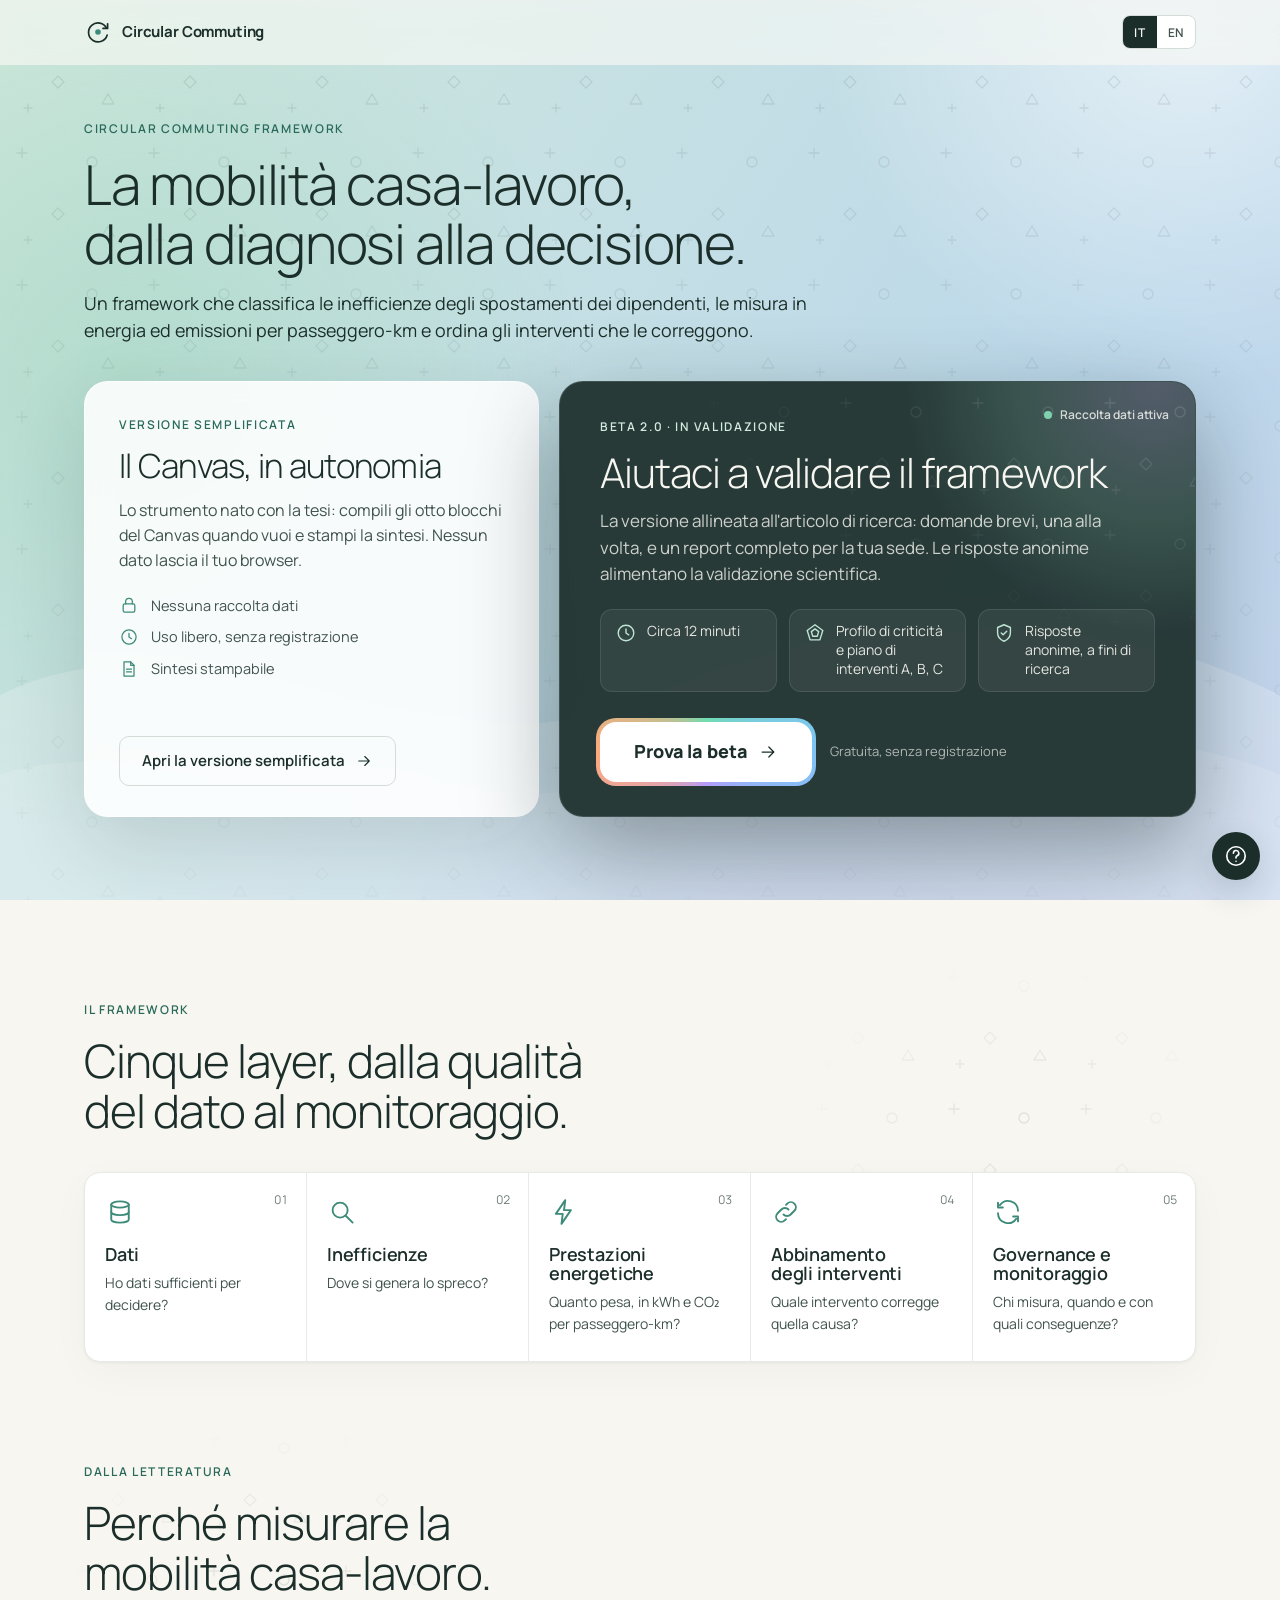
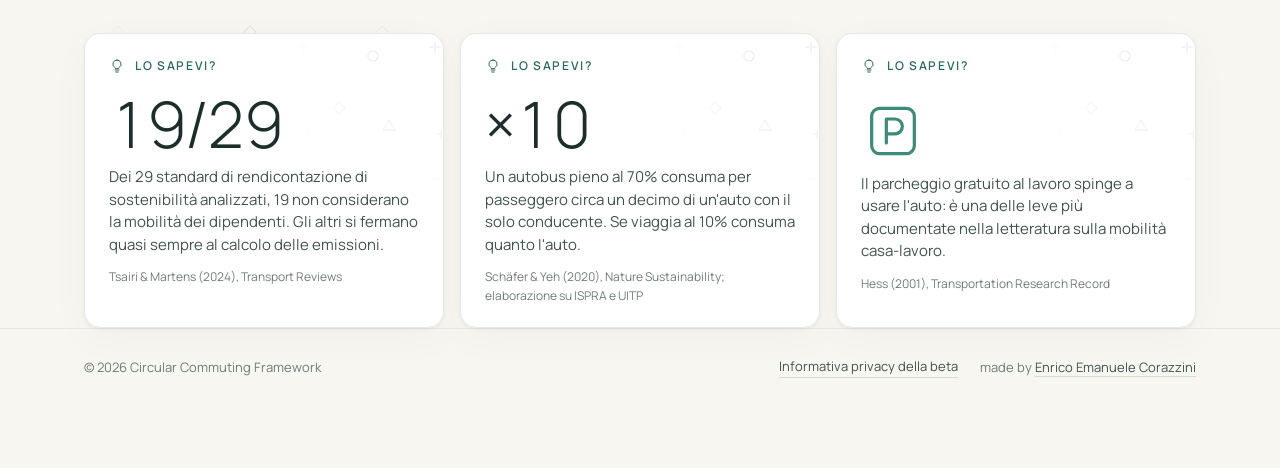
<file: index.html>
<!DOCTYPE html>
<html lang="it">
<head>
<meta charset="UTF-8">
<meta name="viewport" content="width=device-width, initial-scale=1.0">
<title>Circular Commuting Framework — dalla diagnosi alla decisione</title>
<meta name="description" content="Un framework per diagnosticare le inefficienze della mobilità casa-lavoro, misurarle in energia ed emissioni per passeggero-km e ordinare gli interventi che le correggono.">
<meta name="theme-color" content="#1B2E2A">
<link rel="icon" href="favicon.ico" sizes="48x48">
<link rel="icon" href="favicon.svg" type="image/svg+xml">
<link rel="apple-touch-icon" href="apple-touch-icon.png">
<link rel="preload" href="assets/fonts/manrope-var-latin.woff2" as="font" type="font/woff2" crossorigin>
<link rel="stylesheet" href="assets/css/ccf.css">
<link rel="stylesheet" href="assets/css/landing.css">
</head>
<body>

<header class="topbar" id="topbar">
  <div class="container row">
    <a class="brand" href="./">
      <svg class="brand-mark" viewBox="0 0 28 28" aria-hidden="true"><path d="M22.6 10.2A9.5 9.5 0 1 0 23.2 17" fill="none" stroke="currentColor" stroke-width="1.7" stroke-linecap="round"/><path d="M23.6 5.8v4.6H19" fill="none" stroke="currentColor" stroke-width="1.7" stroke-linecap="round" stroke-linejoin="round"/><circle cx="14" cy="14" r="2.8" fill="#3C8A78"/></svg>
      Circular Commuting
    </a>
    <div class="actions">
      <div class="lang-switch" role="group" aria-label="Lingua / Language">
        <button type="button" data-lang="it" aria-pressed="true">IT</button><button type="button" data-lang="en" aria-pressed="false">EN</button>
      </div>
    </div>
  </div>
</header>

<main>
  <section class="hero-split">
    <div class="sea" aria-hidden="true">
      <div class="blob b1"></div><div class="blob b2"></div><div class="blob b3"></div>
      <svg class="waves w1" viewBox="0 0 2880 240" preserveAspectRatio="none"><path d="M0 120C240 60 480 180 720 120S1200 60 1440 120 1920 180 2160 120 2640 60 2880 120V240H0Z"/></svg>
      <svg class="waves w2" viewBox="0 0 2880 240" preserveAspectRatio="none"><path d="M0 140C180 100 540 190 720 140S1260 90 1440 140 1980 190 2160 140 2700 90 2880 140V240H0Z"/></svg>
      <div class="grain"></div>
    </div>

    <div class="container hero-inner">
      <div class="hero-head">
        <span class="eyebrow rise" data-i18n="heroEyebrow">Circular Commuting Framework</span>
        <h1 class="rise-2" data-i18n="heroTitle">La mobilità casa-lavoro, dalla diagnosi alla decisione.</h1>
        <p class="lede rise-3" data-i18n="heroLede">Un framework che classifica le inefficienze degli spostamenti dei dipendenti, le misura in energia ed emissioni per passeggero-km e ordina gli interventi che le correggono.</p>
      </div>

      <div class="split">
        <article class="panel panel-light rise-3">
          <span class="eyebrow" data-i18n="liteEyebrow">Versione semplificata</span>
          <h2 data-i18n="liteTitle">Il Canvas, in autonomia</h2>
          <p data-i18n="liteText">Lo strumento nato con la tesi: compili gli otto blocchi del Canvas quando vuoi e stampi la sintesi. Nessun dato lascia il tuo browser.</p>
          <ul class="panel-list">
            <li><span data-icon="lock"></span><span data-i18n="lite1">Nessuna raccolta dati</span></li>
            <li><span data-icon="clock"></span><span data-i18n="lite2">Uso libero, senza registrazione</span></li>
            <li><span data-icon="report"></span><span data-i18n="lite3">Sintesi stampabile</span></li>
          </ul>
          <div class="panel-cta">
            <a class="btn btn-ghost btn-lg" href="semplificato/" data-href-lang="semplificato/"><span data-i18n="liteCta">Apri la versione semplificata</span><span data-icon="arrowRight"></span></a>
            <span class="panel-note" data-i18n="liteNote" hidden></span>
          </div>
        </article>

        <article class="panel panel-dark rise-4">
          <span class="badge-live"><i></i><span data-i18n="betaLive">Raccolta dati attiva</span></span>
          <span class="eyebrow light" data-i18n="betaEyebrow">Beta 2.0 · in validazione</span>
          <h2 data-i18n="betaTitle">Aiutaci a validare il framework</h2>
          <p data-i18n="betaText">La versione allineata all'articolo di ricerca: domande brevi, una alla volta, e un report completo per la tua sede. Le risposte anonime alimentano la validazione scientifica.</p>
          <ul class="panel-list">
            <li><span data-icon="clock"></span><span data-i18n="beta1">Circa 12 minuti</span></li>
            <li><span data-icon="radar"></span><span data-i18n="beta2">Profilo di criticità e piano di interventi A, B, C</span></li>
            <li><span data-icon="shield"></span><span data-i18n="beta3">Risposte anonime, a fini di ricerca</span></li>
          </ul>
          <div class="panel-cta">
            <a class="btn btn-cta" href="beta/" data-href-lang="beta/"><span data-i18n="betaCta">Prova la beta</span><span data-icon="arrowRight"></span></a>
            <span class="cta-note" data-i18n="betaNote">Gratuita, senza registrazione</span>
          </div>
        </article>
      </div>
    </div>
  </section>

  <section class="section container">
    <div class="section-head">
      <span class="eyebrow" data-i18n="layersEyebrow">Il framework</span>
      <h2 data-i18n="layersTitle">Cinque layer, dalla qualità del dato al monitoraggio.</h2>
    </div>
    <ol class="layers" id="layers"></ol>
  </section>

  <section class="section container">
    <div class="section-head">
      <span class="eyebrow" data-i18n="factsEyebrow">Dalla letteratura</span>
      <h2 data-i18n="factsTitle">Perché misurare la mobilità casa-lavoro.</h2>
    </div>
    <div class="facts" id="facts"></div>
  </section>
</main>

<footer class="site-footer">
  <div class="container row">
    <span>© 2026 Circular Commuting Framework</span>
    <span class="foot-links">
      <a href="beta/?privacy=1" data-href-lang="beta/?privacy=1" data-i18n="footPrivacy">Informativa privacy della beta</a>
      <span>made by <a href="https://linktr.ee/corazzini" target="_blank" rel="noopener">Enrico Emanuele Corazzini</a></span>
    </span>
  </div>
</footer>

<button type="button" class="help-fab" id="help-fab" aria-haspopup="dialog" aria-controls="help-drawer"><span class="pulse"></span><span data-icon="help"></span><span class="sr-only" data-i18n="helpAria">Cosa c'è in questa pagina?</span></button>
<div class="help-drawer" id="help-drawer" role="dialog" aria-modal="true" aria-labelledby="help-title">
  <div class="help-backdrop" data-close-help></div>
  <aside class="help-panel">
    <div class="help-head"><span class="eyebrow"><span data-icon="help"></span><span data-i18n="helpEyebrow">Cosa c'è a schermo</span></span><button type="button" class="help-close" data-close-help aria-label="Chiudi"><span data-icon="close"></span></button></div>
    <div class="help-body" id="help-body"></div>
  </aside>
</div>

<script src="assets/js/icons.js"></script>
<script src="assets/js/content.js"></script>
<script src="assets/js/landing.js"></script>
</body>
</html>
</file>
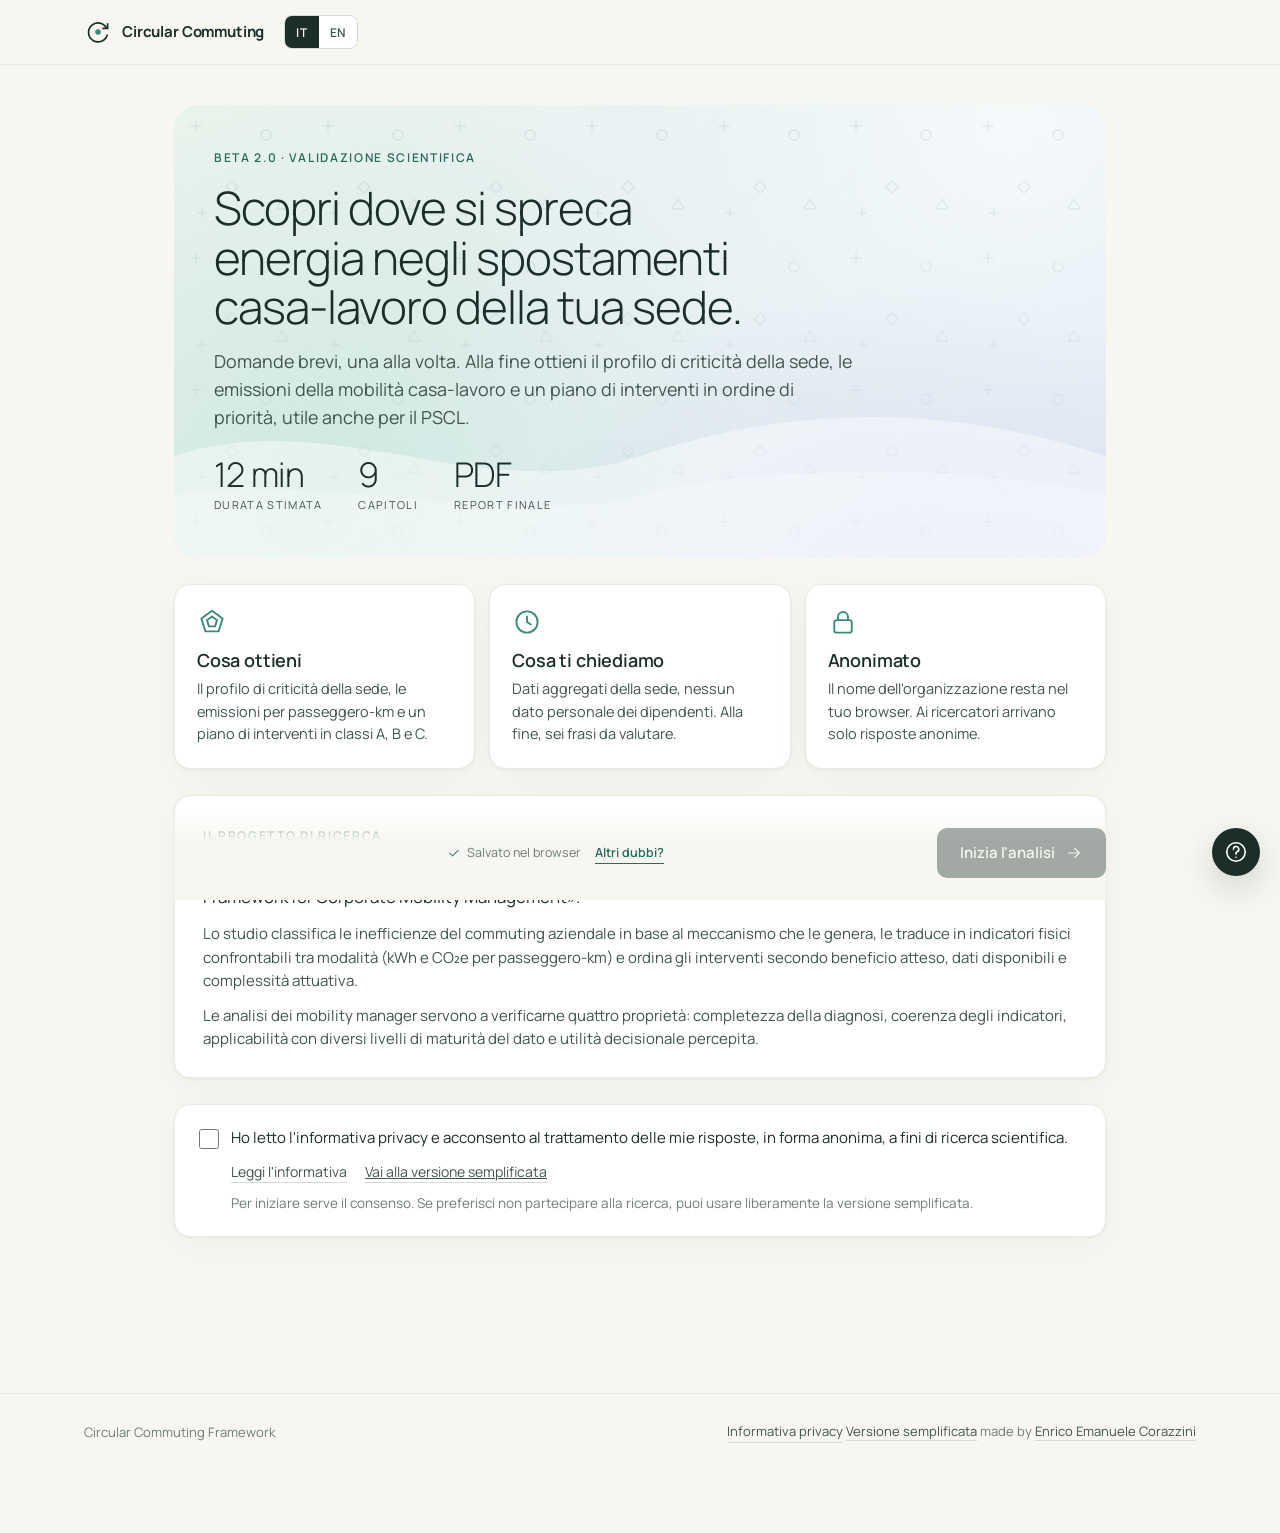
<file: beta/index.html>
<!DOCTYPE html>
<html lang="it">
<head>
<meta charset="UTF-8">
<meta name="viewport" content="width=device-width, initial-scale=1.0, viewport-fit=cover">
<title>Circular Commuting · Beta 2.0</title>
<meta name="description" content="Scopri dove si spreca energia negli spostamenti casa-lavoro della tua sede e quali interventi fare per primi. Versione in validazione scientifica.">
<meta name="theme-color" content="#1B2E2A">
<link rel="icon" href="../favicon.ico" sizes="48x48">
<link rel="icon" href="../favicon.svg" type="image/svg+xml">
<link rel="apple-touch-icon" href="../apple-touch-icon.png">
<link rel="preload" href="../assets/fonts/manrope-var-latin.woff2" as="font" type="font/woff2" crossorigin>
<link rel="stylesheet" href="../assets/css/ccf.css">
<link rel="stylesheet" href="beta.css">
</head>
<body>

<header class="topbar solid">
  <div class="container row">
    <a class="brand" id="brand-link" href="../">
      <svg class="brand-mark" viewBox="0 0 28 28" aria-hidden="true"><path d="M22.6 10.2A9.5 9.5 0 1 0 23.2 17" fill="none" stroke="currentColor" stroke-width="1.7" stroke-linecap="round"/><path d="M23.6 5.8v4.6H19" fill="none" stroke="currentColor" stroke-width="1.7" stroke-linecap="round" stroke-linejoin="round"/><circle cx="14" cy="14" r="2.8" fill="#3C8A78"/></svg>
      <span class="brand-text">Circular Commuting</span>
    </a>
    <div class="rail" id="rail" hidden></div>
    <div class="actions">
      <div class="lang-switch" role="group" aria-label="Lingua / Language">
        <button type="button" data-lang="it" aria-pressed="true">IT</button><button type="button" data-lang="en" aria-pressed="false">EN</button>
      </div>
    </div>
  </div>
</header>

<main id="app" class="app">
  <noscript><p class="container">Per usare la beta serve JavaScript. / JavaScript is required to use the beta.</p></noscript>
</main>

<footer class="site-footer">
  <div class="container row">
    <span data-i18n="footer.version">Beta 2.0</span>
    <span class="foot-links">
      <button type="button" class="linklike" data-act="privacy" data-i18n="footer.privacy">Informativa privacy</button>
      <a href="../semplificato/" data-i18n="footer.lite">Versione semplificata</a>
      <span>made by <a href="https://linktr.ee/corazzini" target="_blank" rel="noopener">Enrico Emanuele Corazzini</a></span>
    </span>
  </div>
</footer>

<button type="button" class="help-fab" id="help-fab" aria-haspopup="dialog" aria-controls="help-drawer">
  <span class="pulse"></span>
  <svg class="ico" viewBox="0 0 24 24" aria-hidden="true"><circle cx="12" cy="12" r="8.5"/><path d="M9.6 9.4a2.5 2.5 0 1 1 3.4 2.4c-.6.3-1 .9-1 1.6v.5"/><path d="M12 16.8h.01"/></svg>
  <span class="sr-only">Cosa c'è in questa schermata?</span>
</button>
<div class="help-drawer" id="help-drawer" role="dialog" aria-modal="true" aria-labelledby="help-title">
  <div class="help-backdrop" data-close-help></div>
  <aside class="help-panel">
    <div class="help-head">
      <span class="eyebrow"><svg class="ico" viewBox="0 0 24 24" aria-hidden="true"><circle cx="12" cy="12" r="8.5"/><path d="M9.6 9.4a2.5 2.5 0 1 1 3.4 2.4c-.6.3-1 .9-1 1.6v.5"/><path d="M12 16.8h.01"/></svg><span id="help-eyebrow">Cosa c'è a schermo</span></span>
      <button type="button" class="help-close" data-close-help aria-label="Chiudi"><svg class="ico" viewBox="0 0 24 24" aria-hidden="true"><path d="M6 6l12 12M18 6 6 18"/></svg></button>
    </div>
    <div class="help-body" id="help-body"></div>
  </aside>
</div>

<dialog id="privacy" aria-labelledby="privacy-title"></dialog>
<div id="print-root"></div>

<script src="../assets/js/icons.js"></script>
<script src="../assets/js/content.js"></script>
<script src="../assets/js/italy-regions.js"></script>
<script src="engine.js"></script>
<script src="i18n.js"></script>
<script src="app.js"></script>
</body>
</html>
</file>
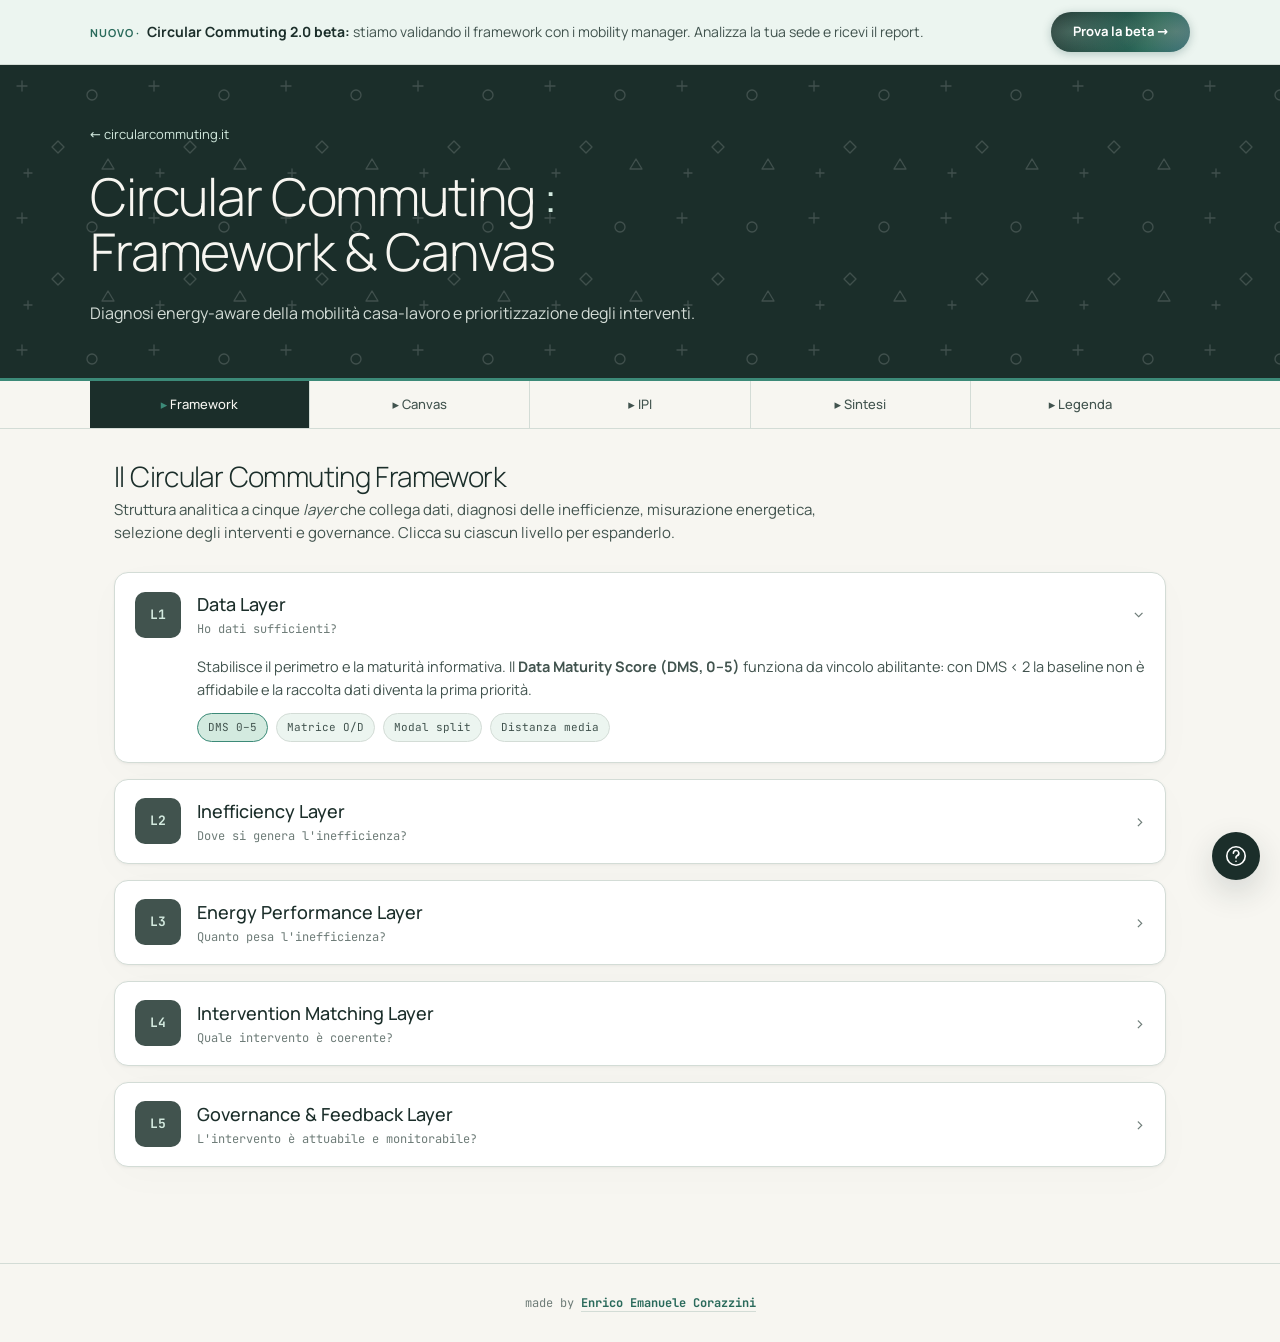
<file: semplificato/index.html>
<!DOCTYPE html>
<html lang="it">
<head>
<meta charset="UTF-8">
<meta name="viewport" content="width=device-width, initial-scale=1.0">
<title>Circular Commuting Canvas — versione semplificata</title>
<meta name="theme-color" content="#1B2E2A">
<link rel="icon" href="../favicon.ico" sizes="48x48">
<link rel="icon" href="../favicon.svg" type="image/svg+xml">
<link rel="apple-touch-icon" href="../apple-touch-icon.png">
<link rel="stylesheet" href="../assets/css/ccf.css">
<style>
@font-face{font-family:'Manrope';font-style:normal;font-weight:200 800;font-display:swap;src:url(../assets/fonts/manrope-var-latin.woff2) format('woff2')}
@font-face{font-family:'JetBrains Mono';font-style:normal;font-weight:400;font-display:swap;src:url(../assets/fonts/jetbrains-mono-400.woff2) format('woff2')}
@font-face{font-family:'JetBrains Mono';font-style:normal;font-weight:700;font-display:swap;src:url(../assets/fonts/jetbrains-mono-700.woff2) format('woff2')}
:root{
  --paper:#F4F8F6;--paper-deep:#E6EDEA;--ink:#0B1F1A;--ink-soft:#1F3A33;
  --stone:#7E948E;--stone-light:#C2D0CB;--signal:#00B26A;--signal-deep:#0E8C57;
  --mint:#6EE7B7;--forest:#0F5E5A;--forest-deep:#073B38;--forest-soft:#1A7B76;
  --lime:#C8FF6B;--sky:#2E8BFF;--sky-deep:#1A5FCF;--sky-soft:#BBE0FF;--ice:#E5F2EE;--coral:#FF7A59;
  --font:'Manrope','Helvetica Neue',Arial,sans-serif;
  --mono:'JetBrains Mono',ui-monospace,'SF Mono',Menlo,monospace;
}
*{box-sizing:border-box;margin:0;padding:0}
body{font-family:var(--font);background:var(--paper);color:var(--ink);line-height:1.5;-webkit-font-smoothing:antialiased}
.mono{font-family:var(--mono)}
.eyebrow{font-family:var(--mono);font-size:12px;letter-spacing:.08em;text-transform:uppercase;color:var(--stone)}

header{background:var(--ink);color:var(--paper);padding:56px 24px 52px;border-bottom:4px solid var(--signal)}
.wrap{max-width:1100px;margin:0 auto}
header h1{font-size:clamp(30px,5vw,52px);font-weight:800;letter-spacing:-.02em;line-height:1.05;margin-top:8px}
header h1 .c{color:var(--signal)}
header .sub{color:var(--stone-light);margin-top:22px;font-size:16px;line-height:1.55}
header .author{margin-top:26px;font-family:var(--mono);font-size:12px;color:var(--mint)}

nav{position:sticky;top:0;z-index:50;background:var(--paper);border-bottom:2px solid var(--ink);box-shadow:0 1px 0 var(--stone-light)}
.tabs{max-width:1100px;margin:0 auto;display:flex;gap:0;flex-wrap:wrap}
.tab{flex:1;min-width:110px;padding:14px 10px;background:none;border:none;border-right:1px solid var(--stone-light);
  font-family:var(--mono);font-size:13px;cursor:pointer;color:var(--ink-soft);font-weight:500;transition:.15s;text-align:center}
.tab:last-child{border-right:none}
.tab:hover{background:var(--ice)}
.tab.active{background:var(--ink);color:var(--paper)}
.tab.active .dot{color:var(--signal)}

main{max-width:1100px;margin:0 auto;padding:32px 24px 80px}
.view{display:none}.view.active{display:block}
h2.sec{font-size:28px;font-weight:800;letter-spacing:-.02em;margin-bottom:6px}
.lead{color:var(--ink-soft);max-width:760px;margin-bottom:28px;font-size:15px}

.layer{border:2px solid var(--ink);border-radius:14px;margin-bottom:16px;overflow:hidden;background:#fff}
.layer-head{padding:18px 20px;cursor:pointer;display:flex;align-items:center;gap:16px;transition:.15s}
.layer-head:hover{background:var(--ice)}
.layer-num{font-family:var(--mono);font-size:13px;font-weight:700;background:var(--forest);color:var(--lime);
  width:46px;height:46px;border-radius:10px;display:flex;align-items:center;justify-content:center;flex-shrink:0}
.layer-titles{flex:1}.layer-titles .t{font-size:18px;font-weight:700}
.layer-titles .q{font-family:var(--mono);font-size:12px;color:var(--stone);margin-top:2px}
.chev{font-size:18px;color:var(--stone);transition:.2s}
.layer.open .chev{transform:rotate(90deg)}
.layer-body{display:none;padding:0 20px 20px 82px;font-size:14.5px;color:var(--ink-soft)}
.layer.open .layer-body{display:block}.layer-body p{margin-bottom:10px}
.layer-body .meta{display:flex;gap:8px;flex-wrap:wrap;margin-top:12px}
.pill{font-family:var(--mono);font-size:11px;padding:5px 10px;border-radius:999px;background:var(--ice);
  border:1px solid var(--stone-light);color:var(--ink-soft)}
.pill.sky{background:var(--sky-soft);border-color:var(--sky)}
.pill.sig{background:var(--mint);border-color:var(--signal)}

.block{border:2px solid var(--ink);border-radius:14px;margin-bottom:20px;background:#fff;overflow:hidden}
.block-head{background:var(--forest-deep);color:var(--paper);padding:14px 20px;display:flex;align-items:center;gap:14px}
.block-head .bn{font-family:var(--mono);font-weight:700;background:var(--signal);color:var(--ink);
  width:34px;height:34px;border-radius:8px;display:flex;align-items:center;justify-content:center;font-size:15px;flex-shrink:0}
.block-head .bt{font-weight:700;font-size:16px;flex:1}
.block-head .bcode{font-family:var(--mono);font-size:12px;color:var(--lime)}
.block-body{padding:20px}
.field{margin-bottom:14px}
.field label{display:block;font-size:13.5px;font-weight:500;margin-bottom:5px;color:var(--ink-soft)}
.field .hint{font-family:var(--mono);font-size:11px;color:var(--stone);font-weight:400}
.field input[type=text],.field input[type=number],.field select,.field textarea{
  width:100%;padding:9px 11px;border:1.5px solid var(--stone-light);border-radius:8px;font-family:var(--font);
  font-size:14px;background:var(--paper);color:var(--ink);transition:.15s}
.field input:focus,.field select:focus,.field textarea:focus{outline:none;border-color:var(--signal);background:#fff}
.grid2{display:grid;grid-template-columns:1fr 1fr;gap:14px}
.grid3{display:grid;grid-template-columns:1fr 1fr 1fr;gap:14px}
@media(max-width:640px){.grid2,.grid3{grid-template-columns:1fr}}

.scorerow{display:grid;grid-template-columns:1fr;gap:6px;padding:11px 0;border-bottom:1px solid var(--ice)}
.scorerow:last-child{border-bottom:none}
.scorerow .lbl{font-size:13.5px;font-weight:500}
.scorerow select{padding:8px 10px;border:1.5px solid var(--stone-light);border-radius:7px;font-family:var(--font);font-size:13.5px;background:var(--paper);width:100%}

.scoreout{margin-top:16px;padding:16px 18px;border-radius:12px;background:var(--ink);color:var(--paper);
  display:flex;align-items:center;gap:18px;flex-wrap:wrap}
.scoreout .val{font-family:var(--mono);font-size:34px;font-weight:800;line-height:1}
.scoreout .val .u{font-size:15px;color:var(--stone-light)}
.scoreout .band{flex:1;min-width:180px}
.scoreout .band .name{font-weight:700;font-size:15px}
.scoreout .band .name.crit{color:var(--coral)}
.scoreout .band .name.good{color:var(--mint)}
.scoreout .band .name.mid{color:var(--lime)}
.scoreout .band .reco{font-size:12.5px;color:var(--stone-light);margin-top:3px;font-family:var(--mono)}
.scoreout .bar{flex-basis:100%;height:8px;border-radius:4px;background:rgba(255,255,255,.15);overflow:hidden;margin-top:4px}
.scoreout .bar i{display:block;height:100%;background:var(--signal);transition:width .3s}
.note{font-size:12.5px;color:var(--stone);font-style:italic;margin-top:12px;line-height:1.45}
.warn{background:#FFF3EE;border:1.5px solid var(--coral);color:#8A3318;padding:10px 13px;border-radius:9px;
  font-size:13px;margin-top:12px;display:none}
.warn.show{display:block}
.formula{font-family:var(--mono);font-size:12.5px;background:var(--ice);border-left:3px solid var(--signal);
  padding:9px 13px;border-radius:0 8px 8px 0;margin:10px 0;color:var(--ink-soft)}

/* CALCOLATORE BASELINE */
.modalrow{display:grid;grid-template-columns:1.4fr 90px 110px;gap:10px;align-items:center;padding:8px 0;border-bottom:1px solid var(--ice)}
.modalrow .mname{font-size:13px}
.modalrow .mfact{font-family:var(--mono);font-size:11px;color:var(--stone);text-align:right}
.modalrow input{padding:7px;border:1.5px solid var(--stone-light);border-radius:7px;font-family:var(--mono);text-align:center;width:100%}
@media(max-width:640px){.modalrow{grid-template-columns:1fr 70px 80px}}
.kpibox{display:grid;grid-template-columns:repeat(auto-fit,minmax(130px,1fr));gap:12px;margin-top:16px}
.kpitile{border-radius:10px;padding:14px;text-align:center;background:var(--forest-deep);color:var(--paper)}
.kpitile .k{font-family:var(--mono);font-size:11px;color:var(--mint);text-transform:uppercase}
.kpitile .v{font-family:var(--mono);font-size:24px;font-weight:800;margin-top:4px}
.kpitile .u{font-size:11px;color:var(--stone-light)}

.diag-row{border:1.5px solid var(--stone-light);border-radius:11px;padding:13px 15px;margin-bottom:11px;background:#fff}
.diag-head{display:flex;align-items:center;gap:10px;margin-bottom:6px}
.diag-code{font-family:var(--mono);font-weight:700;font-size:13px;color:var(--forest);flex-shrink:0}
.diag-name{font-weight:600;font-size:14px;flex:1}
.diag-badge{font-family:var(--mono);font-size:12px;font-weight:700;padding:3px 10px;border-radius:999px}
.diag-badge.b1{background:#EAF7F0;color:var(--signal-deep)}
.diag-badge.b2{background:#D8F0E4;color:var(--signal-deep)}
.diag-badge.b3{background:#FFF3CC;color:#8a6d00}
.diag-badge.b4{background:#FFE0D5;color:#8A3318}
.diag-badge.b5{background:#FFCFC2;color:#8A3318}
.diag-badge.na{background:var(--paper-deep);color:var(--stone)}
.diag-why{font-size:12.5px;color:var(--ink-soft);line-height:1.45}
.diag-why .src{font-family:var(--mono);font-size:11px;color:var(--stone)}
.diag-override{margin-top:9px;display:flex;align-items:center;gap:8px;flex-wrap:wrap;font-size:12px;color:var(--stone)}
.diag-override select{padding:5px 8px;border:1.5px solid var(--stone-light);border-radius:6px;font-family:var(--font);font-size:12px;background:var(--paper)}
.diag-override input{flex:1;min-width:140px;padding:5px 8px;border:1.5px solid var(--stone-light);border-radius:6px;font-family:var(--font);font-size:12px}
.diag-row.edited{border-color:var(--sky)}
.diag-row.edited .diag-code::after{content:" ✎ corretto";font-size:10px;color:var(--sky-deep)}
.diag-recall{border:2px solid var(--forest);border-radius:14px;background:var(--ice);padding:18px 20px;margin-bottom:24px}
.diag-recall h3{font-size:15px;font-weight:700;color:var(--forest-deep);margin-bottom:4px}
.diag-recall .sub{font-size:12.5px;color:var(--ink-soft);margin-bottom:14px}
.dr-list{display:flex;flex-direction:column;gap:9px}
.dr-item{display:flex;align-items:flex-start;gap:11px;background:#fff;border:1.5px solid var(--stone-light);border-radius:10px;padding:11px 13px}
.dr-badge{font-family:var(--mono);font-size:11px;font-weight:700;padding:3px 9px;border-radius:999px;white-space:nowrap;flex-shrink:0;margin-top:1px}
.dr-badge.b4{background:#FFE0D5;color:#8A3318}.dr-badge.b5{background:#FFCFC2;color:#8A3318}
.dr-badge.b3{background:#FFF3CC;color:#8a6d00}
.dr-body{flex:1;min-width:0}
.dr-body .dn{font-weight:600;font-size:13.5px}
.dr-body .di{font-size:12.5px;color:var(--ink-soft);margin-top:2px}
.dr-add{background:var(--forest);color:var(--lime);border:none;padding:7px 13px;border-radius:8px;font-family:var(--mono);font-size:11.5px;font-weight:600;cursor:pointer;white-space:nowrap;flex-shrink:0;align-self:center;transition:.15s}
.dr-add:hover{background:var(--forest-deep)}
.dr-add.done{background:var(--signal);color:var(--ink);pointer-events:none}
.dr-empty{font-size:13px;color:var(--ink-soft);font-style:italic}
.dr-allbtn{margin-top:14px;background:var(--signal);color:var(--ink);border:none;padding:10px 16px;border-radius:9px;font-family:var(--mono);font-size:12.5px;font-weight:700;cursor:pointer}
.dr-allbtn:hover{background:var(--signal-deep);color:#fff}
.ipi-explain{display:grid;grid-template-columns:1fr 1fr;gap:12px;margin-bottom:24px}
@media(max-width:640px){.ipi-explain{grid-template-columns:1fr}}
.ie-item{display:flex;gap:12px;align-items:flex-start;border:1.5px solid var(--stone-light);border-radius:12px;padding:14px;background:#fff;font-size:13px;color:var(--ink-soft);line-height:1.45}
.ie-ico{flex-shrink:0;width:28px;height:28px;border-radius:8px;color:#fff;font-family:var(--mono);font-weight:800;font-size:18px;display:flex;align-items:center;justify-content:center}

.intv{border:2px solid var(--ink);border-radius:14px;padding:0;margin-bottom:20px;background:#fff;overflow:hidden}
.intv .ihead{display:flex;gap:10px;align-items:center;padding:14px 16px;background:var(--ice)}
.intv .ihead select{flex:1;padding:10px 12px;border:1.5px solid var(--ink);border-radius:8px;font-family:var(--font);font-size:14px;font-weight:600;background:#fff}
.intv .ihead .rm{background:none;border:none;color:var(--coral);cursor:pointer;font-size:24px;font-weight:700;padding:0 6px;line-height:1}
.intv .imeta{font-family:var(--mono);font-size:11px;color:var(--stone);padding:8px 16px 0}
.intv .qbody{padding:8px 16px 16px}
.qcard{padding:14px 0;border-bottom:1px solid var(--ice)}
.qcard:last-child{border-bottom:none}
.qcard .q-num{font-family:var(--mono);font-size:11px;color:var(--signal-deep);font-weight:700}
.qcard .q-txt{font-size:14.5px;font-weight:600;margin:2px 0 4px}
.qcard .q-sub{font-size:12px;color:var(--stone);margin-bottom:9px}
.qcard select{width:100%;padding:10px 12px;border:1.5px solid var(--stone-light);border-radius:8px;font-family:var(--font);font-size:13.5px;background:var(--paper)}
.qcard select:focus{outline:none;border-color:var(--signal);background:#fff}
.qcard.denom .q-num{color:var(--coral)}
.tagdir{font-family:var(--mono);font-size:10px;padding:2px 7px;border-radius:999px;margin-left:6px;vertical-align:middle}
.tagdir.up{background:var(--mint);color:var(--ink)}
.tagdir.down{background:#FFE0D5;color:#8A3318}
.ipiout{display:flex;align-items:center;gap:14px;margin:14px 16px 16px;padding:14px 16px;border-radius:10px;background:var(--ink);color:var(--paper);flex-wrap:wrap}
.ipiout .num{font-family:var(--mono);font-size:28px;font-weight:800}
.ipiout .verdict{flex:1;min-width:160px;font-size:13px;color:var(--stone-light)}
.ipiout .verdict b{color:var(--paper)}
.prio{font-family:var(--mono);font-weight:700;font-size:13px;padding:6px 13px;border-radius:999px}
.prio.A{background:var(--signal);color:var(--ink)}
.prio.B{background:var(--lime);color:var(--ink)}
.prio.C{background:var(--stone-light);color:var(--ink-soft)}
.addbtn{background:var(--sky);color:#fff;border:none;padding:11px 18px;border-radius:9px;font-family:var(--mono);
  font-size:13px;font-weight:600;cursor:pointer;transition:.15s}
.addbtn:hover{background:var(--sky-deep)}

.sumcard{border:2px solid var(--ink);border-radius:14px;padding:22px;background:#fff;margin-bottom:18px}
.sumgrid{display:grid;grid-template-columns:repeat(auto-fit,minmax(140px,1fr));gap:12px;margin-top:14px}
.sumtile{border:1.5px solid var(--stone-light);border-radius:10px;padding:13px;text-align:center;background:var(--paper)}
.sumtile .lab{font-family:var(--mono);font-size:11px;color:var(--stone);text-transform:uppercase;letter-spacing:.05em}
.sumtile .v{font-family:var(--mono);font-size:26px;font-weight:800;margin-top:4px}
.sumtile .b{font-size:11.5px;margin-top:2px;font-weight:600}
.actions{display:flex;gap:12px;flex-wrap:wrap;margin-top:8px}
.btn{padding:11px 20px;border-radius:9px;font-family:var(--mono);font-size:13px;font-weight:600;cursor:pointer;border:2px solid var(--ink);transition:.15s}
.btn.primary{background:var(--ink);color:var(--paper)}.btn.primary:hover{background:var(--forest)}
.btn.ghost{background:none;color:var(--ink)}.btn.ghost:hover{background:var(--ice)}
.empty{color:var(--stone);font-size:14px;font-style:italic}

/* LEGENDA */
.legtable{width:100%;border-collapse:collapse;margin-bottom:24px;font-size:13.5px}
.legtable th{text-align:left;padding:10px 12px;background:var(--forest-deep);color:var(--paper);font-family:var(--mono);font-size:12px;font-weight:600}
.legtable th:first-child{border-radius:8px 0 0 0}.legtable th:last-child{border-radius:0 8px 0 0}
.legtable td{padding:10px 12px;border-bottom:1px solid var(--ice);vertical-align:top}
.legtable tr:last-child td{border-bottom:none}
.legtable .code{font-family:var(--mono);font-weight:700;color:var(--forest);white-space:nowrap}
.legtable .scale{font-family:var(--mono);font-size:12px;color:var(--stone);white-space:nowrap}
.legcard{border:2px solid var(--ink);border-radius:14px;overflow:hidden;margin-bottom:24px;background:#fff}
.legcard h3{background:var(--ink);color:var(--paper);padding:13px 18px;font-size:15px;font-weight:700}
.legcard .lc-body{padding:4px 18px 8px}
.bandlegend{display:flex;flex-wrap:wrap;gap:8px;margin:14px 0}
.bandchip{font-family:var(--mono);font-size:12px;padding:6px 12px;border-radius:8px;border:1.5px solid var(--stone-light)}
.bandchip.b1{background:#EAF7F0}.bandchip.b2{background:#D8F0E4}.bandchip.b3{background:#FFF3CC}
.bandchip.b4{background:#FFE0D5}.bandchip.b5{background:#FFCFC2}

footer{text-align:center;padding:30px;color:var(--stone);font-family:var(--mono);font-size:12px;border-top:1px solid var(--stone-light)}
footer a{color:var(--signal-deep);font-weight:600;text-decoration:none;border-bottom:1px solid var(--stone-light);transition:.15s}
footer a:hover{color:var(--forest);border-bottom-color:var(--signal)}
/* ===== REPORT (vista Sintesi) ===== */
#report{border:2px solid var(--ink);border-radius:16px;overflow:hidden;background:#fff}
.rep-head{background:var(--ink);color:var(--paper);padding:26px 28px}
.rep-eyebrow{font-family:var(--mono);font-size:11px;letter-spacing:.1em;text-transform:uppercase;color:var(--mint)}
.rep-title{font-size:24px;font-weight:800;letter-spacing:-.01em;margin-top:10px;line-height:1.1}
.rep-date{font-family:var(--mono);font-size:12px;color:var(--stone-light);margin-top:8px}
.rep-section{padding:22px 28px;border-bottom:1px solid var(--paper-deep)}
.rep-section:last-of-type{border-bottom:none}
.rep-h{font-family:var(--mono);font-size:12px;letter-spacing:.06em;text-transform:uppercase;color:var(--forest);font-weight:700;margin-bottom:16px}
.rep-scores{display:grid;grid-template-columns:repeat(3,1fr);gap:14px}
@media(max-width:640px){.rep-scores{grid-template-columns:1fr 1fr}}
.rep-score{border:1.5px solid var(--stone-light);border-radius:11px;padding:13px 14px}
.rep-score .rs-lab{font-family:var(--mono);font-size:11px;color:var(--stone);text-transform:uppercase;letter-spacing:.04em}
.rep-score .rs-val{font-family:var(--mono);font-size:28px;font-weight:800;line-height:1.1;margin:3px 0 5px}
.rep-score .rs-band{font-size:12px;font-weight:600}
.rep-score .rs-bar{height:6px;border-radius:3px;background:var(--paper-deep);overflow:hidden;margin-top:7px}
.rep-score .rs-bar i{display:block;height:100%}
.rep-score.crit .rs-val{color:var(--coral)}
.rep-score.good .rs-val{color:var(--signal-deep)}
.rep-ineff-item{display:flex;align-items:center;gap:12px;padding:10px 0;border-bottom:1px solid var(--paper-deep)}
.rep-ineff-item:last-child{border-bottom:none}
.rep-ineff-item .ri-code{font-family:var(--mono);font-weight:700;color:var(--forest);width:34px;flex-shrink:0}
.rep-ineff-item .ri-bar{flex:1;height:14px;border-radius:7px;background:var(--paper-deep);overflow:hidden;position:relative;min-width:80px}
.rep-ineff-item .ri-bar i{display:block;height:100%;border-radius:7px}
.rep-ineff-item .ri-name{flex:1.4;font-size:13px;min-width:0}
.rep-ineff-item .ri-val{font-family:var(--mono);font-weight:700;font-size:13px;width:62px;text-align:right;flex-shrink:0}
.rep-ipi-row{display:flex;align-items:center;gap:12px;padding:11px 0;border-bottom:1px solid var(--paper-deep)}
.rep-ipi-row:last-child{border-bottom:none}
.rep-ipi-row .rank{font-family:var(--mono);color:var(--stone);font-size:13px;width:26px;flex-shrink:0}
.rep-ipi-row .rname{flex:1;font-size:13.5px;font-weight:600}
.rep-ipi-row .rnum{font-family:var(--mono);font-weight:800;font-size:17px}
.rep-foot{padding:18px 28px;background:var(--paper);font-family:var(--mono);font-size:11px;color:var(--stone);text-align:center;line-height:1.5}
.no-print{}

/* ===== MOBILE ===== */
@media(max-width:760px){
  header{padding:34px 18px 30px}
  header h1{font-size:30px}
  header .sub{font-size:14px;margin-top:16px}
  nav{overflow-x:auto;-webkit-overflow-scrolling:touch}
  .tabs{flex-wrap:nowrap;min-width:max-content}
  .tab{flex:0 0 auto;min-width:auto;padding:13px 16px;font-size:13px}
  main{padding:24px 16px 64px}
  h2.sec{font-size:23px}
  .lead{font-size:14px;margin-bottom:22px}
  .layer-head{padding:15px 15px;gap:12px}
  .layer-num{width:40px;height:40px}
  .layer-titles .t{font-size:16px}
  .layer-body{padding:0 15px 18px 15px}
  .block-body{padding:16px}
  .block-head{padding:13px 15px}
  .block-head .bt{font-size:15px}
  .formula{font-size:11.5px;padding:8px 11px;overflow-x:auto}
  .scorerow select{font-size:16px;padding:10px}
  .modalrow{grid-template-columns:1fr;gap:6px;padding:12px 0}
  .modalrow .mfact{text-align:left}
  .modalrow input{text-align:left;font-size:16px}
  .modalrow > div:last-child{font-size:11px}
  .kpibox{grid-template-columns:1fr 1fr}
  .diag-override{flex-direction:column;align-items:stretch;gap:6px}
  .diag-override input,.diag-override select{width:100%}
  .diag-badge{font-size:11px}
  .ipi-explain{grid-template-columns:1fr}
  .intv .ihead{flex-wrap:wrap}
  .intv .ihead select{font-size:14px;min-width:0}
  .dr-item{flex-wrap:wrap}
  .dr-add{width:100%;align-self:stretch;padding:9px}
  .field input,.field select,.field textarea,.qcard select{font-size:16px}
  .rep-head{padding:20px 18px}
  .rep-title{font-size:20px}
  .rep-section{padding:18px}
  .rep-foot{padding:16px 18px}
  .actions{flex-direction:column}
  .btn{width:100%;text-align:center}
  .legcard .lc-body{overflow-x:visible}
  .legtable{min-width:0;display:block}
  .legtable tr:first-child{display:none}
  .legtable tr{display:block;border:1.5px solid var(--stone-light);border-radius:10px;padding:11px 13px;margin-bottom:10px;background:var(--paper)}
  .legtable td{display:block;border:none;padding:2px 0;font-size:13.5px;color:var(--ink-soft)}
  .legtable td:first-child{font-weight:700;color:var(--ink);font-size:14.5px;margin-bottom:3px}
  .legtable td.code:first-child{font-family:var(--mono);color:var(--forest)}
  .legtable td.scale:not(:first-child){font-family:var(--mono);font-size:12px;color:var(--stone)}
  .bandlegend{gap:6px}
  .bandchip{font-size:11.5px;padding:5px 9px}
}
@media(max-width:420px){
  .kpibox{grid-template-columns:1fr}
  .rep-scores{grid-template-columns:1fr 1fr}
  header h1{font-size:26px}
}

/* ===== STAMPA: solo il report ===== */
@media print{
  @page{margin:14mm}
  body{background:#fff}
  nav,header,footer,.no-print,#view-ccf,#view-canvas,#view-ipi,#view-leg{display:none!important}
  main{padding:0;max-width:none}
  #view-sum{display:block!important}
  #view-sum>h2,#view-sum>.lead{display:none}
  #report{border:none;border-radius:0}
  .rep-head{background:#0B1F1A!important;-webkit-print-color-adjust:exact;print-color-adjust:exact}
  .rep-score,.rep-ineff-item .ri-bar,.rep-ineff-item .ri-bar i,.rep-score .rs-bar i,.prio{-webkit-print-color-adjust:exact;print-color-adjust:exact}
  .rep-section{break-inside:avoid}
}

/* ===== BANNER BETA 2.0 ===== */
.beta-banner{background:var(--ice);border-bottom:1px solid var(--stone-light);padding:12px 24px}
.beta-banner-in{display:flex;align-items:center;justify-content:space-between;gap:12px 22px;flex-wrap:wrap}
.beta-banner p{flex:1;min-width:240px;font-size:14px;line-height:1.45;color:var(--ink-soft)}
.beta-banner strong{color:var(--ink)}
.beta-new{font-family:var(--mono);font-size:11px;font-weight:700;letter-spacing:.08em;color:var(--signal-deep);margin-right:4px}
.wave-btn{position:relative;isolation:isolate;overflow:hidden;display:inline-block;padding:10px 22px;border-radius:999px;color:#fff;
  font-family:var(--mono);font-size:13px;font-weight:700;text-decoration:none;white-space:nowrap;
  background:linear-gradient(115deg,#073B38 0%,#0F5E5A 22%,#1A5FCF 45%,#1A7B76 68%,#0B7550 85%,#073B38 100%);
  background-size:320% 100%;animation:ccWave 16s ease-in-out infinite alternate;box-shadow:0 2px 10px rgba(7,59,56,.25)}
.wave-btn::after{content:"";position:absolute;inset:-40%;z-index:-1;
  background:radial-gradient(40% 60% at 30% 50%,rgba(46,139,255,.28),transparent 70%),radial-gradient(35% 55% at 72% 50%,rgba(0,178,106,.22),transparent 70%);
  animation:ccSwell 11s ease-in-out infinite alternate}
.wave-btn:hover{filter:brightness(1.1)}
.wave-btn:focus-visible{outline:3px solid var(--signal);outline-offset:3px}
@keyframes ccWave{0%{background-position:0% 50%}100%{background-position:100% 50%}}
@keyframes ccSwell{0%{transform:translate(-12%,4%) scale(1)}100%{transform:translate(12%,-4%) scale(1.15)}}
@media (prefers-reduced-motion:reduce){.wave-btn,.wave-btn::after{animation:none}}
@media(max-width:760px){.beta-banner{padding:12px 16px}.wave-btn{width:100%;text-align:center}}
@media print{.beta-banner{display:none!important}}

/* ===== RESTYLING 2026: design system condiviso (assets/css/ccf.css), contenuti e calcoli invariati ===== */
:root{
  --paper:#F7F6F1;--paper-deep:#E7EBE6;--ink:#1B2E2A;--ink-soft:#41534E;
  --stone:#6E7C78;--stone-light:#D3DCD6;--signal:#3C8A78;--signal-deep:#2A6A5B;
  --mint:#D3EADF;--forest:#41534E;--forest-deep:#1B2E2A;--forest-soft:#3C8A78;
  --lime:#D3EADF;--sky:#3F7196;--sky-deep:#2A6A5B;--sky-soft:#E1EDF6;--ice:#ECF5F0;--coral:#D0625A;
  --font:'Manrope',ui-sans-serif,system-ui,-apple-system,'Segoe UI',sans-serif;
}
header{border-bottom:3px solid var(--signal);background-color:var(--ink);background-image:var(--marks-light);background-size:132px 132px}
header h1,h2.sec{font-weight:300;letter-spacing:-.022em}
header h1{color:var(--paper)}
header h1 .c{color:var(--mint)}
.home-link{display:inline-flex;align-items:center;gap:8px;font-family:var(--font);font-size:13px;color:var(--mint);text-decoration:none;margin-bottom:18px}
.home-link:hover{text-decoration:underline}
nav{border-bottom:1px solid var(--stone-light);box-shadow:none}
.tab{font-family:var(--font);font-weight:500}
.layer,.block,.intv,.sumcard,.legcard,#report{border:1px solid var(--stone-light);box-shadow:0 1px 3px rgba(0,0,0,.05),0 10px 40px rgba(0,0,0,.02)}
.layer-titles .t,.block-head .bt{font-weight:500}
.block-head .bn{color:#fff}
/* caselle KPI allineate anche quando le etichette vanno a capo */
.kpibox{align-items:stretch}
.kpitile{display:flex;flex-direction:column;align-items:center}
.kpitile .k{min-height:2.8em;display:flex;align-items:flex-end;justify-content:center;line-height:1.3}
.btn{border-width:1px;font-family:var(--font)}
.qcard select,.field input,.field select,.field textarea,.scorerow select{border-width:1px;background:#fff}
.beta-banner{background:var(--ice);border-bottom:1px solid var(--stone-light)}
.beta-new{font-family:var(--font);color:var(--signal-deep)}
.wave-btn{font-family:var(--font);background:linear-gradient(115deg,#1B2E2A 0%,#2A6A5B 24%,#3F7196 46%,#6A5CA6 68%,#2A6A5B 86%,#1B2E2A 100%);background-size:320% 100%}
.wave-btn::after{background:radial-gradient(40% 60% at 30% 50%,rgba(191,230,212,.24),transparent 70%),radial-gradient(35% 55% at 72% 50%,rgba(246,204,178,.2),transparent 70%)}
.help-eyebrow{font-size:12px;font-weight:500;letter-spacing:.14em;text-transform:uppercase;color:var(--signal)}
@media print{.help-fab,.help-drawer{display:none!important}}
</style>
</head>
<body>

<div class="beta-banner" role="region" aria-label="Circular Commuting 2.0 beta">
  <div class="wrap beta-banner-in">
    <p><span class="beta-new">NUOVO ·</span> <strong>Circular Commuting 2.0 beta:</strong> stiamo validando il framework con i mobility manager. Analizza la tua sede e ricevi il report.</p>
    <a class="wave-btn" href="../beta/">Prova la beta →</a>
  </div>
</div>

<header>
  <div class="wrap">
    <a class="home-link" href="../">← circularcommuting.it</a>
    <h1>Circular Commuting <span class="c">:</span><br>Framework &amp; Canvas</h1>
    <p class="sub">Diagnosi energy-aware della mobilità casa-lavoro e prioritizzazione degli interventi.</p>
  </div>
</header>

<nav>
  <div class="tabs">
    <button class="tab active" data-view="ccf"><span class="dot">▸</span> Framework</button>
    <button class="tab" data-view="canvas"><span class="dot">▸</span> Canvas</button>
    <button class="tab" data-view="ipi"><span class="dot">▸</span> IPI</button>
    <button class="tab" data-view="sum"><span class="dot">▸</span> Sintesi</button>
    <button class="tab" data-view="leg"><span class="dot">▸</span> Legenda</button>
  </div>
</nav>

<main>

<!-- VIEW 1: FRAMEWORK -->
<section class="view active" id="view-ccf">
  <h2 class="sec">Il Circular Commuting Framework</h2>
  <p class="lead">Struttura analitica a cinque <em>layer</em> che collega dati, diagnosi delle inefficienze, misurazione energetica, selezione degli interventi e governance. Clicca su ciascun livello per espanderlo.</p>
  <div class="layer" id="L1"><div class="layer-head"><div class="layer-num">L1</div><div class="layer-titles"><div class="t">Data Layer</div><div class="q">Ho dati sufficienti?</div></div><div class="chev">›</div></div>
    <div class="layer-body"><p>Stabilisce il perimetro e la maturità informativa. Il <strong>Data Maturity Score (DMS, 0–5)</strong> funziona da vincolo abilitante: con DMS &lt; 2 la baseline non è affidabile e la raccolta dati diventa la prima priorità.</p>
    <div class="meta"><span class="pill sig">DMS 0–5</span><span class="pill">Matrice O/D</span><span class="pill">Modal split</span><span class="pill">Distanza media</span></div></div></div>
  <div class="layer" id="L2"><div class="layer-head"><div class="layer-num">L2</div><div class="layer-titles"><div class="t">Inefficiency Layer</div><div class="q">Dove si genera l'inefficienza?</div></div><div class="chev">›</div></div>
    <div class="layer-body"><p>Applica la tassonomia delle cinque inefficienze circolari: <strong>I1</strong> capacità sottoutilizzata, <strong>I2</strong> duplicazione modale, <strong>I3</strong> mismatch temporale, <strong>I4</strong> frizione di ultimo miglio, <strong>I5</strong> domanda evitabile. Gli score MNS, ACC e CDR qualificano le condizioni che le generano.</p>
    <div class="meta"><span class="pill">I1–I5</span><span class="pill sky">MNS</span><span class="pill sky">ACC</span><span class="pill sky">CDR</span></div></div></div>
  <div class="layer" id="L3"><div class="layer-head"><div class="layer-num">L3</div><div class="layer-titles"><div class="t">Energy Performance Layer</div><div class="q">Quanto pesa l'inefficienza?</div></div><div class="chev">›</div></div>
    <div class="layer-body"><p>Quantifica le performance energetico-emissive <em>well-to-wheel</em>. KPI centrale: <strong>intensità energetica (kWh/pax-km)</strong>, affiancata da <strong>intensità emissiva (gCO₂e/pax-km)</strong> — aggancio allo Scope 3 cat. 7 — e dal <strong>load factor</strong>. I valori sono stimati dal Canvas a partire dai fattori per modalità (Tab. 2.1).</p>
    <div class="meta"><span class="pill sig">kWh/pax-km</span><span class="pill">gCO₂e/pax-km</span><span class="pill">tCO₂e annue</span><span class="pill">Load factor</span></div></div></div>
  <div class="layer" id="L4"><div class="layer-head"><div class="layer-num">L4</div><div class="layer-titles"><div class="t">Intervention Matching Layer</div><div class="q">Quale intervento è coerente?</div></div><div class="chev">›</div></div>
    <div class="layer-body"><p>Collega ogni inefficienza prevalente agli interventi coerenti tramite la matrice inefficienza/intervento (Tab. 5.5). Vincolo centrale: nessun intervento è proposto se non è collegato a un'inefficienza diagnosticata.</p>
    <div class="meta"><span class="pill">I1 → load factor / carpooling</span><span class="pill">I2 → servizi condivisi / coalizione</span><span class="pill">I3 → microtransit / TPL</span><span class="pill">I4 → shuttle / e-bike</span><span class="pill">I5 → smart working / coworking</span></div></div></div>
  <div class="layer" id="L5"><div class="layer-head"><div class="layer-num">L5</div><div class="layer-titles"><div class="t">Governance &amp; Feedback Layer</div><div class="q">L'intervento è attuabile e monitorabile?</div></div><div class="chev">›</div></div>
    <div class="layer-body"><p>Valuta la complessità con il <strong>GCS (1–5)</strong> e ordina gli interventi con l'<strong>IPI</strong> in classi A/B/C. Con GCS ≥ 4 serve un piano di governance esplicito. Chiude col feedback loop, idealmente sulle scadenze del PSCL.</p>
    <div class="meta"><span class="pill sig">GCS 1–5</span><span class="pill sky">IPI</span><span class="pill">Priorità A/B/C</span><span class="pill">Feedback loop</span></div></div></div>
</section>

<!-- VIEW 2: CANVAS -->
<section class="view" id="view-canvas">
  <h2 class="sec">Il Circular Commuting Canvas</h2>
  <p class="lead">Otto blocchi sequenziali: ogni blocco produce uno score che alimenta il successivo. Gli score si calcolano automaticamente. La ponderazione delle voci è uniforme (scelta di prima applicazione).</p>

  <div class="block"><div class="block-head"><div class="bn">1</div><div class="bt">Profilo Organizzativo e Maturità del Dato</div><div class="bcode">DMS</div></div>
    <div class="block-body">
      <div class="grid2">
        <div class="field"><label>Organizzazione</label><input type="text" id="org"></div>
        <div class="field"><label>Sede analizzata</label><input type="text" id="sede"></div>
        <div class="field"><label>N. dipendenti sede</label><input type="number" id="ndip" min="0"></div>
        <div class="field"><label>% dipendenti su turni</label><input type="number" id="pturni" min="0" max="100"></div>
      </div>
      <div class="field"><label>Data Maturity Score</label>
        <select id="dms" onchange="calcDMS()">
          <option value="">— seleziona —</option>
          <option value="0">DMS 0 · nessun dato strutturato</option>
          <option value="1">DMS 1 · questionario base / dati generici</option>
          <option value="2">DMS 2 · dati O/D aggregati</option>
          <option value="3">DMS 3 · O/D + turni + modalità</option>
          <option value="4">DMS 4 · integrati con TPL, GIS, accessibilità</option>
          <option value="5">DMS 5 · monitoraggio periodico / dashboard</option>
        </select></div>
      <div class="scoreout" id="out-dms" style="display:none"><div class="val" id="dms-val">–<span class="u">/5</span></div><div class="band"><div class="name" id="dms-name">—</div><div class="reco" id="dms-reco"></div></div></div>
      <div class="warn" id="dms-warn">⚠ DMS &lt; 2 → la raccolta dati è la prima priorità. Gli interventi data-intensive non potranno avere Data Readiness &gt; 2 nel calcolo IPI.</div>
    </div></div>

  <div class="block"><div class="block-head"><div class="bn">2</div><div class="bt">Necessità Reale di Presenza</div><div class="bcode">MNS</div></div>
    <div class="block-body">
      <div class="formula">MNS = {[(Qe × 5) + (Qp × 3) + (Qr × 1)] − 100} / 4 · le tre quote % devono sommare 100</div>
      <div class="grid3">
        <div class="field"><label>% presenza fisica essenziale <span class="hint">(Qe, peso 5)</span></label><input type="number" id="qe" min="0" max="100" oninput="calcMNS()"></div>
        <div class="field"><label>% parzialmente remotizzabile <span class="hint">(Qp, peso 3)</span></label><input type="number" id="qp" min="0" max="100" oninput="calcMNS()"></div>
        <div class="field"><label>% completamente remotizzabile <span class="hint">(Qr, peso 1)</span></label><input type="number" id="qr" min="0" max="100" oninput="calcMNS()"></div>
      </div>
      <div class="warn" id="mns-warn">⚠ Le tre quote devono sommare esattamente 100%. Somma attuale: <b id="mns-sum">0</b>%.</div>
      <div class="scoreout" id="out-mns" style="display:none"><div class="val" id="mns-val">–<span class="u">/100</span></div><div class="band"><div class="name" id="mns-name">—</div><div class="reco" id="mns-reco"></div></div><div class="bar"><i id="mns-bar" style="width:0"></i></div></div>
      <p class="note">La classificazione delle mansioni va validata con HR, responsabili operativi e direzione.</p>
    </div></div>

  <div class="block"><div class="block-head"><div class="bn">3</div><div class="bt">Baseline Commuting — calcolatore energetico-emissivo</div><div class="bcode">kWh · gCO₂e · tCO₂e</div></div>
    <div class="block-body">
      <div class="grid3">
        <div class="field"><label>Distanza media casa-lavoro — sola andata (km)</label><input type="number" id="bl-dist" min="0" step="0.1" oninput="calcBaseline()"></div>
        <div class="field"><label>Giorni di presenza / anno</label><input type="number" id="bl-gg" min="0" max="365" value="220" oninput="calcBaseline()"></div>
        <div class="field"><label>N. dipendenti nel perimetro</label><input type="number" id="bl-n" min="0" oninput="calcBaseline()"></div>
      </div>
      <p class="note" style="margin-top:4px;margin-bottom:10px">Inserisci la <b>ripartizione modale</b> (n. dipendenti per modalità). I fattori energetici/emissivi WTW sono quelli della Tabella 2.1; CO₂ e KPI sono stimati automaticamente — non vanno compilati a mano.</p>
      <div style="display:grid;grid-template-columns:1.4fr 90px 110px;gap:10px;padding:0 0 4px;font-family:var(--mono);font-size:10.5px;color:var(--stone);text-transform:uppercase">
        <div>Modalità · fattore medio WTW</div><div style="text-align:center">n. dip.</div><div style="text-align:center">gCO₂e/pax-km</div>
      </div>
      <div id="modal-rows"></div>
      <div class="warn" id="bl-warn" style="display:block;background:var(--ice);border-color:var(--stone-light);color:var(--ink-soft)">Somma dipendenti per modalità: <b id="bl-sum">0</b> <span id="bl-check"></span></div>
      <div class="kpibox" id="bl-kpi" style="display:none">
        <div class="kpitile"><div class="k">Intensità energetica</div><div class="v" id="kpi-kwh">–</div><div class="u">kWh/pax-km (media)</div></div>
        <div class="kpitile"><div class="k">Intensità emissiva</div><div class="v" id="kpi-gco2">–</div><div class="u">gCO₂e/pax-km (media)</div></div>
        <div class="kpitile"><div class="k">Emissioni annue</div><div class="v" id="kpi-tco2">–</div><div class="u">tCO₂e / anno</div></div>
        <div class="kpitile"><div class="k">Pax-km annui</div><div class="v" id="kpi-paxkm">–</div><div class="u">milioni pax-km</div></div>
      </div>
      <p class="note">tCO₂e = Σ [(Nₘ × Dₘ×2 × Gₘ × EFₘ) / 1.000.000]. I fattori per modalità sono il punto medio degli intervalli WTW; calibrazione su flotta reale richiede i dati tecnici dell'operatore (App. A).</p>
    </div></div>

  <div class="block"><div class="block-head"><div class="bn">4</div><div class="bt">Accessibilità Alternativa</div><div class="bcode">ACC</div></div>
    <div class="block-body">
      <div class="formula">ACC = [(media dei 7 punteggi − 1) / 4] × 100 · più alto = migliore accessibilità</div>
      <div id="acc-rows"></div>
      <div class="scoreout" id="out-acc" style="display:none"><div class="val" id="acc-val">–<span class="u">/100</span></div><div class="band"><div class="name" id="acc-name">—</div><div class="reco" id="acc-reco"></div></div><div class="bar"><i id="acc-bar" style="width:0"></i></div></div>
    </div></div>

  <div class="block"><div class="block-head"><div class="bn">5</div><div class="bt">Dipendenza dall'Auto</div><div class="bcode">CDR</div></div>
    <div class="block-body">
      <div class="formula">CDR = [(media dei 5 punteggi − 1) / 4] × 100 · score negativo: più alto = maggiore dipendenza</div>
      <div id="cdr-rows"></div>
      <div class="scoreout" id="out-cdr" style="display:none"><div class="val" id="cdr-val">–<span class="u">/100</span></div><div class="band"><div class="name" id="cdr-name">—</div><div class="reco" id="cdr-reco"></div></div><div class="bar"><i id="cdr-bar" style="width:0"></i></div></div>
      <p class="note">Lettura congiunta: ACC alta + CDR bassa → leve immediate di shift modale; ACC bassa + CDR alta → prima interventi infrastrutturali o di governance territoriale.</p>
    </div></div>

  <div class="block"><div class="block-head"><div class="bn">6</div><div class="bt">Inefficienze Circolari I1–I5 — diagnosi</div><div class="bcode">derivate dagli indici</div></div>
    <div class="block-body">
      <p class="note" style="margin-top:0;margin-bottom:6px">Le inefficienze <b>non si compilano da zero</b>: sono la <b>diagnosi</b> che nasce dagli indici già inseriti sopra. Gli <i>indici</i> (ACC, CDR, MNS) descrivono <i>com'è</i> il contesto; le <i>inefficienze</i> dicono <i>dove si genera lo spreco</i>. Lo strumento le calcola dai tuoi dati e mostra il nesso. Se non sei d'accordo con un valore, puoi correggerlo a mano dichiarando il motivo.</p>
      <div class="warn" id="ineff-empty" style="display:block;background:var(--ice);border-color:var(--stone-light);color:var(--ink-soft)">Compila prima gli indici (blocchi 3, 4, 5 e MNS) per generare la diagnosi. I2 e gli aspetti non desumibili dagli indici restano da valutare a mano.</div>
      <div id="ineff-rows"></div>
      <div class="scoreout" id="out-ineff" style="display:none;background:var(--forest-deep)"><div class="band" style="flex-basis:100%"><div class="name">Inefficienza prevalente: <span id="ineff-top" style="color:var(--lime)">—</span></div><div class="reco" id="ineff-reco"></div></div></div>
    </div></div>

  <div class="block"><div class="block-head"><div class="bn">7</div><div class="bt">Governance &amp; Complessità Attuativa</div><div class="bcode">GCS</div></div>
    <div class="block-body">
      <div class="field"><label>Governance Complexity Score — complessità di contesto</label>
        <select id="gcs" onchange="calcGCS()">
          <option value="">— seleziona —</option>
          <option value="1">GCS 1 · interno semplice (comunicazione, incentivi)</option>
          <option value="2">GCS 2 · interno multi-funzione (smart working, policy parcheggi)</option>
          <option value="3">GCS 3 · con fornitori esterni (navetta, carpooling, bike service)</option>
          <option value="4">GCS 4 · con attori pubblici / TPL (fermate, orari, accordi Comune)</option>
          <option value="5">GCS 5 · coalizione multi-attore (più aziende, Comune, TPL, MM d'area)</option>
        </select></div>
      <div class="scoreout" id="out-gcs" style="display:none"><div class="val" id="gcs-val">–<span class="u">/5</span></div><div class="band"><div class="name" id="gcs-name">—</div><div class="reco" id="gcs-reco"></div></div></div>
      <div class="warn" id="gcs-warn">⚠ GCS ≥ 4 → serve un piano di governance esplicito. In assenza di un attore territoriale attivabile, l'intervento è strategico ma non immediatamente implementabile.</div>
    </div></div>

  <div class="block"><div class="block-head"><div class="bn">8</div><div class="bt">Priorità di Intervento</div><div class="bcode">IPI</div></div>
    <div class="block-body"><p style="font-size:14.5px;color:var(--ink-soft)">Il blocco 8 ordina gli interventi candidati tramite l'Intervention Priority Index, classificandoli in A / B / C.</p>
    <button class="btn primary" style="margin-top:14px" onclick="switchView('ipi')">Vai al calcolatore IPI →</button></div></div>
</section>

<!-- VIEW 3: IPI -->
<section class="view" id="view-ipi">
  <h2 class="sec">Prioritizzazione degli interventi</h2>
  <p class="lead">Quando hai più interventi possibili, quale fai per primo? Questo strumento li mette in ordine combinando <b>quanto rende</b> un intervento e <b>quanto è facile farlo</b>. Per ogni intervento rispondi a 5 domande scegliendo la frase che descrive meglio la tua situazione: il punteggio di priorità si calcola da solo.</p>

  <div class="ipi-explain">
    <div class="ie-item"><div class="ie-ico" style="background:var(--signal)">+</div><div><b>Tre cose che aumentano la priorità</b><br>più l'intervento riduce consumi/emissioni, più i dati sono solidi, più le persone lo accettano → priorità più alta.</div></div>
    <div class="ie-item"><div class="ie-ico" style="background:var(--coral)">−</div><div><b>Due cose che la abbassano</b><br>più costa e più è complesso da coordinare con attori esterni → priorità più bassa.</div></div>
  </div>

  <div id="diag-recall"></div>

  <div id="ipi-list"></div>
  <button class="addbtn" onclick="addIntervention()">+ Aggiungi un altro intervento</button>
</section>

<!-- VIEW 4: SUMMARY -->
<section class="view" id="view-sum">
  <h2 class="sec">Sintesi diagnostica</h2>
  <p class="lead">Il report completo dell'analisi: profilo, indici, diagnosi delle inefficienze e priorità degli interventi. È questa la pagina pensata per la stampa e l'export PDF.</p>

  <div class="actions no-print" style="margin-top:0;margin-bottom:22px">
    <button class="btn primary" onclick="printReport()">Esporta report PDF</button>
    <button class="btn ghost" onclick="resetAll()">Azzera tutto</button>
  </div>

  <div id="report">
    <div class="rep-head">
      <div class="rep-eyebrow">Circular Commuting Framework · report diagnostico</div>
      <div class="rep-title" id="rep-profile">—</div>
      <div class="rep-date" id="rep-date"></div>
    </div>

    <div class="rep-section">
      <div class="rep-h">Indici di contesto</div>
      <div class="rep-scores" id="rep-scores"></div>
    </div>

    <div class="rep-section">
      <div class="rep-h">Diagnosi delle inefficienze</div>
      <div id="rep-ineff"><p class="empty">Compila gli indici del Canvas per generare la diagnosi.</p></div>
    </div>

    <div class="rep-section">
      <div class="rep-h">Priorità degli interventi (IPI)</div>
      <div id="rep-ipi"><p class="empty">Nessun intervento valutato nella scheda IPI.</p></div>
    </div>

    <div class="rep-foot">Economia circolare applicata alla mobilità casa-lavoro: un framework energy-aware per l'efficientamento della capacità di trasporto</div>
  </div>
</section>

<!-- VIEW 5: LEGENDA -->
<section class="view" id="view-leg">
  <h2 class="sec">Legenda</h2>
  <p class="lead">Indicatori, scale e direzione interpretativa di tutti gli score e KPI dello strumento.</p>

  <div class="legcard"><h3>Score e indici</h3><div class="lc-body">
  <table class="legtable">
    <tr><th>Sigla</th><th>Nome</th><th>Scala</th><th>Lettura</th></tr>
    <tr><td class="code">DMS</td><td>Data Maturity Score</td><td class="scale">0–5</td><td>più alto = maggiore maturità informativa. &lt;2 → baseline non affidabile</td></tr>
    <tr><td class="code">MNS</td><td>Mobility Necessity Score</td><td class="scale">0–100</td><td>più alto = maggiore necessità di presenza fisica</td></tr>
    <tr><td class="code">ACC</td><td>Accessibility Score</td><td class="scale">0–100</td><td>più alto = migliore accessibilità alternativa all'auto</td></tr>
    <tr><td class="code">CDR</td><td>Car Dependency Ratio</td><td class="scale">0–100</td><td>negativo: più alto = maggiore dipendenza dall'auto</td></tr>
    <tr><td class="code">I1–I5</td><td>Inefficienze circolari</td><td class="scale">0–100</td><td>più alto = inefficienza più grave</td></tr>
    <tr><td class="code">GCS</td><td>Governance Complexity Score</td><td class="scale">1–5</td><td>più alto = maggiore complessità di governance</td></tr>
    <tr><td class="code">IPI</td><td>Intervention Priority Index</td><td class="scale">calcolato</td><td>più alto = maggiore priorità operativa</td></tr>
  </table></div></div>

  <div class="legcard"><h3>Fasce score 0–100</h3><div class="lc-body">
  <div class="bandlegend">
    <span class="bandchip b1">0–20 · assente/marginale</span>
    <span class="bandchip b2">21–40 · bassa</span>
    <span class="bandchip b3">41–60 · media</span>
    <span class="bandchip b4">61–80 · alta</span>
    <span class="bandchip b5">81–100 · critica</span>
  </div>
  <p style="font-size:13px;color:var(--ink-soft);margin-bottom:8px"><b>ACC / CDR</b> usano quattro fasce: &lt;40 · 40–59 · 60–79 · ≥80. <b>MNS</b>: &lt;50 · 50–79 · ≥80.</p>
  </div></div>

  <div class="legcard"><h3>Le cinque inefficienze (I1–I5) e gli interventi coerenti</h3><div class="lc-body">
  <table class="legtable">
    <tr><th>Cod.</th><th>Inefficienza</th><th>Intervento prioritario · complementare</th></tr>
    <tr><td class="code">I1</td><td>Capacità sottoutilizzata</td><td>Aumento load factor / carpooling organizzato · right-sizing veicoli, accordi di saturazione TPL</td></tr>
    <tr><td class="code">I2</td><td>Duplicazione modale</td><td>Servizi condivisi tra aziende · coalizione territoriale e MM d'area</td></tr>
    <tr><td class="code">I3</td><td>Mismatch temporale</td><td>Microtransit per turnisti · accordi con TPL su fasce critiche</td></tr>
    <tr><td class="code">I4</td><td>Frizione ultimo miglio</td><td>Shuttle breve, e-bike, percorsi sicuri · integrazione fermate TPL/ferro</td></tr>
    <tr><td class="code">I5</td><td>Domanda evitabile</td><td>Smart working strutturato · coworking di prossimità</td></tr>
  </table></div></div>

  <div class="legcard"><h3>Fattori energetico-emissivi WTW per modalità (Tab. 2.1)</h3><div class="lc-body">
  <table class="legtable">
    <tr><th>Modalità</th><th>kWh/pax-km</th><th>gCO₂e/pax-km</th></tr>
    <tr><td>Auto termica (1 occ.)</td><td class="scale">0,65–0,90</td><td class="scale">175–230</td></tr>
    <tr><td>Auto termica (2 occ. / carpool)</td><td class="scale">0,33–0,45</td><td class="scale">90–115</td></tr>
    <tr><td>Auto elettrica (mix IT)</td><td class="scale">0,15–0,18</td><td class="scale">35–45</td></tr>
    <tr><td>Autobus diesel (occ. 30%)</td><td class="scale">0,17–0,22</td><td class="scale">45–60</td></tr>
    <tr><td>Autobus diesel (occ. 70%)</td><td class="scale">0,07–0,09</td><td class="scale">19–25</td></tr>
    <tr><td>Autobus elettrico (occ. 70%)</td><td class="scale">0,02–0,03</td><td class="scale">5–7</td></tr>
    <tr><td>Treno regionale elettrico</td><td class="scale">0,07–0,12</td><td class="scale">17–29</td></tr>
    <tr><td>Bici / e-bike</td><td class="scale">0,01–0,04</td><td class="scale">0 dirette</td></tr>
    <tr><td>Smart working (commuting evitato)</td><td class="scale">0,00</td><td class="scale">0</td></tr>
  </table>
  <p style="font-size:12px;color:var(--stone);font-style:italic">Il calcolatore usa il punto medio di ciascun intervallo. Valori WTW su parco italiano 2023–2024 (ISPRA, EEA, UNRAE, ISFORT). Calibrazione su flotta reale: dati tecnici operatore.</p>
  </div></div>

  <div class="legcard"><h3>Classi IPI</h3><div class="lc-body">
  <table class="legtable">
    <tr><th>IPI</th><th>Classe</th><th>Significato</th></tr>
    <tr><td class="scale">&gt; 12</td><td><span class="prio A">A</span></td><td>immediatamente candidabile all'attuazione</td></tr>
    <tr><td class="scale">6–12</td><td><span class="prio B">B</span></td><td>da programmare, approfondire o testare</td></tr>
    <tr><td class="scale">&lt; 6</td><td><span class="prio C">C</span></td><td>da rimandare, riformulare o subordinare a precondizioni</td></tr>
  </table>
  <p style="font-size:12px;color:var(--stone);font-style:italic">Costo e complessità di governance sono al denominatore: valori alti riducono l'IPI.</p>
  </div></div>
</section>

</main>

<footer>made by <a href="https://linktr.ee/corazzini" target="_blank" rel="noopener">Enrico Emanuele Corazzini</a></footer>

<script>
function switchView(v){
  document.querySelectorAll('.view').forEach(x=>x.classList.remove('active'));
  document.querySelectorAll('.tab').forEach(x=>x.classList.remove('active'));
  document.getElementById('view-'+v).classList.add('active');
  document.querySelector('.tab[data-view="'+v+'"]').classList.add('active');
  if(v==='sum')buildSummary();
  if(v==='ipi')renderDiagRecall();
  window.scrollTo(0,0);
}
document.querySelectorAll('.tab').forEach(t=>t.onclick=()=>switchView(t.dataset.view));
document.querySelectorAll('.layer-head').forEach(h=>h.onclick=()=>h.parentElement.classList.toggle('open'));
document.getElementById('L1').classList.add('open');

const S={dms:null,mns:null,acc:null,cdr:null,gcs:null,ineff:{},kpi:null};

function calcDMS(){
  const v=document.getElementById('dms').value,out=document.getElementById('out-dms'),warn=document.getElementById('dms-warn');
  if(v===''){out.style.display='none';warn.classList.remove('show');S.dms=null;return;}
  const n=+v;S.dms=n;out.style.display='flex';
  document.getElementById('dms-val').innerHTML=n+'<span class="u">/5</span>';
  const names=['nessun dato','molto bassa','sufficiente per O/D','buona','avanzata','eccellente'];
  const el=document.getElementById('dms-name');el.textContent='Maturità: '+names[n];
  el.className='name '+(n<2?'crit':n>=4?'good':'mid');
  document.getElementById('dms-reco').textContent=n<2?'baseline non affidabile → raccolta dati prioritaria':(n>=4?'baseline robusta, interventi data-intensive possibili':'baseline costruibile con alcune assunzioni');
  warn.classList.toggle('show',n<2);
}
function calcMNS(){
  const qe=+document.getElementById('qe').value||0,qp=+document.getElementById('qp').value||0,qr=+document.getElementById('qr').value||0;
  const sum=qe+qp+qr,out=document.getElementById('out-mns'),warn=document.getElementById('mns-warn');
  document.getElementById('mns-sum').textContent=sum;
  if(sum!==100){warn.classList.add('show');out.style.display='none';S.mns=null;if(typeof renderIneff==='function')renderIneff();return;}
  warn.classList.remove('show');
  const mns=((qe*5+qp*3+qr*1)-100)/4;S.mns=mns;out.style.display='flex';
  document.getElementById('mns-val').innerHTML=Math.round(mns)+'<span class="u">/100</span>';
  document.getElementById('mns-bar').style.width=mns+'%';
  const el=document.getElementById('mns-name'),r=document.getElementById('mns-reco');
  if(mns<50){el.textContent='Presenza poco necessaria';el.className='name good';r.textContent='→ priorità smart working / coworking';}
  else if(mns<80){el.textContent='Presenza parzialmente necessaria';el.className='name mid';r.textContent='→ mix riduzione domanda + shift modale';}
  else{el.textContent='Presenza strutturalmente necessaria';el.className='name crit';r.textContent='→ ottimizzare le modalità di trasporto';}
  if(typeof renderIneff==='function')renderIneff();
}

/* BASELINE CALCULATOR — fattori = punto medio intervalli Tab 2.1 */
const modalities=[
  {id:'auto1',name:'Auto termica (1 occ.)',kwh:0.775,gco2:202.5},
  {id:'autocp',name:'Auto termica (2 occ. / carpool)',kwh:0.39,gco2:102.5},
  {id:'autoev',name:'Auto elettrica',kwh:0.165,gco2:40},
  {id:'busd',name:'Autobus diesel (occ. media)',kwh:0.145,gco2:42},
  {id:'buse',name:'Autobus elettrico',kwh:0.045,gco2:11},
  {id:'treno',name:'Treno regionale elettrico',kwh:0.095,gco2:23},
  {id:'bici',name:'Bici / e-bike',kwh:0.025,gco2:0},
  {id:'sw',name:'Smart working (evitato)',kwh:0,gco2:0}
];
function buildModalRows(){
  const c=document.getElementById('modal-rows');
  modalities.forEach(m=>{
    const row=document.createElement('div');row.className='modalrow';
    row.innerHTML=`<div><div class="mname">${m.name}</div><div class="mfact">${m.kwh} kWh/pax-km</div></div>
      <input type="number" min="0" data-id="${m.id}" placeholder="0">
      <div class="mfact" style="text-align:center;align-self:center">${m.gco2}</div>`;
    row.querySelector('input').oninput=calcBaseline;
    c.appendChild(row);
  });
}
function calcBaseline(){
  const dist=+document.getElementById('bl-dist').value||0;
  const gg=+document.getElementById('bl-gg').value||0;
  let sum=0,paxkm=0,totE=0,totCO2=0;
  modalities.forEach(m=>{
    const inp=document.querySelector('#modal-rows input[data-id="'+m.id+'"]');
    const n=+inp.value||0;sum+=n;
    const pk=n*(dist*2)*gg; // andata+ritorno
    paxkm+=pk;
    totE+=pk*m.kwh;
    totCO2+=pk*m.gco2/1000000; // tCO2e
  });
  document.getElementById('bl-sum').textContent=sum;
  const ndip=+document.getElementById('bl-n').value||0;
  const chk=document.getElementById('bl-check');
  if(ndip>0&&sum!==ndip){chk.innerHTML=' — <span style="color:var(--coral)">≠ '+ndip+' dichiarati</span>';}
  else if(sum>0){chk.innerHTML=' — <span style="color:var(--signal-deep)">ok</span>';}else{chk.innerHTML='';}
  const box=document.getElementById('bl-kpi');
  if(paxkm<=0||dist<=0){box.style.display='none';S.kpi=null;return;}
  box.style.display='grid';
  const kwhAvg=totE/paxkm, gco2Avg=totCO2*1000000/paxkm;
  document.getElementById('kpi-kwh').textContent=kwhAvg.toFixed(3);
  document.getElementById('kpi-gco2').textContent=Math.round(gco2Avg);
  document.getElementById('kpi-tco2').textContent=totCO2.toFixed(1);
  document.getElementById('kpi-paxkm').textContent=(paxkm/1000000).toFixed(2);
  S.kpi={kwh:kwhAvg,gco2:gco2Avg,tco2:totCO2,paxkm:paxkm};
}

const accVoci=[
 ["Distanza pedonale fermata TPL",["≤5 min","5–10 min","10–15 min","15–25 min",">25 min / assente"]],
 ["Distanza stazione ferroviaria",["≤10 min / diretta freq.","10–15 min","15–25 min / 1 cambio","25–40 min / poco affid.","non utilizzabile"]],
 ["Frequenza TPL fasce ingresso/uscita",["≤15 min","16–30 min","31–60 min",">60 min / discontinuo","assente"]],
 ["Compatibilità TPL con turni",["copertura completa","buona (<15 min attesa)","parziale (15–30 min)","solo alcune fasce","assente"]],
 ["Sicurezza ultimo miglio",["sicuro, illuminato, continuo","sicuro, criticità minori","usabile, criticità rilev.","poco sicuro/scomodo","non sicuro/non pedonale"]],
 ["Infrastruttura ciclabile/pedonale",["continua e protetta","quasi completa","parziale ma usabile","frammentata","assente"]],
 ["Dotazioni interne mobilità attiva",["rastrelliere+docce+spogl.+policy","rastrelliere+1 dotazione","rastrelliere, dotaz. limitate","minime/non sicure","assenti"]]
];
const cdrVoci=[
 ["Quota auto solo conducente",[">80%","61–80%","41–60%","21–40%","≤20%"]],
 ["Parcheggio gratuito aziendale",["garantito/abbondante","ampio non garantito","parziale/saturazione","limitato/tariffato","assente/tariffato"]],
 ["Facilità accesso in auto",["molto facile, competitivo","generalmente facile","congestione moderata","spesso congestionato","difficoltoso/disincentivato"]],
 ["Turni non coperti dal TPL",[">75% non coperti","51–75%","26–50%","1–25%","coperti/quasi"]],
 ["Assenza alternative ultimo miglio",["nessuna alternativa","molto scomoda/non sicura","parziale","presente ma migliorabile","ultimo miglio efficace"]]
];
function buildScoreRows(cid,voci,onchange){
  const c=document.getElementById(cid);
  voci.forEach((v,i)=>{
    const row=document.createElement('div');row.className='scorerow';
    let opts='<option value="">— seleziona —</option>';
    v[1].forEach((txt,j)=>{opts+=`<option value="${5-j}">${5-j} · ${txt}</option>`;});
    row.innerHTML=`<div class="lbl">${v[0]}</div><select data-i="${i}">${opts}</select>`;
    row.querySelector('select').onchange=onchange;c.appendChild(row);
  });
}
function avgSelects(cid){
  const sels=document.querySelectorAll('#'+cid+' select');let vals=[];
  sels.forEach(s=>{if(s.value!=='')vals.push(+s.value);});
  if(vals.length<sels.length)return null;
  return vals.reduce((a,b)=>a+b,0)/vals.length;
}
function calcACC(){
  const avg=avgSelects('acc-rows'),out=document.getElementById('out-acc');
  if(avg===null){out.style.display='none';S.acc=null;if(typeof renderIneff==='function')renderIneff();return;}
  const acc=((avg-1)/4)*100;S.acc=acc;out.style.display='flex';
  document.getElementById('acc-val').innerHTML=Math.round(acc)+'<span class="u">/100</span>';
  document.getElementById('acc-bar').style.width=acc+'%';
  const el=document.getElementById('acc-name'),r=document.getElementById('acc-reco');
  if(acc<40){el.textContent='Accessibilità critica';el.className='name crit';r.textContent='alternative all\'auto poco praticabili';}
  else if(acc<60){el.textContent='Accessibilità bassa';el.className='name mid';r.textContent='shift modale faticoso senza interventi';}
  else if(acc<80){el.textContent='Accessibilità buona';el.className='name good';r.textContent='margini di shift modale concreti';}
  else{el.textContent='Accessibilità ottima';el.className='name good';r.textContent='leve immediate di shift modale';}
  if(typeof renderIneff==='function')renderIneff();
}
function calcCDR(){
  const avg=avgSelects('cdr-rows'),out=document.getElementById('out-cdr');
  if(avg===null){out.style.display='none';S.cdr=null;if(typeof renderIneff==='function')renderIneff();return;}
  const cdr=((avg-1)/4)*100;S.cdr=cdr;out.style.display='flex';
  document.getElementById('cdr-val').innerHTML=Math.round(cdr)+'<span class="u">/100</span>';
  document.getElementById('cdr-bar').style.width=cdr+'%';
  document.getElementById('cdr-bar').style.background='var(--coral)';
  const el=document.getElementById('cdr-name'),r=document.getElementById('cdr-reco');
  if(cdr<40){el.textContent='Dipendenza bassa';el.className='name good';r.textContent='struttura non auto-centrica';}
  else if(cdr<60){el.textContent='Dipendenza media';el.className='name mid';r.textContent='spazio per ridurre il solo-conducente';}
  else if(cdr<80){el.textContent='Dipendenza alta';el.className='name crit';r.textContent='intervenire su struttura e incentivi';}
  else{el.textContent='Dipendenza critica';el.className='name crit';r.textContent='priorità infrastrutture/governance prima dei comportamenti';}
  if(typeof renderIneff==='function')renderIneff();
}

/* INEFFICIENZE — DERIVATE dagli indici (ACC, CDR, MNS, baseline) con override manuale */
const ineffData=[
 {code:"I1",name:"Capacità sottoutilizzata",intv:"aumento load factor / carpooling organizzato"},
 {code:"I2",name:"Duplicazione modale",intv:"servizi condivisi tra aziende / coalizione territoriale"},
 {code:"I3",name:"Mismatch temporale",intv:"microtransit per turnisti / accordi TPL su fasce"},
 {code:"I4",name:"Frizione ultimo miglio",intv:"shuttle breve, e-bike, percorsi sicuri"},
 {code:"I5",name:"Domanda evitabile",intv:"smart working strutturato / coworking di prossimità"}
];
const overrides={}; // code -> {val, note} se corretto a mano
function bandClass(v){return v<=20?1:v<=40?2:v<=60?3:v<=80?4:5;}
function bandName(v){return ['assente','bassa','media','alta','critica'][bandClass(v)-1];}
// helper: recupera punteggio grezzo (1-5) di una specifica voce ACC o CDR
function rawScore(cid,idx){const s=document.querySelectorAll('#'+cid+' select')[idx];return s&&s.value!==''?+s.value:null;}
// mappa media 1-5 -> 0-100 in scala "gravità" (1 ottimo->basso, 5 pessimo->alto a seconda del segno)
function lin(x){return Math.round(((x-1)/4)*100);} // 1->0 ... 5->100

/* Regole di derivazione (fedeli a Tab. 6.6 e §5.4 della tesi) */
function deriveIneff(){
  const out={}; // code -> {val, why, src, available}
  // ---- I1: capacità sottoutilizzata <- CDR (cap. privata latente) ----
  if(S.cdr!==null){
    const v=Math.round(S.cdr); // CDR già 0-100, dipendenza alta = capacità latente alta
    out.I1={val:v,available:true,src:'da CDR + quota solo-conducente',
      why:`CDR = ${Math.round(S.cdr)} (dipendenza ${S.cdr<40?'bassa':S.cdr<60?'media':S.cdr<80?'alta':'critica'}): più alta è la dipendenza dall'auto privata con solo conducente, maggiore è la capacità latente non sfruttata.`};
  } else out.I1={available:false};
  // ---- I2: duplicazione modale <- non desumibile dagli indici di sede singola ----
  out.I2={available:false,src:'non desumibile dagli indici',
    why:'Riguarda servizi paralleli tra più aziende/corridoi: non è ricavabile dai dati di una singola sede. Da valutare a mano se nel territorio esistono servizi sovrapposti.'};
  // ---- I3: mismatch temporale <- voci "compatibilità turni" (ACC#4) e "turni non coperti" (CDR#4) ----
  {
    const accTurni=rawScore('acc-rows',3); // compatibilità TPL con turni (1 buono..5 assente)
    const cdrTurni=rawScore('cdr-rows',3); // turni non coperti (1 coperti..5 non coperti)
    const parts=[];let vals=[];
    if(accTurni!==null){vals.push(lin(accTurni));parts.push('compatibilità TPL/turni');}
    if(cdrTurni!==null){vals.push(lin(cdrTurni));parts.push('turni non coperti dal TPL');}
    if(vals.length){const v=Math.round(vals.reduce((a,b)=>a+b)/vals.length);
      out.I3={val:v,available:true,src:'dalle voci sui turni di ACC e CDR',
        why:`Basata su ${parts.join(' e ')}: più gli orari aziendali non sono coperti dal TPL, più alto il mismatch.`};
    } else out.I3={available:false,src:'dalle voci sui turni',why:'Compila le voci "compatibilità TPL con turni" (blocco 4) e "turni non coperti" (blocco 5).'};
  }
  // ---- I4: frizione ultimo miglio <- ACC (basso ACC = alto I4) ----
  if(S.acc!==null){
    const v=Math.round(100-S.acc); // ACC alto = accessibilità buona = I4 basso
    out.I4={val:v,available:true,src:'da ACC (invertito)',
      why:`ACC = ${Math.round(S.acc)} (accessibilità ${S.acc<40?'critica':S.acc<60?'bassa':S.acc<80?'buona':'ottima'}): l'inefficienza di ultimo miglio è l'inverso dell'accessibilità — più la sede è raggiungibile senz'auto, minore la frizione.`};
  } else out.I4={available:false};
  // ---- I5: domanda evitabile <- MNS, con regola di coerenza MNS<50 => I5>=61 ----
  if(S.mns!==null){
    let v=Math.round(100-S.mns); // MNS alto = presenza necessaria = I5 basso
    let note='';
    if(S.mns<50&&v<61){v=61;note=' Regola di coerenza: con MNS < 50 l\'inefficienza I5 è forzata almeno ad "alta".';}
    out.I5={val:v,available:true,src:'da MNS (invertito)',
      why:`MNS = ${Math.round(S.mns)} (presenza ${S.mns<50?'poco necessaria':S.mns<80?'parzialmente necessaria':'strutturalmente necessaria'}): più mansioni potrebbero stare da remoto, più alta la domanda evitabile.${note}`};
  } else out.I5={available:false};
  return out;
}
function buildIneff(){renderIneff();}
function renderIneff(){
  const c=document.getElementById('ineff-rows');c.innerHTML='';
  const derived=deriveIneff();
  let anyAvail=false;S.ineff={};
  ineffData.forEach(x=>{
    const d=derived[x.code];
    const ov=overrides[x.code];
    let val,why,src,edited=false;
    if(ov&&ov.val!=null){val=ov.val;edited=true;why=ov.note?('Valore corretto a mano. Motivo: '+ov.note):'Valore corretto a mano.';src='override esperto';}
    else if(d.available){val=d.val;why=d.why;src=d.src;}
    else{val=null;why=d.why||'Non ancora derivabile: compila gli indici corrispondenti.';src=d.src||'';}
    S.ineff[x.code]=val;
    if(val!==null)anyAvail=true;
    const bc=val===null?'na':bandClass(val);
    const badge=val===null?'<span class="diag-badge na">n.d.</span>':`<span class="diag-badge b${bc}">${val}/100 · ${bandName(val)}</span>`;
    // opzioni override
    let ovOpts='<option value="">automatico</option>';
    [['10','0–20 assente'],['30','21–40 bassa'],['50','41–60 media'],['70','61–80 alta'],['90','81–100 critica']].forEach(o=>{
      ovOpts+=`<option value="${o[0]}" ${ov&&ov.val==o[0]?'selected':''}>${o[1]}</option>`;
    });
    const row=document.createElement('div');row.className='diag-row'+(edited?' edited':'');
    row.innerHTML=`<div class="diag-head"><span class="diag-code">${x.code}</span><span class="diag-name">${x.name}</span>${badge}</div>
      <div class="diag-why">${why} <span class="src">· fonte: ${src}</span></div>
      <div class="diag-why" style="margin-top:4px"><b>Intervento coerente:</b> ${x.intv}</div>
      <div class="diag-override"><span>correggi:</span>
        <select data-code="${x.code}" data-role="ovval">${ovOpts}</select>
        <input type="text" data-code="${x.code}" data-role="ovnote" placeholder="motivo della correzione (consigliato)" value="${ov&&ov.note?ov.note.replace(/"/g,'&quot;'):''}">
      </div>`;
    c.appendChild(row);
  });
  c.querySelectorAll('[data-role="ovval"]').forEach(s=>s.onchange=e=>{
    const code=e.target.dataset.code;
    if(e.target.value===''){delete overrides[code];}
    else{overrides[code]=overrides[code]||{};overrides[code].val=e.target.value;}
    renderIneff();
  });
  c.querySelectorAll('[data-role="ovnote"]').forEach(i=>i.oninput=e=>{
    const code=e.target.dataset.code;
    if(overrides[code])overrides[code].note=e.target.value;
  });
  document.getElementById('ineff-empty').style.display=anyAvail?'none':'block';
  // prevalente
  const out=document.getElementById('out-ineff');
  let top=null,topv=-1;
  for(const k in S.ineff){if(S.ineff[k]!==null&&S.ineff[k]>topv){topv=S.ineff[k];top=k;}}
  if(top===null){out.style.display='none';return;}
  out.style.display='flex';
  const info=ineffData.find(x=>x.code===top);
  document.getElementById('ineff-top').textContent=`${top} — ${info.name} (${topv}/100)`;
  document.getElementById('ineff-reco').textContent='Intervento coerente: '+info.intv;
}
function calcIneff(){renderIneff();}
function calcGCS(){
  const v=document.getElementById('gcs').value,out=document.getElementById('out-gcs'),warn=document.getElementById('gcs-warn');
  if(v===''){out.style.display='none';warn.classList.remove('show');S.gcs=null;return;}
  const n=+v;S.gcs=n;out.style.display='flex';
  document.getElementById('gcs-val').innerHTML=n+'<span class="u">/5</span>';
  const names=['','interno semplice','interno multi-funzione','con fornitori esterni','con attori pubblici/TPL','coalizione multi-attore'];
  const el=document.getElementById('gcs-name');el.textContent=names[n];
  el.className='name '+(n>=4?'crit':n>=3?'mid':'good');
  document.getElementById('gcs-reco').textContent=n>=4?'richiede piano di governance esplicito / tavolo territoriale':'attuabile con risorse prevalentemente interne';
  warn.classList.toggle('show',n>=4);
}

/* IPI — interventi dalla matrice 5.5, con GCS suggerito */
const interventionCatalog=[
 {label:"I1 · Aumento load factor servizi collettivi",ineff:"I1",gcs:3},
 {label:"I1 · Carpooling organizzato",ineff:"I1",gcs:3},
 {label:"I1 · Right-sizing veicoli / accorpamento corse",ineff:"I1",gcs:3},
 {label:"I1 · Accordi di saturazione con operatore TPL",ineff:"I1",gcs:4},
 {label:"I2 · Servizi condivisi tra aziende",ineff:"I2",gcs:4},
 {label:"I2 · Coalizione territoriale / MM d'area",ineff:"I2",gcs:5},
 {label:"I3 · Microtransit per turnisti",ineff:"I3",gcs:3},
 {label:"I3 · Accordi con TPL su fasce critiche",ineff:"I3",gcs:4},
 {label:"I4 · Shuttle breve di adduzione",ineff:"I4",gcs:3},
 {label:"I4 · E-bike / micromobilità aziendale",ineff:"I4",gcs:3},
 {label:"I4 · Percorsi sicuri ultimo miglio",ineff:"I4",gcs:4},
 {label:"I4 · Integrazione con fermate TPL/ferro",ineff:"I4",gcs:4},
 {label:"I5 · Smart working strutturato",ineff:"I5",gcs:2},
 {label:"I5 · Coworking di prossimità",ineff:"I5",gcs:3}
];
let interventions=[];let iid=0;
// Ogni dimensione: domanda in italiano + 5 risposte testuali (rubrica tesi). dir: 'up' aumenta priorità, 'down' la riduce (denominatore).
const ipiQuestions=[
 {key:"imp",dir:"up",
  q:"Quanto si prevede che questo intervento riduca consumi ed emissioni?",
  sub:"Effetto atteso su kWh/pax-km e gCO₂e rispetto alla situazione attuale.",
  a:["Impatto marginale o non stimabile","Riduzione limitata","Riduzione media","Riduzione elevata","Riduzione molto elevata"]},
 {key:"data",dir:"up",
  q:"Quanto sono solidi i dati per progettare e misurare questo intervento?",
  sub:"Disponibilità e qualità dei dati (O/D, turni, modalità, accessibilità).",
  a:["Dati insufficienti","Dati deboli, molte assunzioni","Dati sufficienti ma incompleti","Dati buoni, poche assunzioni","Dati completi e aggiornati"]},
 {key:"acc",dir:"up",
  q:"Quanto è probabile che le persone in azienda lo accettino?",
  sub:"Consenso interno atteso e rischio di resistenze.",
  a:["Forte opposizione o rischio elevato","Resistenze prevedibili","Accettabilità incerta","Accettabilità buona","Forte consenso, basso rischio"]},
 {key:"cost",dir:"down",
  q:"Quanto costa realizzarlo?",
  sub:"Più alto è il costo, più la priorità si abbassa.",
  a:["Costo nullo o molto basso","Costo basso","Costo medio","Costo elevato","Costo molto elevato / investimento strutturale"]},
 {key:"gov",dir:"down",
  q:"Quanti soggetti servono per attuarlo?",
  sub:"Più attori esterni coinvolge, più è complesso (e la priorità scende). In genere già impostato in base all'intervento scelto.",
  a:["Si fa internamente, senza coordinarsi con altri","Serve coordinare più funzioni interne","Servono fornitori esterni","Servono Comune / TPL / enti pubblici","Serve una coalizione di più soggetti"]}
];
function addIntervention(){
  const id=iid++;interventions.push({id,cat:'',imp:'',data:'',acc:'',cost:'',gov:''});renderIPI();
}
// Aggiunge un intervento già preselezionato sul catalogo, evitando duplicati
function addInterventionFor(catIdx){
  // se esiste già una card vuota, riusala; altrimenti creane una nuova
  let slot=interventions.find(it=>it.cat===''||it.cat==null);
  if(!slot){const id=iid++;slot={id,cat:'',imp:'',data:'',acc:'',cost:'',gov:''};interventions.push(slot);}
  slot.cat=String(catIdx);
  if(slot.gov===''||slot.gov==null)slot.gov=String(interventionCatalog[catIdx].gcs);
  renderIPI();renderDiagRecall();
  // porta lo sguardo sulla lista
  setTimeout(()=>{document.getElementById('ipi-list').scrollIntoView({behavior:'smooth',block:'start'});},50);
}
// Pannello che richiama la diagnosi dal Canvas e suggerisce gli interventi coerenti
function renderDiagRecall(){
  const c=document.getElementById('diag-recall');
  // raccogli inefficienze valutate, ordinate per gravità decrescente
  const items=[];
  for(const k in S.ineff){if(S.ineff[k]!==null)items.push({code:k,val:S.ineff[k]});}
  items.sort((a,b)=>b.val-a.val);
  if(items.length===0){
    c.innerHTML=`<div class="diag-recall"><h3>Diagnosi dal Canvas</h3>
      <p class="dr-empty">Non hai ancora una diagnosi: compila i blocchi del Canvas (almeno MNS, ACC, CDR) e qui ricomparirà l'elenco delle inefficienze emerse, con gli interventi coerenti da aggiungere con un clic.</p></div>`;
    return;
  }
  // catalogo già scelto (per marcare "aggiunto")
  const chosen=new Set(interventions.filter(it=>it.cat!=='').map(it=>+it.cat));
  // mostra solo inefficienze rilevanti (>=41, cioè media e oltre)
  const relevant=items.filter(i=>i.val>=41);
  const shown=relevant.length?relevant:items.slice(0,3);
  const bandName=v=>['assente','bassa','media','alta','critica'][v<=20?0:v<=40?1:v<=60?2:v<=80?3:4];
  const bandCls=v=>v<=60?'b3':v<=80?'b4':'b5';
  let rows='';
  const allSuggested=[];
  shown.forEach(it=>{
    const info=ineffData.find(x=>x.code===it.code);
    // interventi del catalogo per questa inefficienza
    interventionCatalog.forEach((ic,idx)=>{
      if(ic.ineff===it.code){
        const done=chosen.has(idx);
        if(!done)allSuggested.push(idx);
        rows+=`<div class="dr-item">
          <span class="dr-badge ${bandCls(it.val)}">${it.code} · ${it.val}/100 · ${bandName(it.val)}</span>
          <div class="dr-body"><div class="dn">${ic.label.replace(/^I\d · /,'')}</div><div class="di">affronta: ${info.name}</div></div>
          <button class="dr-add ${done?'done':''}" ${done?'':'onclick="addInterventionFor('+idx+')"'}>${done?'✓ aggiunto':'+ aggiungi'}</button>
        </div>`;
      }
    });
  });
  const uniqueSuggested=[...new Set(allSuggested)];
  const allBtn=uniqueSuggested.length>1?`<button class="dr-allbtn" onclick="addAllSuggested([${uniqueSuggested.join(',')}])">+ Aggiungi tutti gli interventi suggeriti (${uniqueSuggested.length})</button>`:'';
  c.innerHTML=`<div class="diag-recall">
    <h3>Diagnosi dal Canvas — da qui partono gli interventi</h3>
    <p class="sub">Queste sono le inefficienze emerse nel Canvas (dalla più grave). Per ciascuna, lo strumento propone gli interventi coerenti della matrice del framework: aggiungili e poi valutali qui sotto.</p>
    <div class="dr-list">${rows}</div>
    ${allBtn}
  </div>`;
}
function addAllSuggested(idxArr){
  idxArr.forEach(idx=>{
    if(!interventions.some(it=>it.cat==idx)){
      let slot=interventions.find(it=>it.cat===''||it.cat==null);
      if(!slot){const id=iid++;slot={id,cat:'',imp:'',data:'',acc:'',cost:'',gov:''};interventions.push(slot);}
      slot.cat=String(idx);
      if(slot.gov===''||slot.gov==null)slot.gov=String(interventionCatalog[idx].gcs);
    }
  });
  renderIPI();renderDiagRecall();
  setTimeout(()=>{document.getElementById('ipi-list').scrollIntoView({behavior:'smooth',block:'start'});},50);
}
function renderIPI(){
  const c=document.getElementById('ipi-list');
  if(interventions.length===0){c.innerHTML='<p class="empty">Nessun intervento. Premi il pulsante qui sotto per aggiungerne uno.</p>';return;}
  c.innerHTML='';
  interventions.forEach((it,n)=>{
    const d=document.createElement('div');d.className='intv';
    let catOpts='<option value="">— scegli un intervento —</option>';
    interventionCatalog.forEach((ic,idx)=>{catOpts+=`<option value="${idx}" ${it.cat==idx?'selected':''}>${ic.label}</option>`;});
    let qs='';
    ipiQuestions.forEach((Q,qi)=>{
      let opts='<option value="">— scegli la risposta —</option>';
      Q.a.forEach((txt,k)=>{opts+=`<option value="${k+1}" ${it[Q.key]==k+1?'selected':''}>${txt}</option>`;});
      const tag=Q.dir==='up'?'<span class="tagdir up">alza la priorità</span>':'<span class="tagdir down">abbassa la priorità</span>';
      qs+=`<div class="qcard ${Q.dir==='down'?'denom':''}">
        <div class="q-num">DOMANDA ${qi+1}</div>
        <div class="q-txt">${Q.q}${tag}</div>
        <div class="q-sub">${Q.sub}</div>
        <select data-id="${it.id}" data-dim="${Q.key}">${opts}</select></div>`;
    });
    const meta=it.cat!==''?`Affronta l'inefficienza ${interventionCatalog[it.cat].ineff} · per la domanda 5 abbiamo già impostato un valore tipico, modificalo se serve`:'Scegli prima un intervento dalla lista (sono quelli previsti dal framework)';
    d.innerHTML=`<div class="ihead"><select data-id="${it.id}" data-dim="cat">${catOpts}</select>${interventions.length>1?`<button class="rm" data-id="${it.id}" title="Rimuovi">×</button>`:''}</div>
      <div class="imeta">${meta}</div>
      <div class="qbody">${qs}</div>
      <div class="ipiout" id="ipiout-${it.id}" style="display:none"><span class="num" id="ipinum-${it.id}">—</span><span class="prio" id="ipiprio-${it.id}"></span><span class="verdict" id="ipiverdict-${it.id}"></span></div>`;
    c.appendChild(d);
  });
  c.querySelectorAll('select').forEach(el=>{
    el.onchange=e=>{
      const it=interventions.find(x=>x.id==e.target.dataset.id);
      const dim=e.target.dataset.dim;it[dim]=e.target.value;
      if(dim==='cat'){
        if(e.target.value!==''&&(it.gov===''||it.gov==null)){it.gov=String(interventionCatalog[e.target.value].gcs);}
        renderIPI();if(typeof renderDiagRecall==='function')renderDiagRecall();return;
      }
      calcIPI(it);
    };
  });
  c.querySelectorAll('.rm').forEach(b=>b.onclick=e=>{interventions=interventions.filter(x=>x.id!=e.target.dataset.id);renderIPI();if(typeof renderDiagRecall==='function')renderDiagRecall();});
  interventions.forEach(it=>calcIPI(it));
}
function calcIPI(it){
  const out=document.getElementById('ipiout-'+it.id);if(!out)return;
  const vals=[it.imp,it.data,it.acc,it.cost,it.gov];
  if(vals.some(v=>v===''||v==null)){out.style.display='none';it.ipi=null;return;}
  const ipi=(+it.imp*+it.data*+it.acc)/(+it.cost*+it.gov);it.ipi=ipi;out.style.display='flex';
  document.getElementById('ipinum-'+it.id).textContent=ipi.toFixed(1);
  const p=document.getElementById('ipiprio-'+it.id);
  const cls=ipi>12?'A':ipi>=6?'B':'C';p.className='prio '+cls;p.textContent='Priorità '+cls;
  const verdicts={
    A:'<b>Falla subito.</b> Buon ritorno e fattibilità: candidabile all\'attuazione immediata.',
    B:'<b>Da programmare.</b> Promettente ma da approfondire, testare o pianificare prima di partire.',
    C:'<b>Da rimandare.</b> Per ora poco conveniente o troppo complesso: riformula o crea prima le condizioni.'
  };
  document.getElementById('ipiverdict-'+it.id).innerHTML=verdicts[cls];
}

function buildSummary(){
  const org=document.getElementById('org').value||'Organizzazione non specificata',sede=document.getElementById('sede').value;
  document.getElementById('rep-profile').textContent=org+(sede?' — '+sede:'');
  const d=new Date();
  document.getElementById('rep-date').textContent='Report generato il '+d.toLocaleDateString('it-IT',{day:'2-digit',month:'long',year:'numeric'});

  // --- SCORE ---
  const scoreColor=v=>v<40?'var(--signal)':v<60?'var(--lime)':v<80?'var(--coral)':'var(--coral)';
  const cards=[];
  cards.push({lab:'DMS · maturità dato',val:S.dms===null?'—':S.dms+'/5',band:S.dms===null?'non valutato':(S.dms<2?'critica':S.dms>=4?'avanzata':'sufficiente'),cls:S.dms===null?'':(S.dms<2?'crit':S.dms>=4?'good':''),bar:S.dms===null?null:S.dms/5*100,barcol:S.dms<2?'var(--coral)':'var(--signal)'});
  cards.push({lab:'MNS · necessità presenza',val:S.mns===null?'—':Math.round(S.mns)+'/100',band:S.mns===null?'non valutato':(S.mns<50?'presenza poco necessaria':S.mns<80?'parzialmente necessaria':'strutturalmente necessaria'),cls:'',bar:S.mns===null?null:S.mns,barcol:'var(--forest-soft)'});
  cards.push({lab:'ACC · accessibilità',val:S.acc===null?'—':Math.round(S.acc)+'/100',band:S.acc===null?'non valutato':(S.acc<40?'critica':S.acc<60?'bassa':S.acc<80?'buona':'ottima'),cls:S.acc===null?'':(S.acc<40?'crit':S.acc>=60?'good':''),bar:S.acc===null?null:S.acc,barcol:S.acc>=60?'var(--signal)':'var(--coral)'});
  cards.push({lab:'CDR · dipendenza auto',val:S.cdr===null?'—':Math.round(S.cdr)+'/100',band:S.cdr===null?'non valutato':(S.cdr<40?'bassa':S.cdr<60?'media':S.cdr<80?'alta':'critica'),cls:S.cdr===null?'':(S.cdr>=60?'crit':'good'),bar:S.cdr===null?null:S.cdr,barcol:S.cdr>=60?'var(--coral)':'var(--signal)'});
  cards.push({lab:'GCS · governance',val:S.gcs===null?'—':S.gcs+'/5',band:S.gcs===null?'non valutato':(S.gcs>=4?'territoriale':'interno'),cls:'',bar:S.gcs===null?null:S.gcs/5*100,barcol:S.gcs>=4?'var(--coral)':'var(--forest-soft)'});
  cards.push({lab:'Emissioni baseline',val:S.kpi?S.kpi.tco2.toFixed(1):'—',band:S.kpi?'tCO₂e / anno':'non calcolato',cls:'',bar:null,barcol:''});
  const g=document.getElementById('rep-scores');g.innerHTML='';
  cards.forEach(c=>{
    const bar=c.bar===null?'':`<div class="rs-bar"><i style="width:${Math.max(0,Math.min(100,c.bar))}%;background:${c.barcol}"></i></div>`;
    g.innerHTML+=`<div class="rep-score ${c.cls}"><div class="rs-lab">${c.lab}</div><div class="rs-val">${c.val}</div><div class="rs-band" style="color:var(--stone)">${c.band}</div>${bar}</div>`;
  });

  // --- DIAGNOSI INEFFICIENZE ---
  const ri=document.getElementById('rep-ineff');
  const items=[];for(const k in S.ineff){if(S.ineff[k]!==null)items.push({code:k,val:S.ineff[k]});}
  items.sort((a,b)=>b.val-a.val);
  if(items.length===0){ri.innerHTML='<p class="empty">Compila gli indici del Canvas per generare la diagnosi.</p>';}
  else{
    const nm={I1:'Capacità sottoutilizzata',I2:'Duplicazione modale',I3:'Mismatch temporale',I4:'Frizione ultimo miglio',I5:'Domanda evitabile'};
    const bandTxt=v=>v<=20?'assente':v<=40?'bassa':v<=60?'media':v<=80?'alta':'critica';
    const bandCol=v=>v<=40?'var(--signal)':v<=60?'var(--lime)':'var(--coral)';
    ri.innerHTML=items.map(it=>`<div class="rep-ineff-item">
      <span class="ri-code">${it.code}</span>
      <span class="ri-name">${nm[it.code]}</span>
      <span class="ri-bar"><i style="width:${it.val}%;background:${bandCol(it.val)}"></i></span>
      <span class="ri-val">${it.val} · ${bandTxt(it.val)}</span></div>`).join('');
  }

  // --- IPI ---
  const ranked=interventions.filter(i=>i.ipi!=null&&i.cat!=='').sort((a,b)=>b.ipi-a.ipi);
  const rip=document.getElementById('rep-ipi');
  if(ranked.length===0){rip.innerHTML='<p class="empty">Nessun intervento valutato nella scheda IPI.</p>';}
  else{
    const pcol={A:'var(--signal)',B:'var(--lime)',C:'var(--stone-light)'};
    rip.innerHTML=ranked.map((it,idx)=>{
      const cls=it.ipi>12?'A':it.ipi>=6?'B':'C';
      const nm=interventionCatalog[it.cat].label;
      return `<div class="rep-ipi-row"><span class="rank">#${idx+1}</span><span class="rname">${nm}</span><span class="rnum">${it.ipi.toFixed(1)}</span><span class="prio ${cls}" style="-webkit-print-color-adjust:exact;print-color-adjust:exact">${cls}</span></div>`;
    }).join('');
  }
}
function printReport(){buildSummary();window.print();}
function resetAll(){
  if(!confirm('Azzerare tutti i dati inseriti?'))return;
  document.querySelectorAll('input,select,textarea').forEach(e=>{if(e.id==='bl-gg'){e.value='220';}else{e.value='';}});
  document.querySelectorAll('.scoreout,.warn').forEach(e=>{e.style.display='none';if(e.classList)e.classList.remove('show');});
  document.getElementById('bl-kpi').style.display='none';
  S.dms=S.mns=S.acc=S.cdr=S.gcs=S.kpi=null;S.ineff={};Object.keys(overrides).forEach(k=>delete overrides[k]);interventions=[];iid=0;renderIPI();renderIneff();
  document.getElementById('bl-sum').textContent='0';document.getElementById('bl-check').innerHTML='';
}

buildModalRows();
buildScoreRows('acc-rows',accVoci,calcACC);
buildScoreRows('cdr-rows',cdrVoci,calcCDR);
buildIneff();
renderIPI();
</script>

<button type="button" class="help-fab" id="help-fab" aria-haspopup="dialog" aria-controls="help-drawer">
  <span class="pulse"></span>
  <svg class="ico" viewBox="0 0 24 24" aria-hidden="true"><circle cx="12" cy="12" r="8.5"/><path d="M9.6 9.4a2.5 2.5 0 1 1 3.4 2.4c-.6.3-1 .9-1 1.6v.5"/><path d="M12 16.8h.01"/></svg>
  <span class="sr-only">Cosa c'è in questa pagina?</span>
</button>
<div class="help-drawer" id="help-drawer" role="dialog" aria-modal="true" aria-labelledby="help-title">
  <div class="help-backdrop" data-close-help></div>
  <aside class="help-panel">
    <div class="help-head"><span class="help-eyebrow">Cosa c'è a schermo</span><button type="button" class="help-close" data-close-help aria-label="Chiudi"><svg class="ico" viewBox="0 0 24 24" aria-hidden="true"><path d="M6 6l12 12M18 6 6 18"/></svg></button></div>
    <div class="help-body" id="help-body"></div>
  </aside>
</div>
<script>
/* Aiuto contestuale della versione semplificata: il testo cambia con la scheda aperta. */
(function () {
  var HELP = {
    ccf: ['Il framework in cinque layer', "Ogni layer risponde a una domanda: ho dati sufficienti, dove si genera lo spreco, quanto pesa, quale intervento è coerente, come si governa nel tempo. Clicca su un layer per aprirlo."],
    canvas: ['Il Canvas', "Otto blocchi in sequenza: ogni blocco produce uno score che alimenta il successivo. Gli score si calcolano mentre compili; le inefficienze I1–I5 derivano dagli indici e puoi correggerle indicando il motivo."],
    ipi: ['La prioritizzazione', "Per ogni intervento rispondi a cinque domande: impatto, dati, accettazione, costo e complessità di governance. L'Intervention Priority Index ordina gli interventi nelle classi A, B e C."],
    sum: ['La sintesi', "Il report completo dell'analisi, pronto da stampare o da salvare in PDF con il pulsante in alto."],
    leg: ['La legenda', "Scale, fasce di lettura e fattori energetici ed emissivi usati dallo strumento."]
  };
  var drawer = document.getElementById('help-drawer'), body = document.getElementById('help-body'), last = null;
  // l'indirizzo si compone nel browser, come nella home e nella beta
  function contact() {
    var mail = ['enricora99', 'gmail.com'].join('@');
    return '<div class="help-contact"><strong>Altri dubbi?</strong><p>Scrivici: rispondiamo volentieri a domande sul Canvas e sulla beta.</p>' +
      '<div class="help-links"><a href="mailto:' + mail + '">' + mail + '</a><a href="https://linktr.ee/corazzini" target="_blank" rel="noopener">linktr.ee/corazzini</a></div></div>';
  }
  function current() { var t = document.querySelector('.tab.active'); return t ? t.getAttribute('data-view') : 'ccf'; }
  function open() {
    var h = HELP[current()] || HELP.ccf;
    body.innerHTML = '<h3 id="help-title">' + h[0] + '</h3><p>' + h[1] + '</p>' +
      "<p>È la versione semplificata del Circular Commuting Canvas, nata con la tesi. Nessun dato lascia il tuo browser: se ricarichi la pagina, i campi si azzerano.</p>" +
      "<div class=\"help-fw\"><strong>La beta 2.0</strong>Segue l'articolo di ricerca: calcola energia ed emissioni per mezzo con le equazioni del paper, propone solo interventi coerenti con le inefficienze emerse e raccoglie in forma anonima le valutazioni dei mobility manager. <a href=\"../beta/\">Prova la beta</a></div>" +
      contact();
    last = document.activeElement;
    drawer.classList.add('open');
    setTimeout(function () { drawer.querySelector('.help-close').focus(); }, 60);
  }
  function close() { drawer.classList.remove('open'); if (last) last.focus(); }
  document.getElementById('help-fab').addEventListener('click', open);
  Array.prototype.forEach.call(document.querySelectorAll('[data-close-help]'), function (b) { b.addEventListener('click', close); });
  document.addEventListener('keydown', function (e) { if (e.key === 'Escape' && drawer.classList.contains('open')) close(); });
})();
</script>
</body>
</html>
</file>
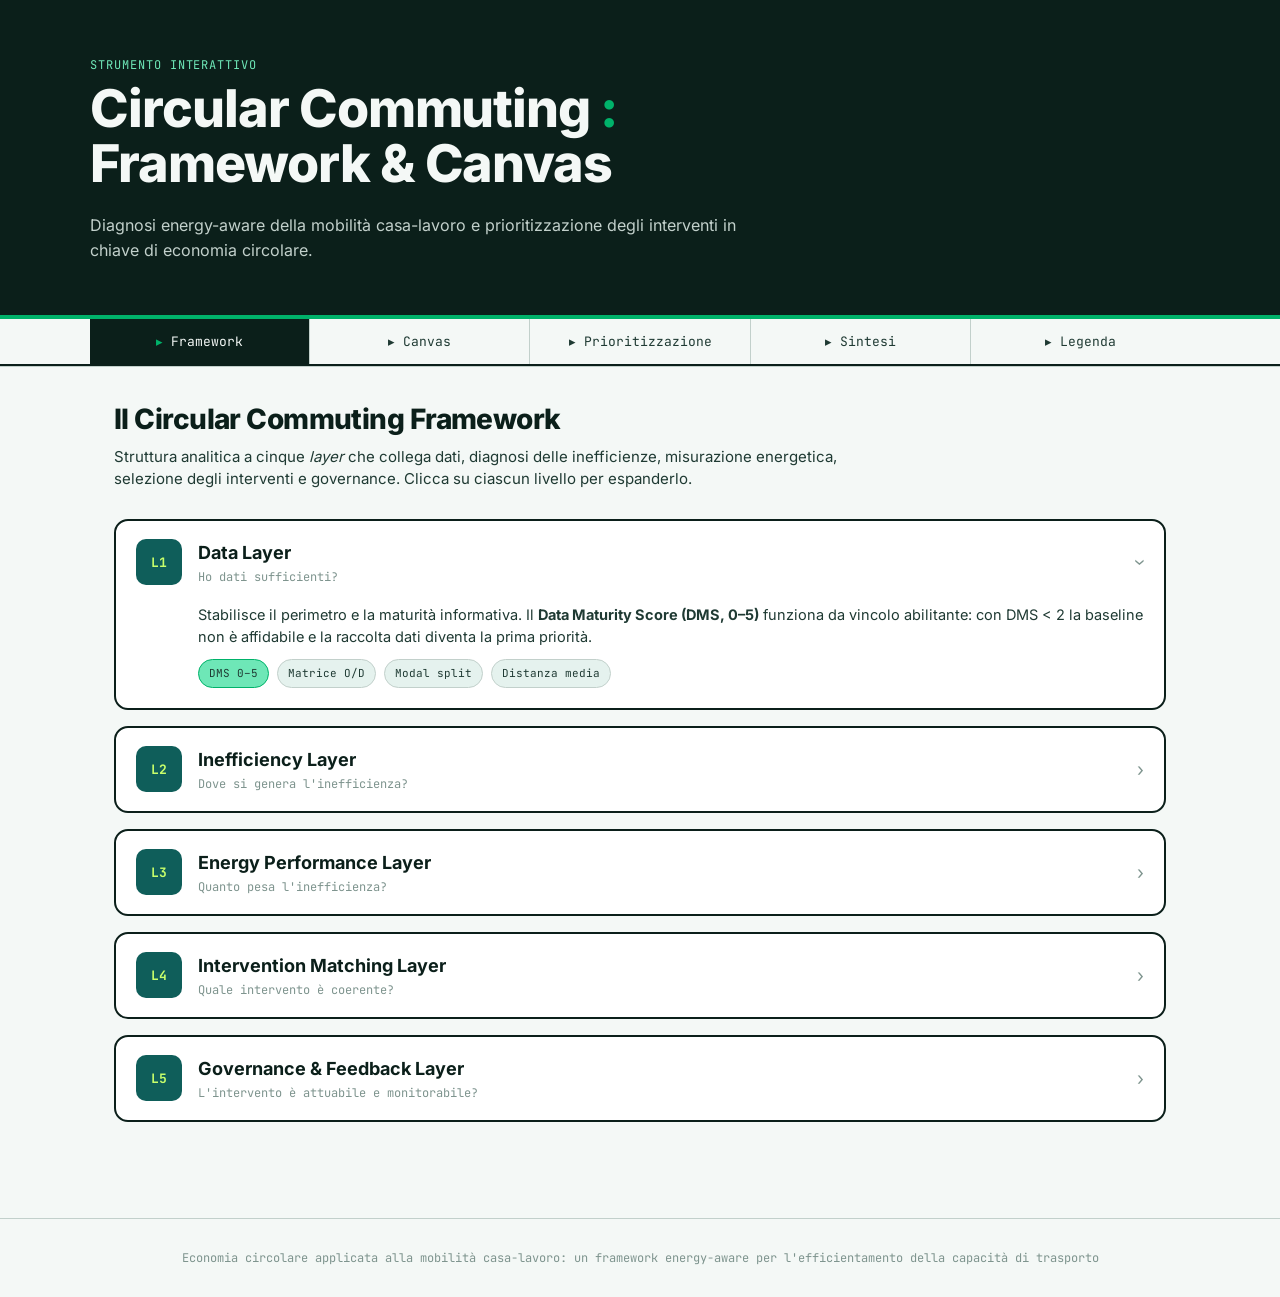
<file: circular-commuting-tool.html>
<!DOCTYPE html>
<html lang="it">
<head>
<meta charset="UTF-8">
<meta name="viewport" content="width=device-width, initial-scale=1.0">
<title>Circular Commuting Framework & Canvas — Strumento interattivo</title>
<link rel="icon" href="favicon.ico" sizes="48x48">
<link rel="icon" href="favicon.svg" type="image/svg+xml">
<link rel="apple-touch-icon" href="apple-touch-icon.png">
<style>
@font-face{font-family:'Inter';font-style:normal;font-weight:400;font-display:swap;src:url([data-uri]) format('woff2')}
@font-face{font-family:'Inter';font-style:normal;font-weight:500;font-display:swap;src:url([data-uri]) format('woff2')}
@font-face{font-family:'Inter';font-style:normal;font-weight:700;font-display:swap;src:url([data-uri]) format('woff2')}
@font-face{font-family:'Inter';font-style:normal;font-weight:800;font-display:swap;src:url([data-uri]) format('woff2')}
@font-face{font-family:'JetBrains Mono';font-style:normal;font-weight:400;font-display:swap;src:url([data-uri]) format('woff2')}
@font-face{font-family:'JetBrains Mono';font-style:normal;font-weight:700;font-display:swap;src:url([data-uri]) format('woff2')}
:root{
  --paper:#F4F8F6;--paper-deep:#E6EDEA;--ink:#0B1F1A;--ink-soft:#1F3A33;
  --stone:#7E948E;--stone-light:#C2D0CB;--signal:#00B26A;--signal-deep:#0E8C57;
  --mint:#6EE7B7;--forest:#0F5E5A;--forest-deep:#073B38;--forest-soft:#1A7B76;
  --lime:#C8FF6B;--sky:#2E8BFF;--sky-deep:#1A5FCF;--sky-soft:#BBE0FF;--ice:#E5F2EE;--coral:#FF7A59;
  --font:'Inter','Helvetica Neue',Arial,sans-serif;
  --mono:'JetBrains Mono',ui-monospace,'SF Mono',Menlo,monospace;
}
*{box-sizing:border-box;margin:0;padding:0}
body{font-family:var(--font);background:var(--paper);color:var(--ink);line-height:1.5;-webkit-font-smoothing:antialiased}
.mono{font-family:var(--mono)}
.eyebrow{font-family:var(--mono);font-size:12px;letter-spacing:.08em;text-transform:uppercase;color:var(--stone)}

header{background:var(--ink);color:var(--paper);padding:56px 24px 52px;border-bottom:4px solid var(--signal)}
.wrap{max-width:1100px;margin:0 auto}
header h1{font-size:clamp(30px,5vw,52px);font-weight:800;letter-spacing:-.02em;line-height:1.05;margin-top:8px}
header h1 .c{color:var(--signal)}
header .sub{color:var(--stone-light);margin-top:22px;font-size:16px;max-width:680px;line-height:1.55}
header .author{margin-top:26px;font-family:var(--mono);font-size:12px;color:var(--mint)}

nav{position:sticky;top:0;z-index:50;background:var(--paper);border-bottom:2px solid var(--ink);box-shadow:0 1px 0 var(--stone-light)}
.tabs{max-width:1100px;margin:0 auto;display:flex;gap:0;flex-wrap:wrap}
.tab{flex:1;min-width:110px;padding:14px 10px;background:none;border:none;border-right:1px solid var(--stone-light);
  font-family:var(--mono);font-size:13px;cursor:pointer;color:var(--ink-soft);font-weight:500;transition:.15s;text-align:center}
.tab:last-child{border-right:none}
.tab:hover{background:var(--ice)}
.tab.active{background:var(--ink);color:var(--paper)}
.tab.active .dot{color:var(--signal)}

main{max-width:1100px;margin:0 auto;padding:32px 24px 80px}
.view{display:none}.view.active{display:block}
h2.sec{font-size:28px;font-weight:800;letter-spacing:-.02em;margin-bottom:6px}
.lead{color:var(--ink-soft);max-width:760px;margin-bottom:28px;font-size:15px}

.layer{border:2px solid var(--ink);border-radius:14px;margin-bottom:16px;overflow:hidden;background:#fff}
.layer-head{padding:18px 20px;cursor:pointer;display:flex;align-items:center;gap:16px;transition:.15s}
.layer-head:hover{background:var(--ice)}
.layer-num{font-family:var(--mono);font-size:13px;font-weight:700;background:var(--forest);color:var(--lime);
  width:46px;height:46px;border-radius:10px;display:flex;align-items:center;justify-content:center;flex-shrink:0}
.layer-titles{flex:1}.layer-titles .t{font-size:18px;font-weight:700}
.layer-titles .q{font-family:var(--mono);font-size:12px;color:var(--stone);margin-top:2px}
.chev{font-size:18px;color:var(--stone);transition:.2s}
.layer.open .chev{transform:rotate(90deg)}
.layer-body{display:none;padding:0 20px 20px 82px;font-size:14.5px;color:var(--ink-soft)}
.layer.open .layer-body{display:block}.layer-body p{margin-bottom:10px}
.layer-body .meta{display:flex;gap:8px;flex-wrap:wrap;margin-top:12px}
.pill{font-family:var(--mono);font-size:11px;padding:5px 10px;border-radius:999px;background:var(--ice);
  border:1px solid var(--stone-light);color:var(--ink-soft)}
.pill.sky{background:var(--sky-soft);border-color:var(--sky)}
.pill.sig{background:var(--mint);border-color:var(--signal)}

.block{border:2px solid var(--ink);border-radius:14px;margin-bottom:20px;background:#fff;overflow:hidden}
.block-head{background:var(--forest-deep);color:var(--paper);padding:14px 20px;display:flex;align-items:center;gap:14px}
.block-head .bn{font-family:var(--mono);font-weight:700;background:var(--signal);color:var(--ink);
  width:34px;height:34px;border-radius:8px;display:flex;align-items:center;justify-content:center;font-size:15px;flex-shrink:0}
.block-head .bt{font-weight:700;font-size:16px;flex:1}
.block-head .bcode{font-family:var(--mono);font-size:12px;color:var(--lime)}
.block-body{padding:20px}
.field{margin-bottom:14px}
.field label{display:block;font-size:13.5px;font-weight:500;margin-bottom:5px;color:var(--ink-soft)}
.field .hint{font-family:var(--mono);font-size:11px;color:var(--stone);font-weight:400}
.field input[type=text],.field input[type=number],.field select,.field textarea{
  width:100%;padding:9px 11px;border:1.5px solid var(--stone-light);border-radius:8px;font-family:var(--font);
  font-size:14px;background:var(--paper);color:var(--ink);transition:.15s}
.field input:focus,.field select:focus,.field textarea:focus{outline:none;border-color:var(--signal);background:#fff}
.grid2{display:grid;grid-template-columns:1fr 1fr;gap:14px}
.grid3{display:grid;grid-template-columns:1fr 1fr 1fr;gap:14px}
@media(max-width:640px){.grid2,.grid3{grid-template-columns:1fr}}

.scorerow{display:grid;grid-template-columns:1fr;gap:6px;padding:11px 0;border-bottom:1px solid var(--ice)}
.scorerow:last-child{border-bottom:none}
.scorerow .lbl{font-size:13.5px;font-weight:500}
.scorerow select{padding:8px 10px;border:1.5px solid var(--stone-light);border-radius:7px;font-family:var(--font);font-size:13.5px;background:var(--paper);width:100%}

.scoreout{margin-top:16px;padding:16px 18px;border-radius:12px;background:var(--ink);color:var(--paper);
  display:flex;align-items:center;gap:18px;flex-wrap:wrap}
.scoreout .val{font-family:var(--mono);font-size:34px;font-weight:800;line-height:1}
.scoreout .val .u{font-size:15px;color:var(--stone-light)}
.scoreout .band{flex:1;min-width:180px}
.scoreout .band .name{font-weight:700;font-size:15px}
.scoreout .band .name.crit{color:var(--coral)}
.scoreout .band .name.good{color:var(--mint)}
.scoreout .band .name.mid{color:var(--lime)}
.scoreout .band .reco{font-size:12.5px;color:var(--stone-light);margin-top:3px;font-family:var(--mono)}
.scoreout .bar{flex-basis:100%;height:8px;border-radius:4px;background:rgba(255,255,255,.15);overflow:hidden;margin-top:4px}
.scoreout .bar i{display:block;height:100%;background:var(--signal);transition:width .3s}
.note{font-size:12.5px;color:var(--stone);font-style:italic;margin-top:12px;line-height:1.45}
.warn{background:#FFF3EE;border:1.5px solid var(--coral);color:#8A3318;padding:10px 13px;border-radius:9px;
  font-size:13px;margin-top:12px;display:none}
.warn.show{display:block}
.formula{font-family:var(--mono);font-size:12.5px;background:var(--ice);border-left:3px solid var(--signal);
  padding:9px 13px;border-radius:0 8px 8px 0;margin:10px 0;color:var(--ink-soft)}

/* CALCOLATORE BASELINE */
.modalrow{display:grid;grid-template-columns:1.4fr 90px 110px;gap:10px;align-items:center;padding:8px 0;border-bottom:1px solid var(--ice)}
.modalrow .mname{font-size:13px}
.modalrow .mfact{font-family:var(--mono);font-size:11px;color:var(--stone);text-align:right}
.modalrow input{padding:7px;border:1.5px solid var(--stone-light);border-radius:7px;font-family:var(--mono);text-align:center;width:100%}
@media(max-width:640px){.modalrow{grid-template-columns:1fr 70px 80px}}
.kpibox{display:grid;grid-template-columns:repeat(auto-fit,minmax(130px,1fr));gap:12px;margin-top:16px}
.kpitile{border-radius:10px;padding:14px;text-align:center;background:var(--forest-deep);color:var(--paper)}
.kpitile .k{font-family:var(--mono);font-size:11px;color:var(--mint);text-transform:uppercase}
.kpitile .v{font-family:var(--mono);font-size:24px;font-weight:800;margin-top:4px}
.kpitile .u{font-size:11px;color:var(--stone-light)}

.diag-row{border:1.5px solid var(--stone-light);border-radius:11px;padding:13px 15px;margin-bottom:11px;background:#fff}
.diag-head{display:flex;align-items:center;gap:10px;margin-bottom:6px}
.diag-code{font-family:var(--mono);font-weight:700;font-size:13px;color:var(--forest);flex-shrink:0}
.diag-name{font-weight:600;font-size:14px;flex:1}
.diag-badge{font-family:var(--mono);font-size:12px;font-weight:700;padding:3px 10px;border-radius:999px}
.diag-badge.b1{background:#EAF7F0;color:var(--signal-deep)}
.diag-badge.b2{background:#D8F0E4;color:var(--signal-deep)}
.diag-badge.b3{background:#FFF3CC;color:#8a6d00}
.diag-badge.b4{background:#FFE0D5;color:#8A3318}
.diag-badge.b5{background:#FFCFC2;color:#8A3318}
.diag-badge.na{background:var(--paper-deep);color:var(--stone)}
.diag-why{font-size:12.5px;color:var(--ink-soft);line-height:1.45}
.diag-why .src{font-family:var(--mono);font-size:11px;color:var(--stone)}
.diag-override{margin-top:9px;display:flex;align-items:center;gap:8px;flex-wrap:wrap;font-size:12px;color:var(--stone)}
.diag-override select{padding:5px 8px;border:1.5px solid var(--stone-light);border-radius:6px;font-family:var(--font);font-size:12px;background:var(--paper)}
.diag-override input{flex:1;min-width:140px;padding:5px 8px;border:1.5px solid var(--stone-light);border-radius:6px;font-family:var(--font);font-size:12px}
.diag-row.edited{border-color:var(--sky)}
.diag-row.edited .diag-code::after{content:" ✎ corretto";font-size:10px;color:var(--sky-deep)}
.diag-recall{border:2px solid var(--forest);border-radius:14px;background:var(--ice);padding:18px 20px;margin-bottom:24px}
.diag-recall h3{font-size:15px;font-weight:700;color:var(--forest-deep);margin-bottom:4px}
.diag-recall .sub{font-size:12.5px;color:var(--ink-soft);margin-bottom:14px}
.dr-list{display:flex;flex-direction:column;gap:9px}
.dr-item{display:flex;align-items:flex-start;gap:11px;background:#fff;border:1.5px solid var(--stone-light);border-radius:10px;padding:11px 13px}
.dr-badge{font-family:var(--mono);font-size:11px;font-weight:700;padding:3px 9px;border-radius:999px;white-space:nowrap;flex-shrink:0;margin-top:1px}
.dr-badge.b4{background:#FFE0D5;color:#8A3318}.dr-badge.b5{background:#FFCFC2;color:#8A3318}
.dr-badge.b3{background:#FFF3CC;color:#8a6d00}
.dr-body{flex:1;min-width:0}
.dr-body .dn{font-weight:600;font-size:13.5px}
.dr-body .di{font-size:12.5px;color:var(--ink-soft);margin-top:2px}
.dr-add{background:var(--forest);color:var(--lime);border:none;padding:7px 13px;border-radius:8px;font-family:var(--mono);font-size:11.5px;font-weight:600;cursor:pointer;white-space:nowrap;flex-shrink:0;align-self:center;transition:.15s}
.dr-add:hover{background:var(--forest-deep)}
.dr-add.done{background:var(--signal);color:var(--ink);pointer-events:none}
.dr-empty{font-size:13px;color:var(--ink-soft);font-style:italic}
.dr-allbtn{margin-top:14px;background:var(--signal);color:var(--ink);border:none;padding:10px 16px;border-radius:9px;font-family:var(--mono);font-size:12.5px;font-weight:700;cursor:pointer}
.dr-allbtn:hover{background:var(--signal-deep);color:#fff}
.ipi-explain{display:grid;grid-template-columns:1fr 1fr;gap:12px;margin-bottom:24px}
@media(max-width:640px){.ipi-explain{grid-template-columns:1fr}}
.ie-item{display:flex;gap:12px;align-items:flex-start;border:1.5px solid var(--stone-light);border-radius:12px;padding:14px;background:#fff;font-size:13px;color:var(--ink-soft);line-height:1.45}
.ie-ico{flex-shrink:0;width:28px;height:28px;border-radius:8px;color:#fff;font-family:var(--mono);font-weight:800;font-size:18px;display:flex;align-items:center;justify-content:center}

.intv{border:2px solid var(--ink);border-radius:14px;padding:0;margin-bottom:20px;background:#fff;overflow:hidden}
.intv .ihead{display:flex;gap:10px;align-items:center;padding:14px 16px;background:var(--ice)}
.intv .ihead select{flex:1;padding:10px 12px;border:1.5px solid var(--ink);border-radius:8px;font-family:var(--font);font-size:14px;font-weight:600;background:#fff}
.intv .ihead .rm{background:none;border:none;color:var(--coral);cursor:pointer;font-size:24px;font-weight:700;padding:0 6px;line-height:1}
.intv .imeta{font-family:var(--mono);font-size:11px;color:var(--stone);padding:8px 16px 0}
.intv .qbody{padding:8px 16px 16px}
.qcard{padding:14px 0;border-bottom:1px solid var(--ice)}
.qcard:last-child{border-bottom:none}
.qcard .q-num{font-family:var(--mono);font-size:11px;color:var(--signal-deep);font-weight:700}
.qcard .q-txt{font-size:14.5px;font-weight:600;margin:2px 0 4px}
.qcard .q-sub{font-size:12px;color:var(--stone);margin-bottom:9px}
.qcard select{width:100%;padding:10px 12px;border:1.5px solid var(--stone-light);border-radius:8px;font-family:var(--font);font-size:13.5px;background:var(--paper)}
.qcard select:focus{outline:none;border-color:var(--signal);background:#fff}
.qcard.denom .q-num{color:var(--coral)}
.tagdir{font-family:var(--mono);font-size:10px;padding:2px 7px;border-radius:999px;margin-left:6px;vertical-align:middle}
.tagdir.up{background:var(--mint);color:var(--ink)}
.tagdir.down{background:#FFE0D5;color:#8A3318}
.ipiout{display:flex;align-items:center;gap:14px;margin:14px 16px 16px;padding:14px 16px;border-radius:10px;background:var(--ink);color:var(--paper);flex-wrap:wrap}
.ipiout .num{font-family:var(--mono);font-size:28px;font-weight:800}
.ipiout .verdict{flex:1;min-width:160px;font-size:13px;color:var(--stone-light)}
.ipiout .verdict b{color:var(--paper)}
.prio{font-family:var(--mono);font-weight:700;font-size:13px;padding:6px 13px;border-radius:999px}
.prio.A{background:var(--signal);color:var(--ink)}
.prio.B{background:var(--lime);color:var(--ink)}
.prio.C{background:var(--stone-light);color:var(--ink-soft)}
.addbtn{background:var(--sky);color:#fff;border:none;padding:11px 18px;border-radius:9px;font-family:var(--mono);
  font-size:13px;font-weight:600;cursor:pointer;transition:.15s}
.addbtn:hover{background:var(--sky-deep)}

.sumcard{border:2px solid var(--ink);border-radius:14px;padding:22px;background:#fff;margin-bottom:18px}
.sumgrid{display:grid;grid-template-columns:repeat(auto-fit,minmax(140px,1fr));gap:12px;margin-top:14px}
.sumtile{border:1.5px solid var(--stone-light);border-radius:10px;padding:13px;text-align:center;background:var(--paper)}
.sumtile .lab{font-family:var(--mono);font-size:11px;color:var(--stone);text-transform:uppercase;letter-spacing:.05em}
.sumtile .v{font-family:var(--mono);font-size:26px;font-weight:800;margin-top:4px}
.sumtile .b{font-size:11.5px;margin-top:2px;font-weight:600}
.actions{display:flex;gap:12px;flex-wrap:wrap;margin-top:8px}
.btn{padding:11px 20px;border-radius:9px;font-family:var(--mono);font-size:13px;font-weight:600;cursor:pointer;border:2px solid var(--ink);transition:.15s}
.btn.primary{background:var(--ink);color:var(--paper)}.btn.primary:hover{background:var(--forest)}
.btn.ghost{background:none;color:var(--ink)}.btn.ghost:hover{background:var(--ice)}
.empty{color:var(--stone);font-size:14px;font-style:italic}

/* LEGENDA */
.legtable{width:100%;border-collapse:collapse;margin-bottom:24px;font-size:13.5px}
.legtable th{text-align:left;padding:10px 12px;background:var(--forest-deep);color:var(--paper);font-family:var(--mono);font-size:12px;font-weight:600}
.legtable th:first-child{border-radius:8px 0 0 0}.legtable th:last-child{border-radius:0 8px 0 0}
.legtable td{padding:10px 12px;border-bottom:1px solid var(--ice);vertical-align:top}
.legtable tr:last-child td{border-bottom:none}
.legtable .code{font-family:var(--mono);font-weight:700;color:var(--forest);white-space:nowrap}
.legtable .scale{font-family:var(--mono);font-size:12px;color:var(--stone);white-space:nowrap}
.legcard{border:2px solid var(--ink);border-radius:14px;overflow:hidden;margin-bottom:24px;background:#fff}
.legcard h3{background:var(--ink);color:var(--paper);padding:13px 18px;font-size:15px;font-weight:700}
.legcard .lc-body{padding:4px 18px 8px}
.bandlegend{display:flex;flex-wrap:wrap;gap:8px;margin:14px 0}
.bandchip{font-family:var(--mono);font-size:12px;padding:6px 12px;border-radius:8px;border:1.5px solid var(--stone-light)}
.bandchip.b1{background:#EAF7F0}.bandchip.b2{background:#D8F0E4}.bandchip.b3{background:#FFF3CC}
.bandchip.b4{background:#FFE0D5}.bandchip.b5{background:#FFCFC2}

footer{text-align:center;padding:30px;color:var(--stone);font-family:var(--mono);font-size:12px;border-top:1px solid var(--stone-light)}
@media print{nav{position:static}.tab{display:none}.view{display:block!important}.layer-body{display:block!important}}
</style>
</head>
<body>

<header>
  <div class="wrap">
    <div class="eyebrow" style="color:var(--mint)">strumento interattivo</div>
    <h1>Circular Commuting <span class="c">:</span><br>Framework &amp; Canvas</h1>
    <p class="sub">Diagnosi energy-aware della mobilità casa-lavoro e prioritizzazione degli interventi in chiave di economia circolare.</p>
  </div>
</header>

<nav>
  <div class="tabs">
    <button class="tab active" data-view="ccf"><span class="dot">▸</span> Framework</button>
    <button class="tab" data-view="canvas"><span class="dot">▸</span> Canvas</button>
    <button class="tab" data-view="ipi"><span class="dot">▸</span> Prioritizzazione</button>
    <button class="tab" data-view="sum"><span class="dot">▸</span> Sintesi</button>
    <button class="tab" data-view="leg"><span class="dot">▸</span> Legenda</button>
  </div>
</nav>

<main>

<!-- VIEW 1: FRAMEWORK -->
<section class="view active" id="view-ccf">
  <h2 class="sec">Il Circular Commuting Framework</h2>
  <p class="lead">Struttura analitica a cinque <em>layer</em> che collega dati, diagnosi delle inefficienze, misurazione energetica, selezione degli interventi e governance. Clicca su ciascun livello per espanderlo.</p>
  <div class="layer" id="L1"><div class="layer-head"><div class="layer-num">L1</div><div class="layer-titles"><div class="t">Data Layer</div><div class="q">Ho dati sufficienti?</div></div><div class="chev">›</div></div>
    <div class="layer-body"><p>Stabilisce il perimetro e la maturità informativa. Il <strong>Data Maturity Score (DMS, 0–5)</strong> funziona da vincolo abilitante: con DMS &lt; 2 la baseline non è affidabile e la raccolta dati diventa la prima priorità.</p>
    <div class="meta"><span class="pill sig">DMS 0–5</span><span class="pill">Matrice O/D</span><span class="pill">Modal split</span><span class="pill">Distanza media</span></div></div></div>
  <div class="layer" id="L2"><div class="layer-head"><div class="layer-num">L2</div><div class="layer-titles"><div class="t">Inefficiency Layer</div><div class="q">Dove si genera l'inefficienza?</div></div><div class="chev">›</div></div>
    <div class="layer-body"><p>Applica la tassonomia delle cinque inefficienze circolari: <strong>I1</strong> capacità sottoutilizzata, <strong>I2</strong> duplicazione modale, <strong>I3</strong> mismatch temporale, <strong>I4</strong> frizione di ultimo miglio, <strong>I5</strong> domanda evitabile. Gli score MNS, ACC e CDR qualificano le condizioni che le generano.</p>
    <div class="meta"><span class="pill">I1–I5</span><span class="pill sky">MNS</span><span class="pill sky">ACC</span><span class="pill sky">CDR</span></div></div></div>
  <div class="layer" id="L3"><div class="layer-head"><div class="layer-num">L3</div><div class="layer-titles"><div class="t">Energy Performance Layer</div><div class="q">Quanto pesa l'inefficienza?</div></div><div class="chev">›</div></div>
    <div class="layer-body"><p>Quantifica le performance energetico-emissive <em>well-to-wheel</em>. KPI centrale: <strong>intensità energetica (kWh/pax-km)</strong>, affiancata da <strong>intensità emissiva (gCO₂e/pax-km)</strong> — aggancio allo Scope 3 cat. 7 — e dal <strong>load factor</strong>. I valori sono stimati dal Canvas a partire dai fattori per modalità (Tab. 2.1).</p>
    <div class="meta"><span class="pill sig">kWh/pax-km</span><span class="pill">gCO₂e/pax-km</span><span class="pill">tCO₂e annue</span><span class="pill">Load factor</span></div></div></div>
  <div class="layer" id="L4"><div class="layer-head"><div class="layer-num">L4</div><div class="layer-titles"><div class="t">Intervention Matching Layer</div><div class="q">Quale intervento è coerente?</div></div><div class="chev">›</div></div>
    <div class="layer-body"><p>Collega ogni inefficienza prevalente agli interventi coerenti tramite la matrice inefficienza/intervento (Tab. 5.5). Vincolo centrale: nessun intervento è proposto se non è collegato a un'inefficienza diagnosticata.</p>
    <div class="meta"><span class="pill">I1 → load factor / carpooling</span><span class="pill">I2 → servizi condivisi / coalizione</span><span class="pill">I3 → microtransit / TPL</span><span class="pill">I4 → shuttle / e-bike</span><span class="pill">I5 → smart working / coworking</span></div></div></div>
  <div class="layer" id="L5"><div class="layer-head"><div class="layer-num">L5</div><div class="layer-titles"><div class="t">Governance &amp; Feedback Layer</div><div class="q">L'intervento è attuabile e monitorabile?</div></div><div class="chev">›</div></div>
    <div class="layer-body"><p>Valuta la complessità con il <strong>GCS (1–5)</strong> e ordina gli interventi con l'<strong>IPI</strong> in classi A/B/C. Con GCS ≥ 4 serve un piano di governance esplicito. Chiude col feedback loop, idealmente sulle scadenze del PSCL.</p>
    <div class="meta"><span class="pill sig">GCS 1–5</span><span class="pill sky">IPI</span><span class="pill">Priorità A/B/C</span><span class="pill">Feedback loop</span></div></div></div>
</section>

<!-- VIEW 2: CANVAS -->
<section class="view" id="view-canvas">
  <h2 class="sec">Il Circular Commuting Canvas</h2>
  <p class="lead">Otto blocchi sequenziali: ogni blocco produce uno score che alimenta il successivo. Gli score si calcolano automaticamente. La ponderazione delle voci è uniforme (scelta di prima applicazione).</p>

  <div class="block"><div class="block-head"><div class="bn">1</div><div class="bt">Profilo Organizzativo e Maturità del Dato</div><div class="bcode">DMS</div></div>
    <div class="block-body">
      <div class="grid2">
        <div class="field"><label>Organizzazione</label><input type="text" id="org"></div>
        <div class="field"><label>Sede analizzata</label><input type="text" id="sede"></div>
        <div class="field"><label>N. dipendenti sede</label><input type="number" id="ndip" min="0"></div>
        <div class="field"><label>% dipendenti su turni</label><input type="number" id="pturni" min="0" max="100"></div>
      </div>
      <div class="field"><label>Data Maturity Score</label>
        <select id="dms" onchange="calcDMS()">
          <option value="">— seleziona —</option>
          <option value="0">DMS 0 · nessun dato strutturato</option>
          <option value="1">DMS 1 · questionario base / dati generici</option>
          <option value="2">DMS 2 · dati O/D aggregati</option>
          <option value="3">DMS 3 · O/D + turni + modalità</option>
          <option value="4">DMS 4 · integrati con TPL, GIS, accessibilità</option>
          <option value="5">DMS 5 · monitoraggio periodico / dashboard</option>
        </select></div>
      <div class="scoreout" id="out-dms" style="display:none"><div class="val" id="dms-val">–<span class="u">/5</span></div><div class="band"><div class="name" id="dms-name">—</div><div class="reco" id="dms-reco"></div></div></div>
      <div class="warn" id="dms-warn">⚠ DMS &lt; 2 → la raccolta dati è la prima priorità. Gli interventi data-intensive non potranno avere Data Readiness &gt; 2 nel calcolo IPI.</div>
    </div></div>

  <div class="block"><div class="block-head"><div class="bn">2</div><div class="bt">Necessità Reale di Presenza</div><div class="bcode">MNS</div></div>
    <div class="block-body">
      <div class="formula">MNS = {[(Qe × 5) + (Qp × 3) + (Qr × 1)] − 100} / 4 · le tre quote % devono sommare 100</div>
      <div class="grid3">
        <div class="field"><label>% presenza fisica essenziale <span class="hint">(Qe, peso 5)</span></label><input type="number" id="qe" min="0" max="100" oninput="calcMNS()"></div>
        <div class="field"><label>% parzialmente remotizzabile <span class="hint">(Qp, peso 3)</span></label><input type="number" id="qp" min="0" max="100" oninput="calcMNS()"></div>
        <div class="field"><label>% completamente remotizzabile <span class="hint">(Qr, peso 1)</span></label><input type="number" id="qr" min="0" max="100" oninput="calcMNS()"></div>
      </div>
      <div class="warn" id="mns-warn">⚠ Le tre quote devono sommare esattamente 100%. Somma attuale: <b id="mns-sum">0</b>%.</div>
      <div class="scoreout" id="out-mns" style="display:none"><div class="val" id="mns-val">–<span class="u">/100</span></div><div class="band"><div class="name" id="mns-name">—</div><div class="reco" id="mns-reco"></div></div><div class="bar"><i id="mns-bar" style="width:0"></i></div></div>
      <p class="note">La classificazione delle mansioni va validata con HR, responsabili operativi e direzione.</p>
    </div></div>

  <div class="block"><div class="block-head"><div class="bn">3</div><div class="bt">Baseline Commuting — calcolatore energetico-emissivo</div><div class="bcode">kWh · gCO₂e · tCO₂e</div></div>
    <div class="block-body">
      <div class="grid3">
        <div class="field"><label>Distanza media casa-lavoro — sola andata (km)</label><input type="number" id="bl-dist" min="0" step="0.1" oninput="calcBaseline()"></div>
        <div class="field"><label>Giorni di presenza / anno</label><input type="number" id="bl-gg" min="0" max="365" value="220" oninput="calcBaseline()"></div>
        <div class="field"><label>N. dipendenti nel perimetro</label><input type="number" id="bl-n" min="0" oninput="calcBaseline()"></div>
      </div>
      <p class="note" style="margin-top:4px;margin-bottom:10px">Inserisci la <b>ripartizione modale</b> (n. dipendenti per modalità). I fattori energetici/emissivi WTW sono quelli della Tabella 2.1; CO₂ e KPI sono stimati automaticamente — non vanno compilati a mano.</p>
      <div style="display:grid;grid-template-columns:1.4fr 90px 110px;gap:10px;padding:0 0 4px;font-family:var(--mono);font-size:10.5px;color:var(--stone);text-transform:uppercase">
        <div>Modalità · fattore medio WTW</div><div style="text-align:center">n. dip.</div><div style="text-align:center">gCO₂e/pax-km</div>
      </div>
      <div id="modal-rows"></div>
      <div class="warn" id="bl-warn" style="display:block;background:var(--ice);border-color:var(--stone-light);color:var(--ink-soft)">Somma dipendenti per modalità: <b id="bl-sum">0</b> <span id="bl-check"></span></div>
      <div class="kpibox" id="bl-kpi" style="display:none">
        <div class="kpitile"><div class="k">Intensità energetica</div><div class="v" id="kpi-kwh">–</div><div class="u">kWh/pax-km (media)</div></div>
        <div class="kpitile"><div class="k">Intensità emissiva</div><div class="v" id="kpi-gco2">–</div><div class="u">gCO₂e/pax-km (media)</div></div>
        <div class="kpitile"><div class="k">Emissioni annue</div><div class="v" id="kpi-tco2">–</div><div class="u">tCO₂e / anno</div></div>
        <div class="kpitile"><div class="k">Pax-km annui</div><div class="v" id="kpi-paxkm">–</div><div class="u">milioni pax-km</div></div>
      </div>
      <p class="note">tCO₂e = Σ [(Nₘ × Dₘ×2 × Gₘ × EFₘ) / 1.000.000]. I fattori per modalità sono il punto medio degli intervalli WTW; calibrazione su flotta reale richiede i dati tecnici dell'operatore (App. A).</p>
    </div></div>

  <div class="block"><div class="block-head"><div class="bn">4</div><div class="bt">Accessibilità Alternativa</div><div class="bcode">ACC</div></div>
    <div class="block-body">
      <div class="formula">ACC = [(media dei 7 punteggi − 1) / 4] × 100 · più alto = migliore accessibilità</div>
      <div id="acc-rows"></div>
      <div class="scoreout" id="out-acc" style="display:none"><div class="val" id="acc-val">–<span class="u">/100</span></div><div class="band"><div class="name" id="acc-name">—</div><div class="reco" id="acc-reco"></div></div><div class="bar"><i id="acc-bar" style="width:0"></i></div></div>
    </div></div>

  <div class="block"><div class="block-head"><div class="bn">5</div><div class="bt">Dipendenza dall'Auto</div><div class="bcode">CDR</div></div>
    <div class="block-body">
      <div class="formula">CDR = [(media dei 5 punteggi − 1) / 4] × 100 · score negativo: più alto = maggiore dipendenza</div>
      <div id="cdr-rows"></div>
      <div class="scoreout" id="out-cdr" style="display:none"><div class="val" id="cdr-val">–<span class="u">/100</span></div><div class="band"><div class="name" id="cdr-name">—</div><div class="reco" id="cdr-reco"></div></div><div class="bar"><i id="cdr-bar" style="width:0"></i></div></div>
      <p class="note">Lettura congiunta: ACC alta + CDR bassa → leve immediate di shift modale; ACC bassa + CDR alta → prima interventi infrastrutturali o di governance territoriale.</p>
    </div></div>

  <div class="block"><div class="block-head"><div class="bn">6</div><div class="bt">Inefficienze Circolari I1–I5 — diagnosi</div><div class="bcode">derivate dagli indici</div></div>
    <div class="block-body">
      <p class="note" style="margin-top:0;margin-bottom:6px">Le inefficienze <b>non si compilano da zero</b>: sono la <b>diagnosi</b> che nasce dagli indici già inseriti sopra. Gli <i>indici</i> (ACC, CDR, MNS) descrivono <i>com'è</i> il contesto; le <i>inefficienze</i> dicono <i>dove si genera lo spreco</i>. Lo strumento le calcola dai tuoi dati e mostra il nesso. Se non sei d'accordo con un valore, puoi correggerlo a mano dichiarando il motivo.</p>
      <div class="warn" id="ineff-empty" style="display:block;background:var(--ice);border-color:var(--stone-light);color:var(--ink-soft)">Compila prima gli indici (blocchi 3, 4, 5 e MNS) per generare la diagnosi. I2 e gli aspetti non desumibili dagli indici restano da valutare a mano.</div>
      <div id="ineff-rows"></div>
      <div class="scoreout" id="out-ineff" style="display:none;background:var(--forest-deep)"><div class="band" style="flex-basis:100%"><div class="name">Inefficienza prevalente: <span id="ineff-top" style="color:var(--lime)">—</span></div><div class="reco" id="ineff-reco"></div></div></div>
    </div></div>

  <div class="block"><div class="block-head"><div class="bn">7</div><div class="bt">Governance &amp; Complessità Attuativa</div><div class="bcode">GCS</div></div>
    <div class="block-body">
      <div class="field"><label>Governance Complexity Score — complessità di contesto</label>
        <select id="gcs" onchange="calcGCS()">
          <option value="">— seleziona —</option>
          <option value="1">GCS 1 · interno semplice (comunicazione, incentivi)</option>
          <option value="2">GCS 2 · interno multi-funzione (smart working, policy parcheggi)</option>
          <option value="3">GCS 3 · con fornitori esterni (navetta, carpooling, bike service)</option>
          <option value="4">GCS 4 · con attori pubblici / TPL (fermate, orari, accordi Comune)</option>
          <option value="5">GCS 5 · coalizione multi-attore (più aziende, Comune, TPL, MM d'area)</option>
        </select></div>
      <div class="scoreout" id="out-gcs" style="display:none"><div class="val" id="gcs-val">–<span class="u">/5</span></div><div class="band"><div class="name" id="gcs-name">—</div><div class="reco" id="gcs-reco"></div></div></div>
      <div class="warn" id="gcs-warn">⚠ GCS ≥ 4 → serve un piano di governance esplicito. In assenza di un attore territoriale attivabile, l'intervento è strategico ma non immediatamente implementabile.</div>
    </div></div>

  <div class="block"><div class="block-head"><div class="bn">8</div><div class="bt">Priorità di Intervento</div><div class="bcode">IPI</div></div>
    <div class="block-body"><p style="font-size:14.5px;color:var(--ink-soft)">Il blocco 8 ordina gli interventi candidati tramite l'Intervention Priority Index, classificandoli in A / B / C.</p>
    <button class="btn primary" style="margin-top:14px" onclick="switchView('ipi')">Vai al calcolatore IPI →</button></div></div>
</section>

<!-- VIEW 3: IPI -->
<section class="view" id="view-ipi">
  <h2 class="sec">Prioritizzazione degli interventi</h2>
  <p class="lead">Quando hai più interventi possibili, quale fai per primo? Questo strumento li mette in ordine combinando <b>quanto rende</b> un intervento e <b>quanto è facile farlo</b>. Per ogni intervento rispondi a 5 domande scegliendo la frase che descrive meglio la tua situazione: il punteggio di priorità si calcola da solo.</p>

  <div class="ipi-explain">
    <div class="ie-item"><div class="ie-ico" style="background:var(--signal)">+</div><div><b>Tre cose che aumentano la priorità</b><br>più l'intervento riduce consumi/emissioni, più i dati sono solidi, più le persone lo accettano → priorità più alta.</div></div>
    <div class="ie-item"><div class="ie-ico" style="background:var(--coral)">−</div><div><b>Due cose che la abbassano</b><br>più costa e più è complesso da coordinare con attori esterni → priorità più bassa.</div></div>
  </div>

  <div id="diag-recall"></div>

  <div id="ipi-list"></div>
  <button class="addbtn" onclick="addIntervention()">+ Aggiungi un altro intervento</button>
</section>

<!-- VIEW 4: SUMMARY -->
<section class="view" id="view-sum">
  <h2 class="sec">Sintesi diagnostica</h2>
  <p class="lead">Quadro complessivo degli score del Canvas e ranking degli interventi prioritizzati.</p>
  <div class="sumcard"><div class="eyebrow">profilo</div><div id="sum-profile" style="font-size:16px;font-weight:600;margin-top:4px">—</div><div class="sumgrid" id="sum-scores"></div></div>
  <div class="sumcard"><div class="eyebrow">ranking interventi (IPI)</div><div id="sum-ipi" style="margin-top:12px"><p class="empty">Nessun intervento valutato.</p></div></div>
  <div class="actions"><button class="btn primary" onclick="window.print()">Stampa / Esporta PDF</button><button class="btn ghost" onclick="resetAll()">Azzera tutto</button></div>
</section>

<!-- VIEW 5: LEGENDA -->
<section class="view" id="view-leg">
  <h2 class="sec">Legenda</h2>
  <p class="lead">Indicatori, scale e direzione interpretativa di tutti gli score e KPI dello strumento.</p>

  <div class="legcard"><h3>Score e indici</h3><div class="lc-body">
  <table class="legtable">
    <tr><th>Sigla</th><th>Nome</th><th>Scala</th><th>Lettura</th></tr>
    <tr><td class="code">DMS</td><td>Data Maturity Score</td><td class="scale">0–5</td><td>più alto = maggiore maturità informativa. &lt;2 → baseline non affidabile</td></tr>
    <tr><td class="code">MNS</td><td>Mobility Necessity Score</td><td class="scale">0–100</td><td>più alto = maggiore necessità di presenza fisica</td></tr>
    <tr><td class="code">ACC</td><td>Accessibility Score</td><td class="scale">0–100</td><td>più alto = migliore accessibilità alternativa all'auto</td></tr>
    <tr><td class="code">CDR</td><td>Car Dependency Ratio</td><td class="scale">0–100</td><td>negativo: più alto = maggiore dipendenza dall'auto</td></tr>
    <tr><td class="code">I1–I5</td><td>Inefficienze circolari</td><td class="scale">0–100</td><td>più alto = inefficienza più grave</td></tr>
    <tr><td class="code">GCS</td><td>Governance Complexity Score</td><td class="scale">1–5</td><td>più alto = maggiore complessità di governance</td></tr>
    <tr><td class="code">IPI</td><td>Intervention Priority Index</td><td class="scale">calcolato</td><td>più alto = maggiore priorità operativa</td></tr>
  </table></div></div>

  <div class="legcard"><h3>Fasce score 0–100</h3><div class="lc-body">
  <div class="bandlegend">
    <span class="bandchip b1">0–20 · assente/marginale</span>
    <span class="bandchip b2">21–40 · bassa</span>
    <span class="bandchip b3">41–60 · media</span>
    <span class="bandchip b4">61–80 · alta</span>
    <span class="bandchip b5">81–100 · critica</span>
  </div>
  <p style="font-size:13px;color:var(--ink-soft);margin-bottom:8px"><b>ACC / CDR</b> usano quattro fasce: &lt;40 · 40–59 · 60–79 · ≥80. <b>MNS</b>: &lt;50 · 50–79 · ≥80.</p>
  </div></div>

  <div class="legcard"><h3>Le cinque inefficienze (I1–I5) e gli interventi coerenti</h3><div class="lc-body">
  <table class="legtable">
    <tr><th>Cod.</th><th>Inefficienza</th><th>Intervento prioritario · complementare</th></tr>
    <tr><td class="code">I1</td><td>Capacità sottoutilizzata</td><td>Aumento load factor / carpooling organizzato · right-sizing veicoli, accordi di saturazione TPL</td></tr>
    <tr><td class="code">I2</td><td>Duplicazione modale</td><td>Servizi condivisi tra aziende · coalizione territoriale e MM d'area</td></tr>
    <tr><td class="code">I3</td><td>Mismatch temporale</td><td>Microtransit per turnisti · accordi con TPL su fasce critiche</td></tr>
    <tr><td class="code">I4</td><td>Frizione ultimo miglio</td><td>Shuttle breve, e-bike, percorsi sicuri · integrazione fermate TPL/ferro</td></tr>
    <tr><td class="code">I5</td><td>Domanda evitabile</td><td>Smart working strutturato · coworking di prossimità</td></tr>
  </table></div></div>

  <div class="legcard"><h3>Fattori energetico-emissivi WTW per modalità (Tab. 2.1)</h3><div class="lc-body">
  <table class="legtable">
    <tr><th>Modalità</th><th>kWh/pax-km</th><th>gCO₂e/pax-km</th></tr>
    <tr><td>Auto termica (1 occ.)</td><td class="scale">0,65–0,90</td><td class="scale">175–230</td></tr>
    <tr><td>Auto termica (2 occ. / carpool)</td><td class="scale">0,33–0,45</td><td class="scale">90–115</td></tr>
    <tr><td>Auto elettrica (mix IT)</td><td class="scale">0,15–0,18</td><td class="scale">35–45</td></tr>
    <tr><td>Autobus diesel (occ. 30%)</td><td class="scale">0,17–0,22</td><td class="scale">45–60</td></tr>
    <tr><td>Autobus diesel (occ. 70%)</td><td class="scale">0,07–0,09</td><td class="scale">19–25</td></tr>
    <tr><td>Autobus elettrico (occ. 70%)</td><td class="scale">0,02–0,03</td><td class="scale">5–7</td></tr>
    <tr><td>Treno regionale elettrico</td><td class="scale">0,07–0,12</td><td class="scale">17–29</td></tr>
    <tr><td>Bici / e-bike</td><td class="scale">0,01–0,04</td><td class="scale">0 dirette</td></tr>
    <tr><td>Smart working (commuting evitato)</td><td class="scale">0,00</td><td class="scale">0</td></tr>
  </table>
  <p style="font-size:12px;color:var(--stone);font-style:italic">Il calcolatore usa il punto medio di ciascun intervallo. Valori WTW su parco italiano 2023–2024 (ISPRA, EEA, UNRAE, ISFORT). Calibrazione su flotta reale: dati tecnici operatore.</p>
  </div></div>

  <div class="legcard"><h3>Classi IPI</h3><div class="lc-body">
  <table class="legtable">
    <tr><th>IPI</th><th>Classe</th><th>Significato</th></tr>
    <tr><td class="scale">&gt; 12</td><td><span class="prio A">A</span></td><td>immediatamente candidabile all'attuazione</td></tr>
    <tr><td class="scale">6–12</td><td><span class="prio B">B</span></td><td>da programmare, approfondire o testare</td></tr>
    <tr><td class="scale">&lt; 6</td><td><span class="prio C">C</span></td><td>da rimandare, riformulare o subordinare a precondizioni</td></tr>
  </table>
  <p style="font-size:12px;color:var(--stone);font-style:italic">Costo e complessità di governance sono al denominatore: valori alti riducono l'IPI.</p>
  </div></div>
</section>

</main>

<footer>Economia circolare applicata alla mobilità casa-lavoro: un framework energy-aware per l'efficientamento della capacità di trasporto</footer>

<script>
function switchView(v){
  document.querySelectorAll('.view').forEach(x=>x.classList.remove('active'));
  document.querySelectorAll('.tab').forEach(x=>x.classList.remove('active'));
  document.getElementById('view-'+v).classList.add('active');
  document.querySelector('.tab[data-view="'+v+'"]').classList.add('active');
  if(v==='sum')buildSummary();
  if(v==='ipi')renderDiagRecall();
  window.scrollTo(0,0);
}
document.querySelectorAll('.tab').forEach(t=>t.onclick=()=>switchView(t.dataset.view));
document.querySelectorAll('.layer-head').forEach(h=>h.onclick=()=>h.parentElement.classList.toggle('open'));
document.getElementById('L1').classList.add('open');

const S={dms:null,mns:null,acc:null,cdr:null,gcs:null,ineff:{},kpi:null};

function calcDMS(){
  const v=document.getElementById('dms').value,out=document.getElementById('out-dms'),warn=document.getElementById('dms-warn');
  if(v===''){out.style.display='none';warn.classList.remove('show');S.dms=null;return;}
  const n=+v;S.dms=n;out.style.display='flex';
  document.getElementById('dms-val').innerHTML=n+'<span class="u">/5</span>';
  const names=['nessun dato','molto bassa','sufficiente per O/D','buona','avanzata','eccellente'];
  const el=document.getElementById('dms-name');el.textContent='Maturità: '+names[n];
  el.className='name '+(n<2?'crit':n>=4?'good':'mid');
  document.getElementById('dms-reco').textContent=n<2?'baseline non affidabile → raccolta dati prioritaria':(n>=4?'baseline robusta, interventi data-intensive possibili':'baseline costruibile con alcune assunzioni');
  warn.classList.toggle('show',n<2);
}
function calcMNS(){
  const qe=+document.getElementById('qe').value||0,qp=+document.getElementById('qp').value||0,qr=+document.getElementById('qr').value||0;
  const sum=qe+qp+qr,out=document.getElementById('out-mns'),warn=document.getElementById('mns-warn');
  document.getElementById('mns-sum').textContent=sum;
  if(sum!==100){warn.classList.add('show');out.style.display='none';S.mns=null;if(typeof renderIneff==='function')renderIneff();return;}
  warn.classList.remove('show');
  const mns=((qe*5+qp*3+qr*1)-100)/4;S.mns=mns;out.style.display='flex';
  document.getElementById('mns-val').innerHTML=Math.round(mns)+'<span class="u">/100</span>';
  document.getElementById('mns-bar').style.width=mns+'%';
  const el=document.getElementById('mns-name'),r=document.getElementById('mns-reco');
  if(mns<50){el.textContent='Presenza poco necessaria';el.className='name good';r.textContent='→ priorità smart working / coworking';}
  else if(mns<80){el.textContent='Presenza parzialmente necessaria';el.className='name mid';r.textContent='→ mix riduzione domanda + shift modale';}
  else{el.textContent='Presenza strutturalmente necessaria';el.className='name crit';r.textContent='→ ottimizzare le modalità di trasporto';}
  if(typeof renderIneff==='function')renderIneff();
}

/* BASELINE CALCULATOR — fattori = punto medio intervalli Tab 2.1 */
const modalities=[
  {id:'auto1',name:'Auto termica (1 occ.)',kwh:0.775,gco2:202.5},
  {id:'autocp',name:'Auto termica (2 occ. / carpool)',kwh:0.39,gco2:102.5},
  {id:'autoev',name:'Auto elettrica',kwh:0.165,gco2:40},
  {id:'busd',name:'Autobus diesel (occ. media)',kwh:0.145,gco2:42},
  {id:'buse',name:'Autobus elettrico',kwh:0.045,gco2:11},
  {id:'treno',name:'Treno regionale elettrico',kwh:0.095,gco2:23},
  {id:'bici',name:'Bici / e-bike',kwh:0.025,gco2:0},
  {id:'sw',name:'Smart working (evitato)',kwh:0,gco2:0}
];
function buildModalRows(){
  const c=document.getElementById('modal-rows');
  modalities.forEach(m=>{
    const row=document.createElement('div');row.className='modalrow';
    row.innerHTML=`<div><div class="mname">${m.name}</div><div class="mfact">${m.kwh} kWh/pax-km</div></div>
      <input type="number" min="0" data-id="${m.id}" placeholder="0">
      <div class="mfact" style="text-align:center;align-self:center">${m.gco2}</div>`;
    row.querySelector('input').oninput=calcBaseline;
    c.appendChild(row);
  });
}
function calcBaseline(){
  const dist=+document.getElementById('bl-dist').value||0;
  const gg=+document.getElementById('bl-gg').value||0;
  let sum=0,paxkm=0,totE=0,totCO2=0;
  modalities.forEach(m=>{
    const inp=document.querySelector('#modal-rows input[data-id="'+m.id+'"]');
    const n=+inp.value||0;sum+=n;
    const pk=n*(dist*2)*gg; // andata+ritorno
    paxkm+=pk;
    totE+=pk*m.kwh;
    totCO2+=pk*m.gco2/1000000; // tCO2e
  });
  document.getElementById('bl-sum').textContent=sum;
  const ndip=+document.getElementById('bl-n').value||0;
  const chk=document.getElementById('bl-check');
  if(ndip>0&&sum!==ndip){chk.innerHTML=' — <span style="color:var(--coral)">≠ '+ndip+' dichiarati</span>';}
  else if(sum>0){chk.innerHTML=' — <span style="color:var(--signal-deep)">ok</span>';}else{chk.innerHTML='';}
  const box=document.getElementById('bl-kpi');
  if(paxkm<=0||dist<=0){box.style.display='none';S.kpi=null;return;}
  box.style.display='grid';
  const kwhAvg=totE/paxkm, gco2Avg=totCO2*1000000/paxkm;
  document.getElementById('kpi-kwh').textContent=kwhAvg.toFixed(3);
  document.getElementById('kpi-gco2').textContent=Math.round(gco2Avg);
  document.getElementById('kpi-tco2').textContent=totCO2.toFixed(1);
  document.getElementById('kpi-paxkm').textContent=(paxkm/1000000).toFixed(2);
  S.kpi={kwh:kwhAvg,gco2:gco2Avg,tco2:totCO2,paxkm:paxkm};
}

const accVoci=[
 ["Distanza pedonale fermata TPL",["≤5 min","5–10 min","10–15 min","15–25 min",">25 min / assente"]],
 ["Distanza stazione ferroviaria",["≤10 min / diretta freq.","10–15 min","15–25 min / 1 cambio","25–40 min / poco affid.","non utilizzabile"]],
 ["Frequenza TPL fasce ingresso/uscita",["≤15 min","16–30 min","31–60 min",">60 min / discontinuo","assente"]],
 ["Compatibilità TPL con turni",["copertura completa","buona (<15 min attesa)","parziale (15–30 min)","solo alcune fasce","assente"]],
 ["Sicurezza ultimo miglio",["sicuro, illuminato, continuo","sicuro, criticità minori","usabile, criticità rilev.","poco sicuro/scomodo","non sicuro/non pedonale"]],
 ["Infrastruttura ciclabile/pedonale",["continua e protetta","quasi completa","parziale ma usabile","frammentata","assente"]],
 ["Dotazioni interne mobilità attiva",["rastrelliere+docce+spogl.+policy","rastrelliere+1 dotazione","rastrelliere, dotaz. limitate","minime/non sicure","assenti"]]
];
const cdrVoci=[
 ["Quota auto solo conducente",[">80%","61–80%","41–60%","21–40%","≤20%"]],
 ["Parcheggio gratuito aziendale",["garantito/abbondante","ampio non garantito","parziale/saturazione","limitato/tariffato","assente/tariffato"]],
 ["Facilità accesso in auto",["molto facile, competitivo","generalmente facile","congestione moderata","spesso congestionato","difficoltoso/disincentivato"]],
 ["Turni non coperti dal TPL",[">75% non coperti","51–75%","26–50%","1–25%","coperti/quasi"]],
 ["Assenza alternative ultimo miglio",["nessuna alternativa","molto scomoda/non sicura","parziale","presente ma migliorabile","ultimo miglio efficace"]]
];
function buildScoreRows(cid,voci,onchange){
  const c=document.getElementById(cid);
  voci.forEach((v,i)=>{
    const row=document.createElement('div');row.className='scorerow';
    let opts='<option value="">— seleziona —</option>';
    v[1].forEach((txt,j)=>{opts+=`<option value="${5-j}">${5-j} · ${txt}</option>`;});
    row.innerHTML=`<div class="lbl">${v[0]}</div><select data-i="${i}">${opts}</select>`;
    row.querySelector('select').onchange=onchange;c.appendChild(row);
  });
}
function avgSelects(cid){
  const sels=document.querySelectorAll('#'+cid+' select');let vals=[];
  sels.forEach(s=>{if(s.value!=='')vals.push(+s.value);});
  if(vals.length<sels.length)return null;
  return vals.reduce((a,b)=>a+b,0)/vals.length;
}
function calcACC(){
  const avg=avgSelects('acc-rows'),out=document.getElementById('out-acc');
  if(avg===null){out.style.display='none';S.acc=null;if(typeof renderIneff==='function')renderIneff();return;}
  const acc=((avg-1)/4)*100;S.acc=acc;out.style.display='flex';
  document.getElementById('acc-val').innerHTML=Math.round(acc)+'<span class="u">/100</span>';
  document.getElementById('acc-bar').style.width=acc+'%';
  const el=document.getElementById('acc-name'),r=document.getElementById('acc-reco');
  if(acc<40){el.textContent='Accessibilità critica';el.className='name crit';r.textContent='alternative all\'auto poco praticabili';}
  else if(acc<60){el.textContent='Accessibilità bassa';el.className='name mid';r.textContent='shift modale faticoso senza interventi';}
  else if(acc<80){el.textContent='Accessibilità buona';el.className='name good';r.textContent='margini di shift modale concreti';}
  else{el.textContent='Accessibilità ottima';el.className='name good';r.textContent='leve immediate di shift modale';}
  if(typeof renderIneff==='function')renderIneff();
}
function calcCDR(){
  const avg=avgSelects('cdr-rows'),out=document.getElementById('out-cdr');
  if(avg===null){out.style.display='none';S.cdr=null;if(typeof renderIneff==='function')renderIneff();return;}
  const cdr=((avg-1)/4)*100;S.cdr=cdr;out.style.display='flex';
  document.getElementById('cdr-val').innerHTML=Math.round(cdr)+'<span class="u">/100</span>';
  document.getElementById('cdr-bar').style.width=cdr+'%';
  document.getElementById('cdr-bar').style.background='var(--coral)';
  const el=document.getElementById('cdr-name'),r=document.getElementById('cdr-reco');
  if(cdr<40){el.textContent='Dipendenza bassa';el.className='name good';r.textContent='struttura non auto-centrica';}
  else if(cdr<60){el.textContent='Dipendenza media';el.className='name mid';r.textContent='spazio per ridurre il solo-conducente';}
  else if(cdr<80){el.textContent='Dipendenza alta';el.className='name crit';r.textContent='intervenire su struttura e incentivi';}
  else{el.textContent='Dipendenza critica';el.className='name crit';r.textContent='priorità infrastrutture/governance prima dei comportamenti';}
  if(typeof renderIneff==='function')renderIneff();
}

/* INEFFICIENZE — DERIVATE dagli indici (ACC, CDR, MNS, baseline) con override manuale */
const ineffData=[
 {code:"I1",name:"Capacità sottoutilizzata",intv:"aumento load factor / carpooling organizzato"},
 {code:"I2",name:"Duplicazione modale",intv:"servizi condivisi tra aziende / coalizione territoriale"},
 {code:"I3",name:"Mismatch temporale",intv:"microtransit per turnisti / accordi TPL su fasce"},
 {code:"I4",name:"Frizione ultimo miglio",intv:"shuttle breve, e-bike, percorsi sicuri"},
 {code:"I5",name:"Domanda evitabile",intv:"smart working strutturato / coworking di prossimità"}
];
const overrides={}; // code -> {val, note} se corretto a mano
function bandClass(v){return v<=20?1:v<=40?2:v<=60?3:v<=80?4:5;}
function bandName(v){return ['assente','bassa','media','alta','critica'][bandClass(v)-1];}
// helper: recupera punteggio grezzo (1-5) di una specifica voce ACC o CDR
function rawScore(cid,idx){const s=document.querySelectorAll('#'+cid+' select')[idx];return s&&s.value!==''?+s.value:null;}
// mappa media 1-5 -> 0-100 in scala "gravità" (1 ottimo->basso, 5 pessimo->alto a seconda del segno)
function lin(x){return Math.round(((x-1)/4)*100);} // 1->0 ... 5->100

/* Regole di derivazione (fedeli a Tab. 6.6 e §5.4 della tesi) */
function deriveIneff(){
  const out={}; // code -> {val, why, src, available}
  // ---- I1: capacità sottoutilizzata <- CDR (cap. privata latente) ----
  if(S.cdr!==null){
    const v=Math.round(S.cdr); // CDR già 0-100, dipendenza alta = capacità latente alta
    out.I1={val:v,available:true,src:'da CDR + quota solo-conducente',
      why:`CDR = ${Math.round(S.cdr)} (dipendenza ${S.cdr<40?'bassa':S.cdr<60?'media':S.cdr<80?'alta':'critica'}): più alta è la dipendenza dall'auto privata con solo conducente, maggiore è la capacità latente non sfruttata.`};
  } else out.I1={available:false};
  // ---- I2: duplicazione modale <- non desumibile dagli indici di sede singola ----
  out.I2={available:false,src:'non desumibile dagli indici',
    why:'Riguarda servizi paralleli tra più aziende/corridoi: non è ricavabile dai dati di una singola sede. Da valutare a mano se nel territorio esistono servizi sovrapposti.'};
  // ---- I3: mismatch temporale <- voci "compatibilità turni" (ACC#4) e "turni non coperti" (CDR#4) ----
  {
    const accTurni=rawScore('acc-rows',3); // compatibilità TPL con turni (1 buono..5 assente)
    const cdrTurni=rawScore('cdr-rows',3); // turni non coperti (1 coperti..5 non coperti)
    const parts=[];let vals=[];
    if(accTurni!==null){vals.push(lin(accTurni));parts.push('compatibilità TPL/turni');}
    if(cdrTurni!==null){vals.push(lin(cdrTurni));parts.push('turni non coperti dal TPL');}
    if(vals.length){const v=Math.round(vals.reduce((a,b)=>a+b)/vals.length);
      out.I3={val:v,available:true,src:'dalle voci sui turni di ACC e CDR',
        why:`Basata su ${parts.join(' e ')}: più gli orari aziendali non sono coperti dal TPL, più alto il mismatch.`};
    } else out.I3={available:false,src:'dalle voci sui turni',why:'Compila le voci "compatibilità TPL con turni" (blocco 4) e "turni non coperti" (blocco 5).'};
  }
  // ---- I4: frizione ultimo miglio <- ACC (basso ACC = alto I4) ----
  if(S.acc!==null){
    const v=Math.round(100-S.acc); // ACC alto = accessibilità buona = I4 basso
    out.I4={val:v,available:true,src:'da ACC (invertito)',
      why:`ACC = ${Math.round(S.acc)} (accessibilità ${S.acc<40?'critica':S.acc<60?'bassa':S.acc<80?'buona':'ottima'}): l'inefficienza di ultimo miglio è l'inverso dell'accessibilità — più la sede è raggiungibile senz'auto, minore la frizione.`};
  } else out.I4={available:false};
  // ---- I5: domanda evitabile <- MNS, con regola di coerenza MNS<50 => I5>=61 ----
  if(S.mns!==null){
    let v=Math.round(100-S.mns); // MNS alto = presenza necessaria = I5 basso
    let note='';
    if(S.mns<50&&v<61){v=61;note=' Regola di coerenza: con MNS < 50 l\'inefficienza I5 è forzata almeno ad "alta".';}
    out.I5={val:v,available:true,src:'da MNS (invertito)',
      why:`MNS = ${Math.round(S.mns)} (presenza ${S.mns<50?'poco necessaria':S.mns<80?'parzialmente necessaria':'strutturalmente necessaria'}): più mansioni potrebbero stare da remoto, più alta la domanda evitabile.${note}`};
  } else out.I5={available:false};
  return out;
}
function buildIneff(){renderIneff();}
function renderIneff(){
  const c=document.getElementById('ineff-rows');c.innerHTML='';
  const derived=deriveIneff();
  let anyAvail=false;S.ineff={};
  ineffData.forEach(x=>{
    const d=derived[x.code];
    const ov=overrides[x.code];
    let val,why,src,edited=false;
    if(ov&&ov.val!=null){val=ov.val;edited=true;why=ov.note?('Valore corretto a mano. Motivo: '+ov.note):'Valore corretto a mano.';src='override esperto';}
    else if(d.available){val=d.val;why=d.why;src=d.src;}
    else{val=null;why=d.why||'Non ancora derivabile: compila gli indici corrispondenti.';src=d.src||'';}
    S.ineff[x.code]=val;
    if(val!==null)anyAvail=true;
    const bc=val===null?'na':bandClass(val);
    const badge=val===null?'<span class="diag-badge na">n.d.</span>':`<span class="diag-badge b${bc}">${val}/100 · ${bandName(val)}</span>`;
    // opzioni override
    let ovOpts='<option value="">automatico</option>';
    [['10','0–20 assente'],['30','21–40 bassa'],['50','41–60 media'],['70','61–80 alta'],['90','81–100 critica']].forEach(o=>{
      ovOpts+=`<option value="${o[0]}" ${ov&&ov.val==o[0]?'selected':''}>${o[1]}</option>`;
    });
    const row=document.createElement('div');row.className='diag-row'+(edited?' edited':'');
    row.innerHTML=`<div class="diag-head"><span class="diag-code">${x.code}</span><span class="diag-name">${x.name}</span>${badge}</div>
      <div class="diag-why">${why} <span class="src">· fonte: ${src}</span></div>
      <div class="diag-why" style="margin-top:4px"><b>Intervento coerente:</b> ${x.intv}</div>
      <div class="diag-override"><span>correggi:</span>
        <select data-code="${x.code}" data-role="ovval">${ovOpts}</select>
        <input type="text" data-code="${x.code}" data-role="ovnote" placeholder="motivo della correzione (consigliato)" value="${ov&&ov.note?ov.note.replace(/"/g,'&quot;'):''}">
      </div>`;
    c.appendChild(row);
  });
  c.querySelectorAll('[data-role="ovval"]').forEach(s=>s.onchange=e=>{
    const code=e.target.dataset.code;
    if(e.target.value===''){delete overrides[code];}
    else{overrides[code]=overrides[code]||{};overrides[code].val=e.target.value;}
    renderIneff();
  });
  c.querySelectorAll('[data-role="ovnote"]').forEach(i=>i.oninput=e=>{
    const code=e.target.dataset.code;
    if(overrides[code])overrides[code].note=e.target.value;
  });
  document.getElementById('ineff-empty').style.display=anyAvail?'none':'block';
  // prevalente
  const out=document.getElementById('out-ineff');
  let top=null,topv=-1;
  for(const k in S.ineff){if(S.ineff[k]!==null&&S.ineff[k]>topv){topv=S.ineff[k];top=k;}}
  if(top===null){out.style.display='none';return;}
  out.style.display='flex';
  const info=ineffData.find(x=>x.code===top);
  document.getElementById('ineff-top').textContent=`${top} — ${info.name} (${topv}/100)`;
  document.getElementById('ineff-reco').textContent='Intervento coerente: '+info.intv;
}
function calcIneff(){renderIneff();}
function calcGCS(){
  const v=document.getElementById('gcs').value,out=document.getElementById('out-gcs'),warn=document.getElementById('gcs-warn');
  if(v===''){out.style.display='none';warn.classList.remove('show');S.gcs=null;return;}
  const n=+v;S.gcs=n;out.style.display='flex';
  document.getElementById('gcs-val').innerHTML=n+'<span class="u">/5</span>';
  const names=['','interno semplice','interno multi-funzione','con fornitori esterni','con attori pubblici/TPL','coalizione multi-attore'];
  const el=document.getElementById('gcs-name');el.textContent=names[n];
  el.className='name '+(n>=4?'crit':n>=3?'mid':'good');
  document.getElementById('gcs-reco').textContent=n>=4?'richiede piano di governance esplicito / tavolo territoriale':'attuabile con risorse prevalentemente interne';
  warn.classList.toggle('show',n>=4);
}

/* IPI — interventi dalla matrice 5.5, con GCS suggerito */
const interventionCatalog=[
 {label:"I1 · Aumento load factor servizi collettivi",ineff:"I1",gcs:3},
 {label:"I1 · Carpooling organizzato",ineff:"I1",gcs:3},
 {label:"I1 · Right-sizing veicoli / accorpamento corse",ineff:"I1",gcs:3},
 {label:"I1 · Accordi di saturazione con operatore TPL",ineff:"I1",gcs:4},
 {label:"I2 · Servizi condivisi tra aziende",ineff:"I2",gcs:4},
 {label:"I2 · Coalizione territoriale / MM d'area",ineff:"I2",gcs:5},
 {label:"I3 · Microtransit per turnisti",ineff:"I3",gcs:3},
 {label:"I3 · Accordi con TPL su fasce critiche",ineff:"I3",gcs:4},
 {label:"I4 · Shuttle breve di adduzione",ineff:"I4",gcs:3},
 {label:"I4 · E-bike / micromobilità aziendale",ineff:"I4",gcs:3},
 {label:"I4 · Percorsi sicuri ultimo miglio",ineff:"I4",gcs:4},
 {label:"I4 · Integrazione con fermate TPL/ferro",ineff:"I4",gcs:4},
 {label:"I5 · Smart working strutturato",ineff:"I5",gcs:2},
 {label:"I5 · Coworking di prossimità",ineff:"I5",gcs:3}
];
let interventions=[];let iid=0;
// Ogni dimensione: domanda in italiano + 5 risposte testuali (rubrica tesi). dir: 'up' aumenta priorità, 'down' la riduce (denominatore).
const ipiQuestions=[
 {key:"imp",dir:"up",
  q:"Quanto si prevede che questo intervento riduca consumi ed emissioni?",
  sub:"Effetto atteso su kWh/pax-km e gCO₂e rispetto alla situazione attuale.",
  a:["Impatto marginale o non stimabile","Riduzione limitata","Riduzione media","Riduzione elevata","Riduzione molto elevata"]},
 {key:"data",dir:"up",
  q:"Quanto sono solidi i dati per progettare e misurare questo intervento?",
  sub:"Disponibilità e qualità dei dati (O/D, turni, modalità, accessibilità).",
  a:["Dati insufficienti","Dati deboli, molte assunzioni","Dati sufficienti ma incompleti","Dati buoni, poche assunzioni","Dati completi e aggiornati"]},
 {key:"acc",dir:"up",
  q:"Quanto è probabile che le persone in azienda lo accettino?",
  sub:"Consenso interno atteso e rischio di resistenze.",
  a:["Forte opposizione o rischio elevato","Resistenze prevedibili","Accettabilità incerta","Accettabilità buona","Forte consenso, basso rischio"]},
 {key:"cost",dir:"down",
  q:"Quanto costa realizzarlo?",
  sub:"Più alto è il costo, più la priorità si abbassa.",
  a:["Costo nullo o molto basso","Costo basso","Costo medio","Costo elevato","Costo molto elevato / investimento strutturale"]},
 {key:"gov",dir:"down",
  q:"Quanti soggetti servono per attuarlo?",
  sub:"Più attori esterni coinvolge, più è complesso (e la priorità scende). In genere già impostato in base all'intervento scelto.",
  a:["Si fa internamente, senza coordinarsi con altri","Serve coordinare più funzioni interne","Servono fornitori esterni","Servono Comune / TPL / enti pubblici","Serve una coalizione di più soggetti"]}
];
function addIntervention(){
  const id=iid++;interventions.push({id,cat:'',imp:'',data:'',acc:'',cost:'',gov:''});renderIPI();
}
// Aggiunge un intervento già preselezionato sul catalogo, evitando duplicati
function addInterventionFor(catIdx){
  // se esiste già una card vuota, riusala; altrimenti creane una nuova
  let slot=interventions.find(it=>it.cat===''||it.cat==null);
  if(!slot){const id=iid++;slot={id,cat:'',imp:'',data:'',acc:'',cost:'',gov:''};interventions.push(slot);}
  slot.cat=String(catIdx);
  if(slot.gov===''||slot.gov==null)slot.gov=String(interventionCatalog[catIdx].gcs);
  renderIPI();renderDiagRecall();
  // porta lo sguardo sulla lista
  setTimeout(()=>{document.getElementById('ipi-list').scrollIntoView({behavior:'smooth',block:'start'});},50);
}
// Pannello che richiama la diagnosi dal Canvas e suggerisce gli interventi coerenti
function renderDiagRecall(){
  const c=document.getElementById('diag-recall');
  // raccogli inefficienze valutate, ordinate per gravità decrescente
  const items=[];
  for(const k in S.ineff){if(S.ineff[k]!==null)items.push({code:k,val:S.ineff[k]});}
  items.sort((a,b)=>b.val-a.val);
  if(items.length===0){
    c.innerHTML=`<div class="diag-recall"><h3>Diagnosi dal Canvas</h3>
      <p class="dr-empty">Non hai ancora una diagnosi: compila i blocchi del Canvas (almeno MNS, ACC, CDR) e qui ricomparirà l'elenco delle inefficienze emerse, con gli interventi coerenti da aggiungere con un clic.</p></div>`;
    return;
  }
  // catalogo già scelto (per marcare "aggiunto")
  const chosen=new Set(interventions.filter(it=>it.cat!=='').map(it=>+it.cat));
  // mostra solo inefficienze rilevanti (>=41, cioè media e oltre)
  const relevant=items.filter(i=>i.val>=41);
  const shown=relevant.length?relevant:items.slice(0,3);
  const bandName=v=>['assente','bassa','media','alta','critica'][v<=20?0:v<=40?1:v<=60?2:v<=80?3:4];
  const bandCls=v=>v<=60?'b3':v<=80?'b4':'b5';
  let rows='';
  const allSuggested=[];
  shown.forEach(it=>{
    const info=ineffData.find(x=>x.code===it.code);
    // interventi del catalogo per questa inefficienza
    interventionCatalog.forEach((ic,idx)=>{
      if(ic.ineff===it.code){
        const done=chosen.has(idx);
        if(!done)allSuggested.push(idx);
        rows+=`<div class="dr-item">
          <span class="dr-badge ${bandCls(it.val)}">${it.code} · ${it.val}/100 · ${bandName(it.val)}</span>
          <div class="dr-body"><div class="dn">${ic.label.replace(/^I\d · /,'')}</div><div class="di">affronta: ${info.name}</div></div>
          <button class="dr-add ${done?'done':''}" ${done?'':'onclick="addInterventionFor('+idx+')"'}>${done?'✓ aggiunto':'+ aggiungi'}</button>
        </div>`;
      }
    });
  });
  const uniqueSuggested=[...new Set(allSuggested)];
  const allBtn=uniqueSuggested.length>1?`<button class="dr-allbtn" onclick="addAllSuggested([${uniqueSuggested.join(',')}])">+ Aggiungi tutti gli interventi suggeriti (${uniqueSuggested.length})</button>`:'';
  c.innerHTML=`<div class="diag-recall">
    <h3>Diagnosi dal Canvas — da qui partono gli interventi</h3>
    <p class="sub">Queste sono le inefficienze emerse nel Canvas (dalla più grave). Per ciascuna, lo strumento propone gli interventi coerenti della matrice del framework: aggiungili e poi valutali qui sotto.</p>
    <div class="dr-list">${rows}</div>
    ${allBtn}
  </div>`;
}
function addAllSuggested(idxArr){
  idxArr.forEach(idx=>{
    if(!interventions.some(it=>it.cat==idx)){
      let slot=interventions.find(it=>it.cat===''||it.cat==null);
      if(!slot){const id=iid++;slot={id,cat:'',imp:'',data:'',acc:'',cost:'',gov:''};interventions.push(slot);}
      slot.cat=String(idx);
      if(slot.gov===''||slot.gov==null)slot.gov=String(interventionCatalog[idx].gcs);
    }
  });
  renderIPI();renderDiagRecall();
  setTimeout(()=>{document.getElementById('ipi-list').scrollIntoView({behavior:'smooth',block:'start'});},50);
}
function renderIPI(){
  const c=document.getElementById('ipi-list');
  if(interventions.length===0){c.innerHTML='<p class="empty">Nessun intervento. Premi il pulsante qui sotto per aggiungerne uno.</p>';return;}
  c.innerHTML='';
  interventions.forEach((it,n)=>{
    const d=document.createElement('div');d.className='intv';
    let catOpts='<option value="">— scegli un intervento —</option>';
    interventionCatalog.forEach((ic,idx)=>{catOpts+=`<option value="${idx}" ${it.cat==idx?'selected':''}>${ic.label}</option>`;});
    let qs='';
    ipiQuestions.forEach((Q,qi)=>{
      let opts='<option value="">— scegli la risposta —</option>';
      Q.a.forEach((txt,k)=>{opts+=`<option value="${k+1}" ${it[Q.key]==k+1?'selected':''}>${txt}</option>`;});
      const tag=Q.dir==='up'?'<span class="tagdir up">alza la priorità</span>':'<span class="tagdir down">abbassa la priorità</span>';
      qs+=`<div class="qcard ${Q.dir==='down'?'denom':''}">
        <div class="q-num">DOMANDA ${qi+1}</div>
        <div class="q-txt">${Q.q}${tag}</div>
        <div class="q-sub">${Q.sub}</div>
        <select data-id="${it.id}" data-dim="${Q.key}">${opts}</select></div>`;
    });
    const meta=it.cat!==''?`Affronta l'inefficienza ${interventionCatalog[it.cat].ineff} · per la domanda 5 abbiamo già impostato un valore tipico, modificalo se serve`:'Scegli prima un intervento dalla lista (sono quelli previsti dal framework)';
    d.innerHTML=`<div class="ihead"><select data-id="${it.id}" data-dim="cat">${catOpts}</select>${interventions.length>1?`<button class="rm" data-id="${it.id}" title="Rimuovi">×</button>`:''}</div>
      <div class="imeta">${meta}</div>
      <div class="qbody">${qs}</div>
      <div class="ipiout" id="ipiout-${it.id}" style="display:none"><span class="num" id="ipinum-${it.id}">—</span><span class="prio" id="ipiprio-${it.id}"></span><span class="verdict" id="ipiverdict-${it.id}"></span></div>`;
    c.appendChild(d);
  });
  c.querySelectorAll('select').forEach(el=>{
    el.onchange=e=>{
      const it=interventions.find(x=>x.id==e.target.dataset.id);
      const dim=e.target.dataset.dim;it[dim]=e.target.value;
      if(dim==='cat'){
        if(e.target.value!==''&&(it.gov===''||it.gov==null)){it.gov=String(interventionCatalog[e.target.value].gcs);}
        renderIPI();if(typeof renderDiagRecall==='function')renderDiagRecall();return;
      }
      calcIPI(it);
    };
  });
  c.querySelectorAll('.rm').forEach(b=>b.onclick=e=>{interventions=interventions.filter(x=>x.id!=e.target.dataset.id);renderIPI();if(typeof renderDiagRecall==='function')renderDiagRecall();});
  interventions.forEach(it=>calcIPI(it));
}
function calcIPI(it){
  const out=document.getElementById('ipiout-'+it.id);if(!out)return;
  const vals=[it.imp,it.data,it.acc,it.cost,it.gov];
  if(vals.some(v=>v===''||v==null)){out.style.display='none';it.ipi=null;return;}
  const ipi=(+it.imp*+it.data*+it.acc)/(+it.cost*+it.gov);it.ipi=ipi;out.style.display='flex';
  document.getElementById('ipinum-'+it.id).textContent=ipi.toFixed(1);
  const p=document.getElementById('ipiprio-'+it.id);
  const cls=ipi>12?'A':ipi>=6?'B':'C';p.className='prio '+cls;p.textContent='Priorità '+cls;
  const verdicts={
    A:'<b>Falla subito.</b> Buon ritorno e fattibilità: candidabile all\'attuazione immediata.',
    B:'<b>Da programmare.</b> Promettente ma da approfondire, testare o pianificare prima di partire.',
    C:'<b>Da rimandare.</b> Per ora poco conveniente o troppo complesso: riformula o crea prima le condizioni.'
  };
  document.getElementById('ipiverdict-'+it.id).innerHTML=verdicts[cls];
}

function buildSummary(){
  const org=document.getElementById('org').value||'organizzazione',sede=document.getElementById('sede').value;
  document.getElementById('sum-profile').textContent=org+(sede?' — '+sede:'');
  const tiles=[
    ['DMS',S.dms===null?'—':S.dms+'/5',S.dms===null?'':(S.dms<2?'critico':'ok'),S.dms===null?'':(S.dms<2?'crit':'good')],
    ['MNS',S.mns===null?'—':Math.round(S.mns),S.mns===null?'':(S.mns<50?'remoto':S.mns<80?'mix':'presenza'),''],
    ['ACC',S.acc===null?'—':Math.round(S.acc),S.acc===null?'':(S.acc<40?'critica':S.acc<60?'bassa':S.acc<80?'buona':'ottima'),S.acc===null?'':(S.acc<40?'crit':S.acc>=60?'good':'')],
    ['CDR',S.cdr===null?'—':Math.round(S.cdr),S.cdr===null?'':(S.cdr<40?'bassa':S.cdr<60?'media':S.cdr<80?'alta':'critica'),S.cdr===null?'':(S.cdr>=60?'crit':'good')],
    ['GCS',S.gcs===null?'—':S.gcs+'/5',S.gcs===null?'':(S.gcs>=4?'territoriale':'interno'),''],
    ['tCO₂e/anno',S.kpi?S.kpi.tco2.toFixed(1):'—',S.kpi?'baseline':'',''],
  ];
  const ic=S.ineff;let topI='—',mx=-1;
  for(const k in ic){if(ic[k]!==null&&ic[k]>mx){mx=ic[k];topI=k+' ('+ic[k]+')';}}
  tiles.push(['Ineff. prevalente',topI,'','']);
  const g=document.getElementById('sum-scores');g.innerHTML='';
  const cm={crit:'var(--coral)',good:'var(--signal)'};
  tiles.forEach(t=>{g.innerHTML+=`<div class="sumtile"><div class="lab">${t[0]}</div><div class="v" style="${t[3]?'color:'+cm[t[3]]:''}">${t[1]}</div><div class="b" style="color:var(--stone)">${t[2]}</div></div>`;});
  const ranked=interventions.filter(i=>i.ipi!=null).sort((a,b)=>b.ipi-a.ipi);
  const si=document.getElementById('sum-ipi');
  if(ranked.length===0){si.innerHTML='<p class="empty">Nessun intervento valutato. Compila il calcolatore IPI.</p>';return;}
  si.innerHTML='';
  ranked.forEach((it,idx)=>{
    const cls=it.ipi>12?'A':it.ipi>=6?'B':'C';
    const nm=it.cat!==''?interventionCatalog[it.cat].label:'(intervento non selezionato)';
    si.innerHTML+=`<div class="ipiout" style="margin-top:0;margin-bottom:10px"><span class="mono" style="color:var(--stone);font-size:13px">#${idx+1}</span><span style="flex:1;font-weight:600">${nm}</span><span class="num" style="font-size:20px">${it.ipi.toFixed(1)}</span><span class="prio ${cls}">${cls}</span></div>`;
  });
}
function resetAll(){
  if(!confirm('Azzerare tutti i dati inseriti?'))return;
  document.querySelectorAll('input,select,textarea').forEach(e=>{if(e.id==='bl-gg'){e.value='220';}else{e.value='';}});
  document.querySelectorAll('.scoreout,.warn').forEach(e=>{e.style.display='none';if(e.classList)e.classList.remove('show');});
  document.getElementById('bl-kpi').style.display='none';
  S.dms=S.mns=S.acc=S.cdr=S.gcs=S.kpi=null;S.ineff={};Object.keys(overrides).forEach(k=>delete overrides[k]);interventions=[];iid=0;renderIPI();renderIneff();
  document.getElementById('bl-sum').textContent='0';document.getElementById('bl-check').innerHTML='';
}

buildModalRows();
buildScoreRows('acc-rows',accVoci,calcACC);
buildScoreRows('cdr-rows',cdrVoci,calcCDR);
buildIneff();
addIntervention();
</script>
</body>
</html>
</file>
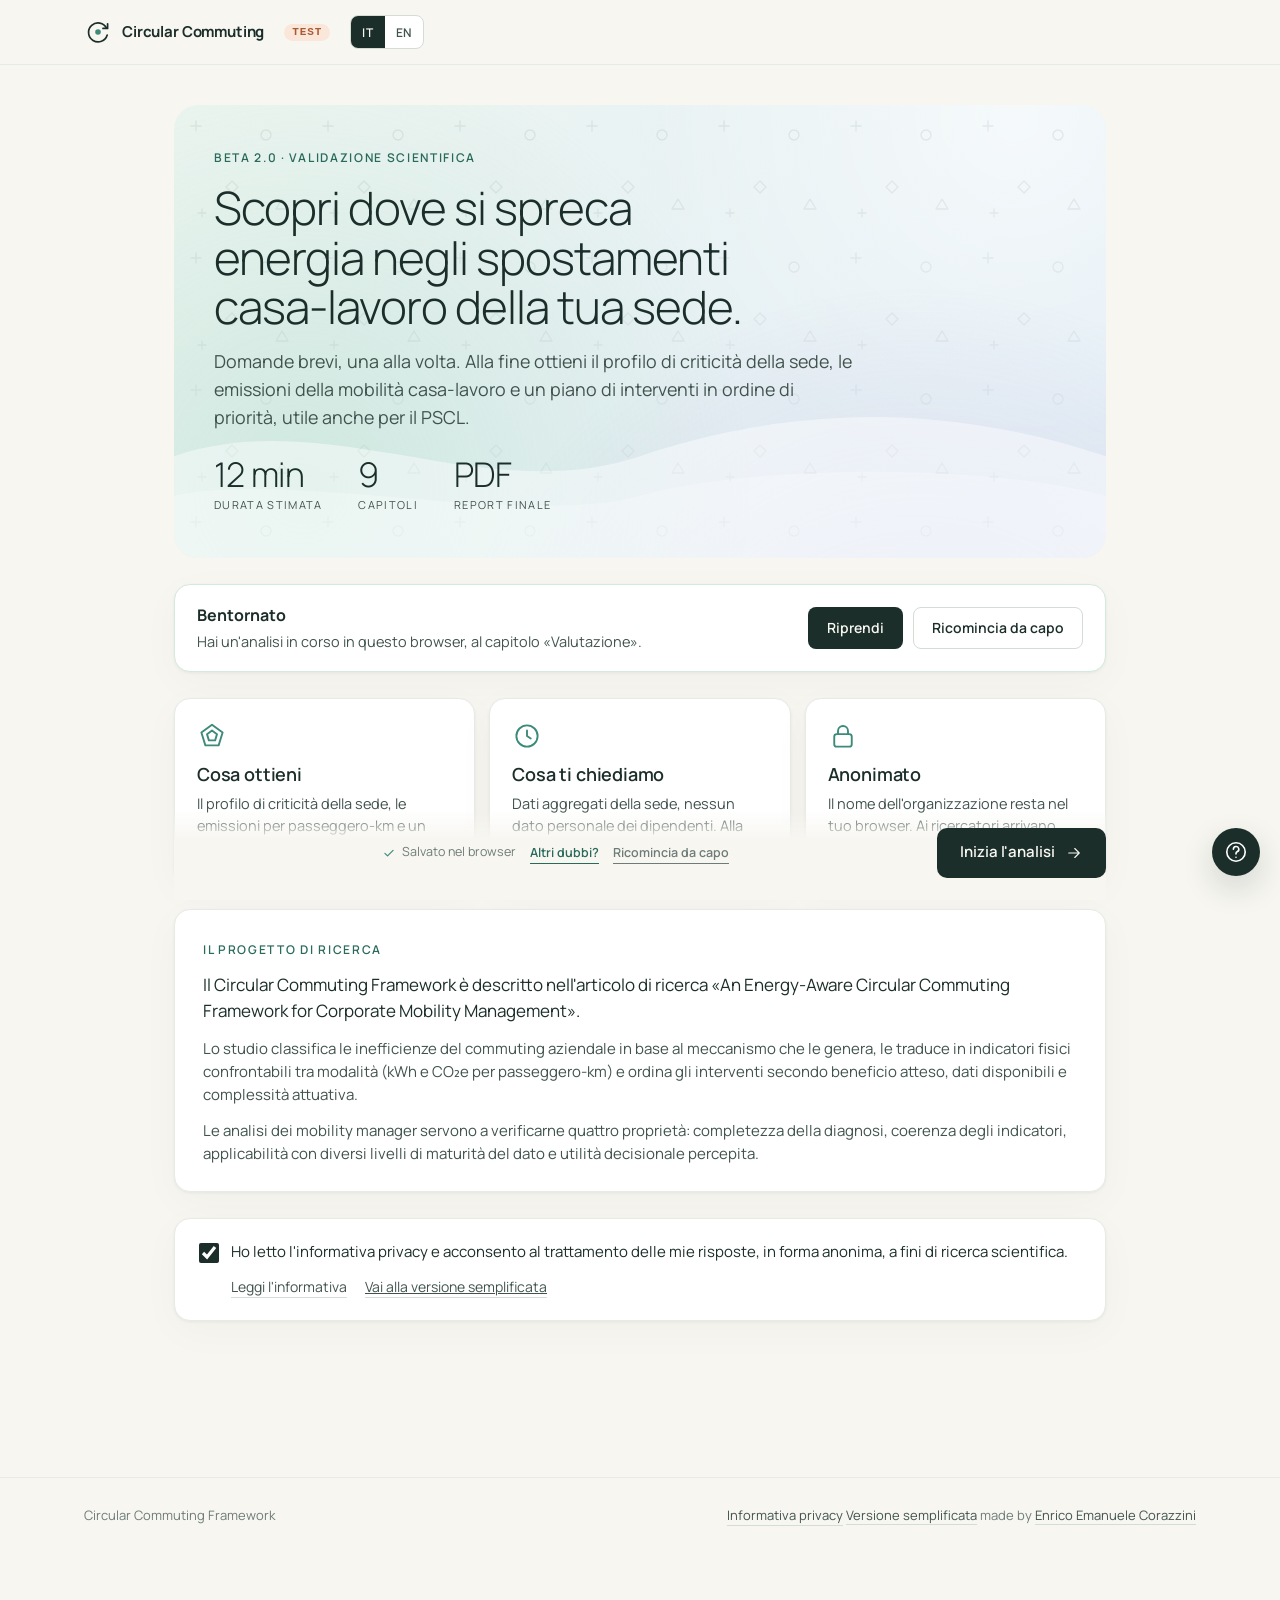
<file: _dev/seed.html>
<!doctype html>
<meta charset="utf-8">
<title>Stato di prova della beta</title>
<!--
  Solo per l'anteprima locale (la cartella _dev non viene pubblicata):
  carica uno stato di prova e apre la beta su una schermata, per controlli visivi e screenshot.
  Esempio: /_dev/seed.html?f=fixtures/state-demo.json&pos=ivSelect&lang=en
  Il caricamento è sincrono, così anche uno screenshot da Chrome headless vede già la beta.
-->
<script>
  const p = new URLSearchParams(location.search);
  const x = new XMLHttpRequest();
  x.open('GET', p.get('f') || 'fixtures/state-demo.json', false);
  x.send();
  const st = JSON.parse(x.responseText);
  if (p.get('pos')) st.pos = p.get('pos');
  if (p.get('lang')) st.lang = p.get('lang');
  localStorage.setItem('ccf-beta-2', JSON.stringify(st));
  location.replace('/beta/?test=1' + (p.get('lang') ? '&lang=' + p.get('lang') : ''));
</script>
</file>
<file: assets/css/ccf.css>
/*
 * Circular Commuting — design system condiviso (home, beta, versione semplificata).
 * Pastelli opachi su un verde foresta profondo, Manrope con titoli leggeri, bordi sottili, ombre quasi impercettibili.
 * Segni propri: il mare pastello in movimento, le formine trasparenti (crocette, cerchi, rombi, triangoli),
 * le icone a tratto 1.5. Documentazione: _dev/DESIGN-SYSTEM.md
 */
@font-face{font-family:'Manrope';font-style:normal;font-weight:200 800;font-display:swap;src:url(../fonts/manrope-var-latin.woff2) format('woff2');unicode-range:U+0000-00FF,U+0131,U+0152-0153,U+02BB-02BC,U+02C6,U+02DA,U+02DC,U+0304,U+0308,U+0329,U+2000-206F,U+20AC,U+2122,U+2191,U+2193,U+2212,U+2215,U+FEFF,U+FFFD}
@font-face{font-family:'Manrope';font-style:normal;font-weight:200 800;font-display:swap;src:url(../fonts/manrope-var-latin-ext.woff2) format('woff2');unicode-range:U+0100-02BA,U+02BD-02C5,U+02C7-02CC,U+02CE-02D7,U+02DD-02FF,U+0304,U+0308,U+0329,U+1D00-1DBF,U+1E00-1E9F,U+1EF2-1EFF,U+2020,U+20A0-20AB,U+20AD-20C0,U+2113,U+2C60-2C7F,U+A720-A7FF}

:root{
  /* colore: neutri caldi su base verde foresta, accenti pastello opachi */
  --ink:#1B2E2A;          /* testo principale, pulsanti primari, selezione */
  --slate:#41534E;        /* testo secondario */
  --muted:#6E7C78;        /* note, fonti */
  --line:#E7EBE6;         /* bordi leggeri, fondi secondari */
  --line-2:#D3DCD6;       /* bordi dei controlli */
  --bg:#F7F6F1;           /* fondo pagina, carta calda */
  --surface:#FFFFFF;      /* carte */
  --accent:#3C8A78;       /* eucalipto: icone, accenti, avanzamento */
  --accent-deep:#2A6A5B;  /* testo in accento, link */
  --tint:#D3EADF;         /* menta: riquadri e selezioni tenui */
  --tint-2:#ECF5F0;
  --sky:#8DB8D6; --sky-deep:#3F7196; --sky-tint:#E1EDF6;
  --lilac:#B3A7D9; --lilac-deep:#6A5CA6; --lilac-tint:#ECE8F6;
  --apricot:#EDB08A; --apricot-deep:#A85C33; --apricot-tint:#FAE7DA;
  --butter:#EBD58A; --butter-tint:#F8F0D2;
  /* il mare: menta → cielo → lilla → albicocca, in movimento lento */
  --grad:linear-gradient(125deg,#CFE8DC 0%,#BCD8EB 26%,#D3CBEE 52%,#F3D5C1 76%,#CFE8DC 100%);
  --grad-soft:linear-gradient(135deg,#EEF6F1 0%,#E3EEF6 34%,#ECE7F6 66%,#FBEDE3 100%);
  /* formine trasparenti: crocette, cerchio, rombo, triangolo (tessera 132px) */
  --marks:url("data:image/svg+xml,%3Csvg xmlns='http://www.w3.org/2000/svg' width='132' height='132' fill='none' stroke='%231B2E2A' stroke-opacity='.11' stroke-width='1.3' stroke-linecap='round' stroke-linejoin='round'%3E%3Cpath d='M22 16v10M17 21h10'/%3E%3Ccircle cx='92' cy='30' r='5'/%3E%3Cpath d='M58 76l6 6-6 6-6-6z'/%3E%3Cpath d='M108 94l6 10h-12z'/%3E%3Cpath d='M28 104v8M24 108h8'/%3E%3C/svg%3E");
  --marks-light:url("data:image/svg+xml,%3Csvg xmlns='http://www.w3.org/2000/svg' width='132' height='132' fill='none' stroke='%23FFFFFF' stroke-opacity='.16' stroke-width='1.3' stroke-linecap='round' stroke-linejoin='round'%3E%3Cpath d='M22 16v10M17 21h10'/%3E%3Ccircle cx='92' cy='30' r='5'/%3E%3Cpath d='M58 76l6 6-6 6-6-6z'/%3E%3Cpath d='M108 94l6 10h-12z'/%3E%3Cpath d='M28 104v8M24 108h8'/%3E%3C/svg%3E");
  /* gravità, fasce 0–20 … 81–100 */
  --sev1:#6DB38F; --sev2:#B5CB6E; --sev3:#E6C15C; --sev4:#E8945F; --sev5:#D0625A;
  /* forma */
  --radius:8px; --radius-lg:12px; --radius-xl:16px; --radius-2xl:24px; --radius-pill:999px;
  --shadow-card:0 1px 3px rgba(27,46,42,.06),0 10px 40px rgba(27,46,42,.03);
  --shadow-float:0 12px 32px rgba(27,46,42,.16);
  --focus:0 0 0 3px rgba(60,138,120,.32);
  /* movimento */
  --ease:cubic-bezier(0,0,.2,1); --ease-io:cubic-bezier(.4,0,.2,1);
  --dur:.2s; --dur-slow:.4s;
  /* tipografia */
  --font:'Manrope',ui-sans-serif,system-ui,-apple-system,'Segoe UI',Roboto,sans-serif;
  --mono:ui-monospace,SFMono-Regular,Menlo,Consolas,monospace;
  --heading:300;
}

*{box-sizing:border-box;margin:0;padding:0}
html{-webkit-text-size-adjust:100%}
body{font-family:var(--font);font-size:16px;line-height:1.5;color:var(--ink);background:var(--bg);
  -webkit-font-smoothing:antialiased;text-rendering:optimizeLegibility}
[hidden]{display:none!important}
h1,h2,h3,h4{font-weight:var(--heading);letter-spacing:-.022em;line-height:1.08;color:var(--ink);text-wrap:balance}
p{color:var(--slate);line-height:1.55}
a{color:var(--accent-deep)}
button,input,select,textarea{font:inherit;color:inherit}
.num{font-variant-numeric:tabular-nums}
.container{max-width:1160px;margin:0 auto;padding-inline:24px}
.eyebrow{display:inline-flex;align-items:center;gap:10px;font-size:12px;font-weight:600;letter-spacing:.14em;text-transform:uppercase;color:var(--accent-deep)}
.eyebrow.light{color:var(--tint)}
.lede{font-size:clamp(17px,1.4vw,20px);color:var(--slate);max-width:58ch}
.muted{color:var(--muted)}
.sr-only{position:absolute;width:1px;height:1px;overflow:hidden;clip:rect(0 0 0 0);white-space:nowrap}

/* icone: tratto 1.5, estremità arrotondate, colore del testo */
.ico{display:inline-block;width:24px;height:24px;flex-shrink:0;fill:none;stroke:currentColor;stroke-width:1.5;stroke-linecap:round;stroke-linejoin:round;vertical-align:middle}
.ico .fill{fill:currentColor;stroke:none}

/* pulsanti */
.btn{display:inline-flex;align-items:center;justify-content:center;gap:10px;padding:12px 18px;border-radius:var(--radius);border:1px solid transparent;
  font:600 14px/1.1 var(--font);cursor:pointer;text-decoration:none;white-space:nowrap;
  transition:background var(--dur) var(--ease),color var(--dur) var(--ease),border-color var(--dur) var(--ease),transform var(--dur) var(--ease),box-shadow var(--dur) var(--ease)}
.btn .ico{width:18px;height:18px}
.btn-primary{background:var(--ink);color:#F7F6F1}
.btn-primary:hover:not([disabled]){background:var(--slate)}
.btn-ghost{background:transparent;color:var(--ink);border-color:var(--line-2)}
.btn-ghost:hover:not([disabled]){background:var(--line)}
.btn-light{background:#fff;color:var(--ink)}
.btn-light:hover{background:var(--tint-2)}
.btn-link{background:none;border:0;padding:0;color:var(--accent-deep);font-weight:500}
.btn-lg{padding:15px 22px;font-size:15px;border-radius:10px}
.btn:focus-visible{outline:none;box-shadow:var(--focus)}
.btn[disabled]{opacity:.38;cursor:not-allowed}

/* invito principale: bordo pastello che ruota lentamente e un alone che respira */
@property --cta-angle{syntax:'<angle>';initial-value:0deg;inherits:false}
.btn-cta{position:relative;isolation:isolate;padding:20px 34px;border-radius:16px;border:0;background:transparent;color:var(--ink);font-size:18px;font-weight:800;letter-spacing:-.005em;
  animation:ctaGlow 3.6s ease-in-out infinite}
.btn-cta::before{content:"";position:absolute;inset:-4px;border-radius:20px;z-index:-2;
  background:conic-gradient(from var(--cta-angle),#6FDDB0,#7FC4F5,#B59CFA,#FFA97A,#6FDDB0);animation:ctaSpin 5s linear infinite}
.btn-cta::after{content:"";position:absolute;inset:0;border-radius:16px;z-index:-1;background:#fff;transition:background var(--dur) var(--ease)}
.btn-cta:hover::after{background:var(--tint-2)}
.btn-cta .ico{width:20px;height:20px;transition:transform var(--dur) var(--ease)}
.btn-cta:hover .ico{transform:translateX(4px)}
@keyframes ctaSpin{to{--cta-angle:360deg}}
@keyframes ctaGlow{0%,100%{box-shadow:0 0 0 0 rgba(111,221,176,0),0 14px 40px rgba(111,221,176,.34)}50%{box-shadow:0 0 0 8px rgba(181,156,250,.14),0 16px 54px rgba(181,156,250,.5)}}

/* barra superiore */
.topbar{position:sticky;top:0;z-index:50;background:rgba(247,246,241,.86);-webkit-backdrop-filter:saturate(160%) blur(12px);backdrop-filter:saturate(160%) blur(12px);border-bottom:1px solid transparent;transition:border-color var(--dur)}
.topbar.scrolled,.topbar.solid{border-bottom-color:var(--line)}
.topbar .row{display:flex;align-items:center;justify-content:space-between;gap:16px;height:64px}
.brand{display:inline-flex;align-items:center;gap:10px;color:var(--ink);text-decoration:none;font-weight:700;font-size:15px;letter-spacing:-.01em;white-space:nowrap}
.brand-mark{width:28px;height:28px;flex-shrink:0}
.topbar .actions{display:flex;align-items:center;gap:10px}
.lang-switch{display:inline-flex;border:1px solid var(--line-2);border-radius:var(--radius);overflow:hidden;height:34px;background:#fff}
.lang-switch button{background:none;border:0;padding:0 11px;font:600 12px var(--font);letter-spacing:.06em;color:var(--slate);cursor:pointer}
.lang-switch button[aria-pressed="true"]{background:var(--ink);color:#F7F6F1}
.lang-switch button:focus-visible{outline:none;box-shadow:inset var(--focus)}

/* carte */
.card{background:var(--surface);border:1px solid var(--line);border-radius:var(--radius-xl);box-shadow:var(--shadow-card)}
.avatar{flex-shrink:0;width:44px;height:44px;border-radius:50%;background:var(--tint);color:var(--accent-deep);display:grid;place-items:center;font-weight:700;font-size:14px;letter-spacing:.02em}

/* scelta a schede orizzontali con icona */
.opts{display:grid;gap:12px}
.opt{position:relative;display:flex;flex-direction:column;align-items:flex-start;gap:10px;min-height:100%;padding:16px 16px 15px;border:1px solid var(--line-2);border-radius:var(--radius-lg);
  background:var(--surface);color:var(--ink);text-align:left;cursor:pointer;
  transition:border-color var(--dur) var(--ease),box-shadow var(--dur) var(--ease),transform var(--dur) var(--ease),background var(--dur) var(--ease)}
.opt:hover:not([disabled]){border-color:var(--accent);transform:translateY(-2px);box-shadow:var(--shadow-card)}
.opt:focus-visible{outline:none;box-shadow:var(--focus)}
.opt[aria-pressed="true"]{border-color:var(--ink);box-shadow:inset 0 0 0 1px var(--ink);background:#fff}
.opt[disabled]{opacity:.4;cursor:not-allowed}
.opt .opt-ico{width:34px;height:34px;color:var(--accent);transition:transform var(--dur-slow) var(--ease)}
.opt:hover .opt-ico,.opt[aria-pressed="true"] .opt-ico{transform:scale(1.08)}
.opt .opt-label{font-size:14.5px;line-height:1.3;font-weight:600}
.opt .opt-sub{font-size:12.5px;line-height:1.35;color:var(--muted)}
.opt .opt-key{position:absolute;top:10px;right:12px;font-size:11px;color:var(--muted);font-variant-numeric:tabular-nums}
.opt .opt-check{position:absolute;top:10px;right:10px;width:20px;height:20px;border-radius:50%;background:var(--ink);color:#fff;display:none;place-items:center}
.opt .opt-check .ico{width:14px;height:14px;stroke-width:2}
.opt[aria-pressed="true"] .opt-check{display:grid}
.opt[aria-pressed="true"] .opt-key{display:none}
.opt .opt-tag{display:inline-flex;align-items:center;gap:6px;font-size:11px;font-weight:600;letter-spacing:.04em;color:var(--accent-deep);background:var(--tint-2);border-radius:var(--radius-pill);padding:3px 8px}

/* glifo di scala per le risposte ordinali */
.scale{display:inline-flex;gap:4px}
.scale i{width:8px;height:8px;border-radius:50%;background:var(--line-2);transition:background var(--dur) var(--ease)}
.scale i.on{background:var(--accent)}
.opt[aria-pressed="true"] .scale i.on{background:var(--ink)}

/* etichette di gravità e priorità */
.sev{display:inline-flex;align-items:center;gap:6px;padding:4px 10px;border-radius:var(--radius-pill);font-size:12px;font-weight:600;white-space:nowrap}
.sev.b1{background:#E3F2EA;color:#25694A}.sev.b2{background:#EFF4DC;color:#56701F}.sev.b3{background:#FBF1D2;color:#7D5A0C}
.sev.b4{background:#FBE6D8;color:#95481E}.sev.b5{background:#F8DEDB;color:#8E2F28}.sev.na{background:var(--line);color:var(--muted)}
.prio{display:inline-grid;place-items:center;min-width:30px;height:30px;padding:0 9px;border-radius:var(--radius-pill);font-weight:700;font-size:13px}
.prio.A{background:var(--ink);color:#fff}.prio.B{background:var(--tint);color:var(--ink)}.prio.C{background:var(--line);color:var(--slate)}

/* "Lo sapevi?" */
.fact{position:relative;overflow:hidden;background:var(--surface);border:1px solid var(--line);border-radius:var(--radius-xl);box-shadow:var(--shadow-card);padding:22px 24px}
.fact::after{content:"";position:absolute;right:-8px;top:-8px;width:170px;height:170px;background-image:var(--marks);background-size:132px 132px;
  -webkit-mask-image:radial-gradient(circle at 72% 28%,#000 0,transparent 70%);mask-image:radial-gradient(circle at 72% 28%,#000 0,transparent 70%);pointer-events:none}
.fact .eyebrow .ico{width:16px;height:16px}
.fact-big{margin-top:12px;font-weight:300;font-size:clamp(40px,5.2vw,64px);letter-spacing:-.035em;line-height:1;color:var(--ink);font-variant-numeric:tabular-nums}
.fact-title{margin-top:12px;font-weight:300;font-size:clamp(26px,2.6vw,34px);letter-spacing:-.02em;line-height:1.12;color:var(--ink);max-width:22ch}
.fact-icon .ico{width:1em;height:1em;stroke-width:1.2;color:var(--accent)}
.fact-text{margin-top:10px;font-size:15px;line-height:1.5;color:var(--slate);max-width:52ch}
.fact-src{margin-top:12px;font-size:12px;color:var(--muted)}

/* il mare in movimento: gradiente pastello che scorre, luci che si spostano, onde e formine */
.sea{position:absolute;inset:0;overflow:hidden;background:var(--grad);background-size:280% 280%;animation:seaHue 36s ease-in-out infinite alternate}
.sea .blob{position:absolute;border-radius:50%;will-change:transform}
.sea .b1{width:80vmax;height:80vmax;left:-30vmax;top:-10vmax;background:radial-gradient(circle,rgba(160,214,190,.55) 0,rgba(160,214,190,0) 62%);animation:seaDrift1 28s ease-in-out infinite alternate}
.sea .b2{width:70vmax;height:70vmax;right:-28vmax;top:-34vmax;background:radial-gradient(circle,rgba(255,255,255,.6) 0,rgba(255,255,255,0) 60%);animation:seaDrift2 34s ease-in-out infinite alternate}
.sea .b3{width:90vmax;height:90vmax;left:18%;bottom:-62vmax;background:radial-gradient(circle,rgba(179,167,217,.5) 0,rgba(179,167,217,0) 60%);animation:seaDrift3 31s ease-in-out infinite alternate}
.sea .waves{position:absolute;left:0;bottom:-2px;width:200%;height:46%;opacity:.9}
.sea .waves.w1{animation:seaWave 30s linear infinite}
.sea .waves.w2{animation:seaWave 46s linear infinite reverse;height:34%;opacity:.7}
.sea .waves path{fill:rgba(255,255,255,.24)}
.sea .waves.w2 path{fill:rgba(255,255,255,.18)}
.sea .grain{position:absolute;inset:0;background-image:var(--marks);background-size:132px 132px;animation:marksDrift 120s linear infinite;
  -webkit-mask-image:linear-gradient(180deg,rgba(0,0,0,.95),rgba(0,0,0,.3));mask-image:linear-gradient(180deg,rgba(0,0,0,.95),rgba(0,0,0,.3))}
@keyframes seaHue{0%{background-position:0% 35%}100%{background-position:100% 65%}}
@keyframes seaDrift1{from{transform:translate(0,0) scale(1)}to{transform:translate(14vmax,6vmax) scale(1.12)}}
@keyframes seaDrift2{from{transform:translate(0,0) scale(1)}to{transform:translate(-12vmax,10vmax) scale(.92)}}
@keyframes seaDrift3{from{transform:translate(0,0) scale(1)}to{transform:translate(-10vmax,-8vmax) scale(1.08)}}
@keyframes seaWave{from{transform:translateX(0)}to{transform:translateX(-50%)}}
@keyframes marksDrift{from{background-position:0 0}to{background-position:132px 264px}}

/* formine trasparenti come texture di fondo */
.marks-bg{background-image:var(--marks);background-size:132px 132px}

/* pulsante "?" e pannello di aiuto */
.help-fab{position:fixed;right:20px;bottom:20px;z-index:60;width:48px;height:48px;border-radius:50%;border:0;background:var(--ink);color:#fff;box-shadow:var(--shadow-float);
  cursor:pointer;display:grid;place-items:center;transition:transform var(--dur) var(--ease),background var(--dur) var(--ease)}
.help-fab .ico{width:26px;height:26px}
.help-fab:hover{transform:translateY(-2px);background:var(--slate)}
.help-fab:focus-visible{outline:none;box-shadow:var(--focus),var(--shadow-float)}
.help-fab .pulse{position:absolute;inset:0;border-radius:50%;box-shadow:0 0 0 0 rgba(60,138,120,.45);animation:helpPulse 2.6s var(--ease) 1.2s 2}
@keyframes helpPulse{0%{box-shadow:0 0 0 0 rgba(60,138,120,.45)}100%{box-shadow:0 0 0 16px rgba(60,138,120,0)}}
.help-drawer{position:fixed;inset:0;z-index:70;visibility:hidden}
.help-drawer.open{visibility:visible}
.help-backdrop{position:absolute;inset:0;background:rgba(27,46,42,.32);opacity:0;transition:opacity var(--dur-slow) var(--ease)}
.help-panel{position:absolute;top:0;right:0;height:100%;width:min(440px,100%);background:#fff;box-shadow:-24px 0 60px rgba(27,46,42,.16);
  transform:translateX(100%);transition:transform var(--dur-slow) var(--ease-io);display:flex;flex-direction:column}
.help-drawer.open .help-backdrop{opacity:1}
.help-drawer.open .help-panel{transform:none}
.help-head{display:flex;align-items:center;justify-content:space-between;gap:12px;padding:18px 22px;border-bottom:1px solid var(--line)}
.help-head .eyebrow .ico{width:16px;height:16px}
.help-close{width:36px;height:36px;border-radius:var(--radius);border:1px solid var(--line-2);background:#fff;cursor:pointer;display:grid;place-items:center;color:var(--slate)}
.help-close:hover{background:var(--line)}
.help-body{padding:20px 22px 28px;overflow:auto}
.help-body h3{font-size:22px;font-weight:400;letter-spacing:-.015em}
.help-body p{margin-top:10px;font-size:15px}
.help-body .help-fw{margin-top:22px;padding:14px 16px;border-radius:var(--radius-lg);background:var(--tint-2);color:var(--slate);font-size:14px;line-height:1.55}
.help-body .help-fw strong{display:block;font-size:11px;letter-spacing:.14em;text-transform:uppercase;font-weight:600;color:var(--accent-deep);margin-bottom:6px}
.help-body .help-keys{margin-top:14px;font-size:13px;color:var(--muted)}
.help-body code{font-family:var(--mono);font-size:12.5px;background:#fff;border:1px solid var(--line);border-radius:6px;padding:1px 6px}
/* contatti, sempre in fondo al pannello */
.help-contact{margin-top:22px;padding:16px;border-radius:var(--radius-lg);border:1px solid var(--line);background:var(--bg)}
.help-contact strong{display:block;font-size:15px;font-weight:700;color:var(--ink)}
.help-contact p{margin-top:6px;font-size:14px}
.help-links{display:flex;flex-wrap:wrap;gap:8px;margin-top:12px}
.help-links a{display:inline-flex;align-items:center;gap:8px;padding:8px 12px;border-radius:var(--radius-pill);border:1px solid var(--line-2);background:#fff;color:var(--ink);text-decoration:none;font-size:13.5px;font-weight:600;
  transition:border-color var(--dur) var(--ease)}
.help-links a:hover{border-color:var(--accent)}
.help-links .ico{width:16px;height:16px;color:var(--accent)}
/* ricomincia da capo: sempre in fondo al pannello, dopo i contatti */
.help-reset{margin-top:18px;padding-top:16px;border-top:1px solid var(--line);display:flex;flex-direction:column;align-items:flex-start;gap:8px}
.help-reset .btn .ico{width:16px;height:16px}
.help-reset p{font-size:13px}
details.help-more{margin-top:14px;padding-top:12px;border-top:1px solid var(--line)}
details.help-more summary{display:flex;justify-content:space-between;gap:12px;cursor:pointer;font-size:14px;font-weight:700;color:var(--slate);list-style:none}
details.help-more summary::-webkit-details-marker{display:none}
details.help-more summary::after{content:"+";color:var(--muted)}
details.help-more[open] summary::after{content:"−"}
.help-authors{display:flex;flex-direction:column;gap:14px;margin-top:12px}
.help-author{display:grid;grid-template-columns:36px 1fr;gap:12px}
.help-author .avatar{width:36px;height:36px;font-size:12px}
.help-author b{font-weight:700;font-size:14px}
/* solo il ruolo, non il pallino delle iniziali: una regola su tutte le span ne romperebbe il centramento */
.help-author .help-author-role{display:block;margin-top:1px;font-size:11px;letter-spacing:.08em;text-transform:uppercase;color:var(--accent-deep)}
.help-author p{margin-top:4px;font-size:13px}
@media(max-width:640px){
  .help-panel{top:auto;bottom:0;height:auto;max-height:86vh;width:100%;border-radius:18px 18px 0 0;transform:translateY(100%)}
  .help-fab{right:14px;bottom:14px}
}

/* piè di pagina */
.site-footer{border-top:1px solid var(--line);padding:28px 0 90px;color:var(--muted);font-size:13px}
.site-footer .row{display:flex;flex-wrap:wrap;gap:10px 24px;align-items:center;justify-content:space-between}
.site-footer a{color:var(--slate);text-decoration:none;border-bottom:1px solid var(--line-2)}
.site-footer a:hover{color:var(--ink)}
.linklike{background:none;border:0;padding:0;cursor:pointer;color:var(--slate);border-bottom:1px solid var(--line-2);font-size:inherit}

/* comparsa */
@keyframes rise{from{opacity:0;transform:translateY(14px)}to{opacity:1;transform:none}}
.rise{animation:rise .5s var(--ease) both}
.rise-2{animation:rise .5s var(--ease) .08s both}
.rise-3{animation:rise .5s var(--ease) .16s both}
.rise-4{animation:rise .5s var(--ease) .24s both}

@media(max-width:760px){.container{padding-inline:16px}}
@media (prefers-reduced-motion:reduce){
  *,*::before,*::after{animation-duration:.001ms!important;animation-iteration-count:1!important;transition-duration:.001ms!important}
}
</file>
<file: assets/css/landing.css>
/* Home: due percorsi a contrasto sopra il mare in movimento. La beta, che raccoglie i dati, ha più spazio. */
main{overflow-x:clip}
.topbar{position:fixed;left:0;right:0;background:rgba(247,246,241,.72)}
.hero-split{position:relative;min-height:100svh;display:flex;align-items:center;padding:96px 0 64px;overflow:hidden;isolation:isolate}
.hero-inner{position:relative;z-index:1;width:100%}
.hero-head{max-width:1040px}
.hero-head h1{margin-top:16px;font-size:clamp(36px,4.3vw,62px)}
.hero-head .lede{margin-top:16px;max-width:66ch;color:var(--ink);opacity:.82}
.split{margin-top:36px;display:grid;grid-template-columns:minmax(0,5fr) minmax(0,7fr);gap:20px;align-items:stretch}
.panel{position:relative;display:flex;flex-direction:column;border-radius:var(--radius-2xl);padding:34px 34px 30px;min-height:420px;
  transition:transform var(--dur-slow) var(--ease),box-shadow var(--dur-slow) var(--ease)}
.panel:hover{transform:translateY(-4px)}
.panel h2{margin-top:14px;font-size:clamp(26px,2.6vw,34px)}
.panel p{margin-top:14px;font-size:16px;max-width:46ch}
.panel-light{background:rgba(255,255,255,.88);-webkit-backdrop-filter:blur(14px);backdrop-filter:blur(14px);box-shadow:0 30px 80px rgba(27,46,42,.14);border:1px solid rgba(255,255,255,.7)}
.panel-dark{overflow:hidden;isolation:isolate;padding:36px 40px 34px;background:rgba(27,46,42,.93);-webkit-backdrop-filter:blur(14px);backdrop-filter:blur(14px);color:#F7F6F1;
  box-shadow:0 34px 90px rgba(14,26,23,.38);border:1px solid rgba(211,234,223,.14)}
/* luce pastello e formine chiare dietro al contenuto della beta */
.panel-dark::before{content:"";position:absolute;inset:0;z-index:-1;background-image:var(--marks-light);background-size:132px 132px;animation:marksDrift 120s linear infinite;
  -webkit-mask-image:radial-gradient(120% 90% at 100% 0%,#000 0,transparent 70%);mask-image:radial-gradient(120% 90% at 100% 0%,#000 0,transparent 70%)}
.panel-dark::after{content:"";position:absolute;width:520px;height:520px;right:-220px;top:-260px;z-index:-1;border-radius:50%;
  background:radial-gradient(circle,rgba(199,185,240,.28) 0,rgba(158,217,192,.16) 38%,rgba(158,217,192,0) 68%);animation:seaDrift2 30s ease-in-out infinite alternate}
.panel-dark h2{margin-top:14px;font-size:clamp(30px,3.2vw,44px);color:#F7F6F1}
.panel-dark p{font-size:17px;max-width:52ch;color:rgba(247,246,241,.8)}
.panel-list{list-style:none;margin-top:22px;display:grid;gap:10px}
.panel-list li{display:flex;align-items:center;gap:12px;font-size:14.5px;color:var(--slate)}
.panel-list .ico{width:20px;height:20px;color:var(--accent)}
.panel-dark .panel-list{grid-template-columns:repeat(3,minmax(0,1fr));gap:12px;margin-top:22px}
.panel-dark .panel-list li{align-items:flex-start;gap:10px;padding:12px 14px;border-radius:var(--radius-lg);background:rgba(247,246,241,.06);border:1px solid rgba(247,246,241,.1);color:rgba(247,246,241,.9);font-size:14px;line-height:1.35}
.panel-dark .panel-list .ico{width:22px;height:22px;color:#BFE6D4}
.panel-cta{margin-top:auto;padding-top:28px;display:flex;flex-wrap:wrap;align-items:center;gap:12px 18px}
.panel-dark .panel-cta{padding-top:30px}
.panel-note{font-size:13px;color:var(--muted)}
.cta-note{font-size:13px;color:rgba(247,246,241,.66)}
.badge-live{position:absolute;top:24px;right:26px;display:inline-flex;align-items:center;gap:8px;font-size:12px;font-weight:600;color:rgba(247,246,241,.82)}
.badge-live i{width:8px;height:8px;border-radius:50%;background:#7FD1AE;box-shadow:0 0 0 0 rgba(127,209,174,.6);animation:live 2.2s var(--ease) infinite}
@keyframes live{0%{box-shadow:0 0 0 0 rgba(127,209,174,.55)}70%{box-shadow:0 0 0 9px rgba(127,209,174,0)}100%{box-shadow:0 0 0 0 rgba(127,209,174,0)}}

.section{position:relative;padding-top:96px}
/* formine trasparenti anche nelle sezioni, in un angolo e in lento movimento */
.section::before{content:"";position:absolute;right:0;top:56px;width:420px;height:320px;z-index:-1;pointer-events:none;background-image:var(--marks);background-size:132px 132px;
  animation:marksDrift 150s linear infinite;-webkit-mask-image:radial-gradient(closest-side,#000 0,transparent 100%);mask-image:radial-gradient(closest-side,#000 0,transparent 100%)}
.section:nth-of-type(odd)::before{right:auto;left:0}
.section-head{max-width:760px}
.section-head h2{margin-top:16px;font-size:clamp(30px,3.6vw,48px)}
.section-head .lede{margin-top:16px}

.layers{list-style:none;margin-top:36px;display:grid;grid-template-columns:repeat(5,1fr);gap:0;border:1px solid var(--line);border-radius:var(--radius-xl);background:#fff;box-shadow:var(--shadow-card);overflow:hidden}
.layers li{position:relative;padding:24px 20px 26px;border-right:1px solid var(--line)}
.layers li:last-child{border-right:0}
.layers .ico{width:30px;height:30px;color:var(--accent)}
.layers .l-num{position:absolute;top:18px;right:18px;font-size:12px;color:var(--muted);font-variant-numeric:tabular-nums}
.layers h3{margin-top:18px;font-size:18px;font-weight:600;letter-spacing:-.01em}
.layers p{margin-top:8px;font-size:14px}

.facts{margin-top:36px;display:grid;grid-template-columns:repeat(3,1fr);gap:16px}

.foot-links{display:inline-flex;flex-wrap:wrap;gap:10px 22px;align-items:center}

@media(max-width:980px){
  .split{grid-template-columns:1fr}
  .panel-dark{order:-1}
  .panel{min-height:0}
  .layers{grid-template-columns:1fr 1fr}
  .layers li{border-bottom:1px solid var(--line)}
  .facts{grid-template-columns:1fr}
}
@media(max-width:560px){
  .hero-split{padding-top:96px}
  .panel,.panel-dark{padding:26px 22px 24px}
  .badge-live{position:static;margin-bottom:10px}
  .panel-dark .panel-list{grid-template-columns:1fr}
  .panel-dark .panel-list li{flex-direction:row;align-items:center;padding:10px 12px}
  .layers{grid-template-columns:1fr}
  .layers li{border-right:0}
  .panel-cta .btn{width:100%}
  .section::before{display:none}
}
</file>
<file: beta/beta.css>
/* Beta 2.0 — schermate a domanda singola. Token e componenti di base in ../assets/css/ccf.css */
body{background:var(--bg)}
.topbar .row{display:grid;grid-template-columns:auto 1fr auto;gap:20px}
.app{max-width:980px;margin:0 auto;padding:40px 24px 40px;min-height:calc(100svh - 64px)}

/* barra di avanzamento per capitoli */
.rail{justify-self:center;width:min(460px,100%);display:flex;flex-direction:column;gap:7px}
.rail-label{display:flex;gap:10px;justify-content:center;font-size:12px;color:var(--muted);white-space:nowrap;overflow:hidden}
.rail-name{color:var(--ink);font-weight:600;overflow:hidden;text-overflow:ellipsis}
.rail-bars{display:grid;grid-template-columns:repeat(9,1fr);gap:4px}
.rail-bars i{display:block;height:4px;border-radius:2px;background:var(--line-2);overflow:hidden}
.rail-bars b{display:block;height:100%;background:var(--accent);border-radius:2px;transition:width .5s var(--ease)}

/* schermata */
.screen{display:flex;flex-direction:column;gap:26px}
.screen.enter{animation:screenIn .45s var(--ease) backwards}
.screen.enter-back{animation:screenBack .45s var(--ease) backwards}
@keyframes screenIn{from{opacity:0;transform:translateY(18px)}to{opacity:1;transform:none}}
@keyframes screenBack{from{opacity:0;transform:translateY(-14px)}to{opacity:1;transform:none}}
.q-head{display:flex;flex-direction:column;align-items:flex-start;gap:12px;max-width:760px}
.q-title{font-size:clamp(28px,3.7vw,46px);outline:none}
.q-sub{font-size:17px;color:var(--slate);max-width:62ch}
.q-ico{width:52px;height:52px;border-radius:14px;background:var(--tint-2);color:var(--accent);display:grid;place-items:center}
.q-ico .ico{width:30px;height:30px}
.q-note{display:flex;gap:10px;align-items:flex-start;margin-top:4px;padding:12px 14px;border-radius:var(--radius-lg);background:var(--tint-2);color:var(--slate);font-size:14.5px;max-width:680px}
.q-note .ico{width:20px;height:20px;color:var(--accent);margin-top:1px}

/* opzioni */
.opts.grid-5{grid-template-columns:repeat(5,minmax(0,1fr))}
.opts.grid-4{grid-template-columns:repeat(4,minmax(0,1fr))}
.opts.grid-3{grid-template-columns:repeat(3,minmax(0,1fr))}
.opts.grid-2{grid-template-columns:repeat(2,minmax(0,1fr))}
.opts.row-5{grid-template-columns:repeat(5,minmax(0,1fr))}
.opts.row-5 .opt{min-height:132px;justify-content:space-between}
.opts.row-5 .scale,.opts.col-5 .scale{order:-1}
.opts.col-5{grid-template-columns:1fr;gap:10px;max-width:760px}
.opts.col-5 .opt{flex-direction:row;align-items:center;gap:16px;padding:15px 48px 15px 18px}
.opts.col-5 .opt-label{font-size:15.5px;font-weight:500}
.opts.col-5 .opt-tag{margin-left:auto;flex-shrink:0}
.opts.days .opt{align-items:center;text-align:center;padding:22px 12px}
.opt-big{font-size:44px;font-weight:300;letter-spacing:-.03em;line-height:1;font-variant-numeric:tabular-nums}
.opts.yesno .opt{align-items:center;justify-content:center;min-height:92px}
.opts.yesno .opt-label{font-size:20px;font-weight:500}
.opts.truth .opt-label{font-size:15px}
.opts.share{max-width:760px}
.opts.share .opt{min-height:150px;padding:22px 22px 20px}
.opts.share .opt-ico{width:40px;height:40px}
.opts.share .opt-label{font-size:18px}
.opts.share .opt-sub{font-size:14px}

.chips,.region-chips{display:flex;flex-wrap:wrap;gap:8px}
.chip{border:1px solid var(--line-2);background:#fff;color:var(--ink);border-radius:var(--radius-pill);padding:9px 15px;font-size:14px;cursor:pointer;
  transition:border-color var(--dur) var(--ease),background var(--dur) var(--ease),transform var(--dur) var(--ease)}
.chip:hover{border-color:var(--accent);transform:translateY(-1px)}
.chip.on,.chip[aria-pressed="true"]{background:var(--ink);border-color:var(--ink);color:#fff}
.chip:focus-visible{outline:none;box-shadow:var(--focus)}
.chip kbd{font:inherit;font-size:11px;opacity:.6;margin-left:6px}
.dontknow-row{display:flex;justify-content:flex-start}

/* regione: mappa e elenco */
.region-layout{display:grid;grid-template-columns:minmax(0,1fr) minmax(0,1fr);gap:22px;align-items:start}
.map-card{margin:0;padding:16px 16px 12px;position:relative;overflow:hidden}
.map-card::before{content:"";position:absolute;inset:0;background-image:var(--marks);background-size:132px 132px;opacity:.7;pointer-events:none}
.italy{position:relative;display:block;width:100%;height:auto;max-height:62vh;overflow:visible}
.reg{fill:var(--tint-2);stroke:#fff;stroke-width:1.6;stroke-linejoin:round;fill-rule:evenodd;cursor:pointer;transition:fill var(--dur) var(--ease)}
.reg:nth-child(4n+2){fill:var(--sky-tint)}.reg:nth-child(4n+3){fill:var(--lilac-tint)}.reg:nth-child(4n){fill:var(--apricot-tint)}
.reg:hover,.reg:focus-visible{fill:var(--tint);outline:none}
.reg:focus-visible{stroke:var(--accent-deep);stroke-width:2.5}
.reg.on,.reg[aria-pressed="true"]{fill:var(--accent)}
.map-card figcaption{position:relative;display:flex;flex-direction:column;gap:2px;margin-top:6px}
.map-label{font-size:18px;font-weight:600;color:var(--ink);min-height:1.4em}
.map-src{font-size:11px;color:var(--muted)}
.regions{display:flex;flex-direction:column;gap:16px}
.region-list-title{font-size:13px;font-weight:600;color:var(--slate)}
.region-label{font-size:11px;letter-spacing:.14em;text-transform:uppercase;color:var(--muted);margin-bottom:8px}
.regions .chip{padding:7px 12px;font-size:13.5px}

/* numeri grandi e cursori */
.bignum{display:flex;align-items:center;gap:12px;flex-wrap:wrap}
.bignum-input{width:min(260px,60vw);font-size:clamp(44px,6vw,64px);font-weight:300;letter-spacing:-.03em;border:0;border-bottom:2px solid var(--line-2);background:transparent;padding:4px 6px;text-align:center;-moz-appearance:textfield}
.bignum-input::-webkit-outer-spin-button,.bignum-input::-webkit-inner-spin-button{-webkit-appearance:none;margin:0}
.bignum-input:focus{outline:none;border-bottom-color:var(--accent)}
.bignum-unit{font-size:18px;color:var(--muted)}
.step{width:48px;height:48px;border-radius:50%;border:1px solid var(--line-2);background:#fff;font-size:24px;line-height:1;cursor:pointer;color:var(--ink)}
.step:hover{border-color:var(--accent)}
.dial{max-width:620px}
.dial-value{font-size:clamp(52px,8vw,84px);font-weight:300;letter-spacing:-.04em;line-height:1}
.dial-value span{font-size:.35em;color:var(--muted);letter-spacing:0;margin-left:4px}
.range{-webkit-appearance:none;appearance:none;width:100%;height:28px;background:transparent;margin-top:20px;cursor:pointer}
.range::-webkit-slider-runnable-track{height:6px;border-radius:3px;background:linear-gradient(90deg,var(--accent),var(--sky),var(--lilac))}
.range::-moz-range-track{height:6px;border-radius:3px;background:linear-gradient(90deg,var(--accent),var(--sky),var(--lilac))}
.range::-webkit-slider-thumb{-webkit-appearance:none;width:26px;height:26px;margin-top:-10px;border-radius:50%;background:#fff;border:2px solid var(--ink);box-shadow:var(--shadow-float);transition:transform var(--dur) var(--ease)}
.range::-moz-range-thumb{width:24px;height:24px;border-radius:50%;background:#fff;border:2px solid var(--ink)}
.range:active::-webkit-slider-thumb{transform:scale(1.12)}
.range.unset::-webkit-slider-thumb{border-color:var(--line-2);box-shadow:none}
.range.unset::-moz-range-thumb{border-color:var(--line-2)}
.range:focus-visible{outline:none}
.range:focus-visible::-webkit-slider-thumb{box-shadow:var(--focus)}
.range-ends{display:flex;justify-content:space-between;font-size:12px;color:var(--muted);margin-top:4px}

/* presenza necessaria: barra divisa in tre */
.split3{position:relative;display:flex;height:76px;border-radius:var(--radius-xl);overflow:visible;margin-top:6px;touch-action:none;user-select:none}
.split3 .seg{position:relative;display:flex;align-items:center;justify-content:center;min-width:0;overflow:hidden;transition:width .12s linear}
.split3 .seg-a{background:var(--ink);border-radius:var(--radius-xl) 0 0 var(--radius-xl)}
.split3 .seg-b{background:var(--accent)}
.split3 .seg-c{background:var(--sky-deep);border-radius:0 var(--radius-xl) var(--radius-xl) 0}
.split3 .seg-v{color:#fff;font-size:18px;font-weight:600;white-space:nowrap}
.split3.preview .seg{opacity:.35}
.handle{position:absolute;top:50%;width:34px;height:34px;margin:-17px 0 0 -17px;border-radius:50%;background:#fff;border:2px solid var(--ink);box-shadow:var(--shadow-float);cursor:ew-resize;touch-action:none;z-index:2}
.handle::after{content:"";position:absolute;inset:9px 13px;border-left:2px solid var(--line-2);border-right:2px solid var(--line-2)}
.handle:focus-visible{outline:none;box-shadow:var(--focus),var(--shadow-float)}
.split-legend{display:grid;grid-template-columns:repeat(3,1fr);gap:12px}
.leg{display:flex;align-items:center;gap:10px;font-size:14px;color:var(--slate)}
.leg i{width:12px;height:12px;border-radius:4px;flex-shrink:0}
.leg-a i{background:var(--ink)}.leg-b i{background:var(--accent)}.leg-c i{background:var(--sky-deep)}
.leg strong{margin-left:auto;font-weight:600;color:var(--ink)}
.confirm-default{align-self:flex-start}

/* mezzi */
.modes-summary{padding:18px 20px;display:flex;flex-direction:column;gap:12px}
.stack{display:flex;height:14px;border-radius:7px;overflow:hidden;background:var(--line)}
.stack i{display:block;height:100%;transition:width .3s var(--ease)}
.modes-meta{display:flex;flex-wrap:wrap;justify-content:space-between;gap:8px;font-size:14px;color:var(--slate)}
.modes-meta .over{color:var(--apricot-deep)}
.teaser{font-weight:600;color:var(--ink)}
.modes-grid{display:grid;grid-template-columns:repeat(5,minmax(0,1fr));gap:12px}
.mode-tile{display:flex;flex-direction:column;gap:10px;padding:14px;border:1px solid var(--line-2);border-radius:var(--radius-lg);background:#fff;transition:border-color var(--dur) var(--ease),box-shadow var(--dur) var(--ease)}
.mode-tile.on{border-color:var(--ink);box-shadow:inset 0 0 0 1px var(--ink)}
.mode-ico{color:var(--accent)}
.mode-ico .ico{width:34px;height:34px}
.mode-label{font-size:13.5px;font-weight:600;line-height:1.25;min-height:34px}
.stepper{display:grid;grid-template-columns:30px 1fr 30px;align-items:center;border:1px solid var(--line-2);border-radius:var(--radius);overflow:hidden}
.stepper button{height:34px;border:0;background:var(--bg);font-size:18px;cursor:pointer;color:var(--slate)}
.stepper button:hover{background:var(--line)}
.stepper input{width:100%;height:34px;border:0;text-align:center;font-size:15px;-moz-appearance:textfield;min-width:0}
.stepper input::-webkit-outer-spin-button,.stepper input::-webkit-inner-spin-button{-webkit-appearance:none;margin:0}
.stepper input:focus{outline:none;background:var(--tint-2)}
.fill-rest{border:0;background:none;color:var(--accent-deep);font-size:12px;padding:0;cursor:pointer;text-align:left}
.fill-rest:hover{text-decoration:underline}
details.params{border:1px dashed var(--line-2);border-radius:var(--radius-lg);padding:12px 16px;background:#fff}
details.params summary{cursor:pointer;font-size:14px;font-weight:600;color:var(--slate)}
details.params p{margin:10px 0;font-size:13px}
.table-wrap{overflow-x:auto;-webkit-overflow-scrolling:touch}
.params-table,.mon-table{width:100%;border-collapse:collapse;font-size:13.5px;min-width:560px}
.params-table th,.params-table td,.mon-table th,.mon-table td{padding:8px;border-bottom:1px solid var(--line);text-align:left}
.params-table thead th,.mon-table thead th{font-size:11px;letter-spacing:.08em;text-transform:uppercase;color:var(--muted);font-weight:600}
.params-table tbody th{font-weight:600}
.params-table input{width:100%;min-width:74px;padding:7px 8px;border:1px solid var(--line-2);border-radius:6px;background:var(--bg)}
.dist-card{padding:10px 20px}
.dist-row{display:grid;grid-template-columns:40px minmax(120px,200px) 1fr 70px;gap:14px;align-items:center;padding:10px 0;border-bottom:1px solid var(--line)}
.dist-row:last-child{border-bottom:0}
.dist-row .range{margin-top:0}
.dist-label{font-size:14px;font-weight:600}
.dist-v{text-align:right;font-size:15px}

/* intro, capitoli, ringraziamento */
.hero-band,.chapter-hero{position:relative;overflow:hidden;border-radius:var(--radius-2xl);isolation:isolate;padding:44px 40px}
.sea-soft{background:var(--grad-soft);background-size:260% 260%}
.sea-soft .b1{background:radial-gradient(circle,rgba(160,214,190,.36) 0,rgba(160,214,190,0) 62%)}
.sea-soft .b3{background:radial-gradient(circle,rgba(179,167,217,.34) 0,rgba(179,167,217,0) 60%)}
.sea-soft .waves path{fill:rgba(255,255,255,.5)}
.sea-soft .waves.w2 path{fill:rgba(255,255,255,.34)}
.sea-soft .grain{opacity:.8}
.hero-band-inner{position:relative;z-index:1;display:flex;flex-direction:column;gap:16px;max-width:760px}
.hero-band .lede{color:var(--slate)}
.meta-row{display:flex;flex-wrap:wrap;gap:36px;margin-top:10px}
.meta-v{font-size:34px;font-weight:300;letter-spacing:-.02em;line-height:1}
.meta-l{margin-top:6px;font-size:11px;letter-spacing:.12em;text-transform:uppercase;color:var(--slate)}
.intro-cards{display:grid;grid-template-columns:repeat(3,1fr);gap:14px}
.intro-card{padding:22px}
.intro-card .ico{width:30px;height:30px;color:var(--accent)}
.intro-card h3{margin-top:14px;font-size:18px;font-weight:600;letter-spacing:-.01em}
.intro-card p{margin-top:8px;font-size:14.5px}
.research{padding:26px 28px}
.research p{margin-top:12px;font-size:15px}
.research .research-lead{font-size:17px;color:var(--ink)}
.authors{margin-top:16px;display:grid;grid-template-columns:1fr 1fr;gap:18px 26px}
.author{display:flex;gap:14px;align-items:flex-start}
.author-name{font-weight:700}
.author-role{margin-top:2px;font-size:11px;letter-spacing:.1em;text-transform:uppercase;color:var(--accent-deep)}
.author p{margin-top:6px;font-size:14px}
.consent{padding:22px 24px;position:relative}
.check{display:flex;gap:12px;align-items:flex-start;cursor:pointer;font-size:15px;color:var(--ink)}
.check input{width:20px;height:20px;margin-top:2px;accent-color:var(--ink);flex-shrink:0}
.consent-links{display:flex;flex-wrap:wrap;gap:18px;margin:12px 0 0 32px;font-size:14px}
.consent-need{margin:10px 0 0 32px;font-size:13.5px;color:var(--muted)}
.hp{position:absolute!important;left:-9999px!important;width:1px;height:1px;opacity:0}
.resume{display:flex;flex-wrap:wrap;gap:16px;align-items:center;justify-content:space-between;padding:18px 22px;border-color:var(--tint)}
.resume p{margin-top:4px;font-size:14.5px}
.resume-actions{display:flex;gap:10px;flex-wrap:wrap}
.chapter-hero{min-height:260px;display:flex;align-items:flex-end}
.chapter-inner{position:relative;z-index:1;display:flex;align-items:flex-end;gap:32px}
.chapter-num{font-size:clamp(84px,12vw,150px);font-weight:200;letter-spacing:-.06em;line-height:.8;color:var(--accent)}
.chapter-inner .q-title{margin-top:10px}
.chapter-inner .lede{margin-top:12px}
.chapter-meta{margin-top:14px;font-size:13px;color:var(--slate)}
.kind-chapter .fact{max-width:760px}
.note.warn{display:flex;gap:12px;align-items:flex-start;padding:14px 16px;border-radius:var(--radius-lg);background:var(--butter-tint);border:1px solid #EBD9A0;color:#6B4E0E;font-size:14.5px}
.note.warn .ico{width:20px;height:20px;flex-shrink:0;margin-top:1px}

/* diagnosi */
.reason{display:flex;flex-direction:column;gap:8px;max-width:760px;font-size:14.5px;color:var(--slate)}
/* le caselle di spunta restano piccole: il riquadro dei contatti è un .field e prenderebbe la larghezza dei campi */
.reason textarea,.field textarea,.field input:not([type="checkbox"]),.name-fields input,.field select{width:100%;padding:12px 14px;border:1px solid var(--line-2);border-radius:var(--radius);background:#fff;font-size:15px}
.reason textarea:focus,.field textarea:focus,.field input:focus,.name-fields input:focus{outline:none;border-color:var(--accent);box-shadow:var(--focus)}

/* proposte di intervento: schede per problema */
.iv-summary{align-self:flex-start;display:inline-flex;align-items:center;gap:8px;padding:9px 14px;border-radius:var(--radius-pill);background:var(--ink);color:#F7F6F1;font-size:14px;font-weight:600}
.iv-summary.none{background:var(--line);color:var(--slate)}
.iv-group{display:flex;flex-direction:column;gap:12px}
.iv-group-head{display:grid;grid-template-columns:24px minmax(0,auto) 1fr;align-items:center;gap:6px 10px;font-size:15px;font-weight:600;color:var(--ink)}
.iv-group-head .sev{justify-self:start}
@media(max-width:760px){.iv-group-head{grid-template-columns:24px 1fr}.iv-group-head .sev{grid-column:2}}
.iv-group-head .ico{width:24px;height:24px;color:var(--accent)}
.iv-group-head span:first-of-type::first-letter{text-transform:uppercase}
.iv-cards{display:grid;grid-template-columns:repeat(auto-fill,minmax(260px,1fr));gap:12px}
.iv-card{position:relative;display:flex;flex-direction:column;align-items:flex-start;gap:8px;padding:16px 16px 14px;border:1px solid var(--line-2);border-radius:var(--radius-lg);background:#fff;
  text-align:left;cursor:pointer;color:var(--ink);transition:border-color var(--dur) var(--ease),box-shadow var(--dur) var(--ease),transform var(--dur) var(--ease),background var(--dur) var(--ease)}
.iv-card:hover{border-color:var(--accent);transform:translateY(-2px);box-shadow:var(--shadow-card)}
.iv-card:focus-visible{outline:none;box-shadow:var(--focus)}
.iv-card[aria-pressed="true"]{border-color:var(--ink);box-shadow:inset 0 0 0 1px var(--ink)}
.iv-card[aria-pressed="false"]{background:rgba(255,255,255,.6)}
.iv-card[aria-pressed="false"] .iv-card-name,.iv-card[aria-pressed="false"] .iv-card-ico{opacity:.72}
.iv-card-top{display:flex;align-items:center;gap:10px;width:100%}
.iv-card-ico{width:40px;height:40px;border-radius:12px;background:var(--tint-2);color:var(--accent);display:grid;place-items:center}
.iv-card-ico .ico{width:24px;height:24px}
.iv-card-check{margin-left:auto;width:24px;height:24px;border-radius:7px;border:1.5px solid var(--line-2);display:grid;place-items:center;color:transparent;flex-shrink:0}
.iv-card[aria-pressed="true"] .iv-card-check{background:var(--ink);border-color:var(--ink);color:#fff}
.iv-card-check .ico{width:16px;height:16px;stroke-width:2}
.iv-card-name{font-size:16px;font-weight:700;line-height:1.3;letter-spacing:-.005em}
.iv-card-what{font-size:13.5px;line-height:1.45;color:var(--slate)}
.iv-card-benefit{display:inline-flex;align-items:center;gap:6px;margin-top:auto;padding-top:6px;font-size:13px;font-weight:600;color:var(--accent-deep)}
.iv-card-benefit .ico{width:16px;height:16px}
details.iv-more summary{display:inline-flex;align-items:center;gap:8px;cursor:pointer;list-style:none;font-size:14px;font-weight:600;color:var(--accent-deep)}
details.iv-more summary::-webkit-details-marker{display:none}
details.iv-more summary::before{content:"+";display:grid;place-items:center;width:22px;height:22px;border-radius:50%;border:1px solid var(--line-2);font-weight:600}
details.iv-more[open] summary::before{content:"−"}
details.iv-more .iv-cards{margin-top:12px}
.pill{font-size:11px;font-weight:600;letter-spacing:.04em;border-radius:var(--radius-pill);padding:3px 9px;background:var(--line);color:var(--slate)}
.pill.primary{background:var(--apricot-tint);color:var(--apricot-deep)}

/* una domanda per volta su ciascuna proposta */
.iv-head{display:grid;grid-template-columns:48px 1fr auto;gap:16px;align-items:center;padding:16px 20px;max-width:860px}
.iv-head.first{align-items:start;padding:20px 22px}
.iv-head-ico{width:48px;height:48px;border-radius:14px;background:var(--tint-2);color:var(--accent);display:grid;place-items:center}
.iv-head-ico .ico{width:28px;height:28px}
.iv-head-body{display:flex;flex-direction:column;gap:4px;min-width:0}
.iv-head-name{font-size:18px;font-weight:700;letter-spacing:-.01em;line-height:1.25}
.iv-head-what{margin-top:2px;font-size:14.5px}
.iv-head-why{display:flex;gap:8px;align-items:flex-start;margin-top:6px;font-size:13.5px;color:var(--muted)}
.iv-head-why .ico{width:16px;height:16px;margin-top:2px;color:var(--accent)}
.iv-head-benefit{display:flex;flex-direction:column;align-items:flex-end;text-align:right;max-width:190px}
.iv-dg{font-size:34px;font-weight:300;letter-spacing:-.03em;line-height:1;color:var(--accent-deep)}
.iv-dg.none{color:var(--muted)}
.iv-unit{margin-top:4px;font-size:12px;line-height:1.3;color:var(--slate)}
.ivq-opts .opt-sub{margin-top:-4px}
.ivq-steps{display:inline-flex;gap:6px}
.ivq-steps i{width:22px;height:5px;border-radius:3px;background:var(--line-2)}
.ivq-steps i.on{background:var(--accent)}
details.more{border:1px solid var(--line);border-radius:var(--radius-lg);background:#fff;max-width:860px}
details.more summary{display:flex;justify-content:space-between;align-items:center;gap:12px;padding:14px 18px;cursor:pointer;font-size:14px;font-weight:600;color:var(--slate);list-style:none}
details.more summary > span{display:inline-flex;align-items:center;gap:10px}
details.more summary .ico{width:18px;height:18px;color:var(--accent)}
details.more summary::-webkit-details-marker{display:none}
details.more summary::after{content:"+";color:var(--muted);margin-left:8px}
details.more[open] summary::after{content:"−"}
.iv-adjust-body{display:flex;flex-direction:column;gap:12px;padding:0 18px 18px;border-top:1px solid var(--line)}
.iv-adjust-body > p{margin-top:12px}
.iv-estimate{display:flex;flex-direction:column;gap:6px}
.iv-estimate .eyebrow .ico{width:16px;height:16px}
.iv-pct{font-size:13px;color:var(--muted)}
.lever{display:flex;flex-direction:column;gap:4px;font-size:13.5px;color:var(--slate)}
.lever .range{margin-top:4px}
.qrow{padding:14px 0 0;border-top:1px solid var(--line)}
.qrow-label{font-size:14px;font-weight:600;margin-bottom:10px}
.chips5{display:grid;grid-template-columns:repeat(5,minmax(0,1fr));gap:8px}
.c5{position:relative;display:flex;flex-direction:column;align-items:flex-start;gap:8px;padding:10px;border:1px solid var(--line-2);border-radius:var(--radius);background:#fff;cursor:pointer;text-align:left;font-size:12.5px;line-height:1.25;color:var(--ink);transition:border-color var(--dur) var(--ease),background var(--dur) var(--ease)}
.c5:hover:not([disabled]){border-color:var(--accent)}
.c5[aria-pressed="true"]{background:var(--ink);border-color:var(--ink);color:#fff}
.c5[aria-pressed="true"] .scale i{background:rgba(255,255,255,.3)}
.c5[aria-pressed="true"] .scale i.on{background:#fff}
.c5 .ico{width:22px;height:22px}
.c5.preset::after{content:"";position:absolute;top:8px;right:8px;width:7px;height:7px;border-radius:50%;background:var(--apricot)}
.c5[disabled]{opacity:.35;cursor:not-allowed}
.qrow-note{margin-top:8px;font-size:12.5px;color:var(--apricot-deep)}
.qrow-note:empty{display:none}

/* risultati */
.res-top{display:grid;grid-template-columns:1.25fr 1fr;gap:18px;align-items:stretch}
.radar-card{padding:10px 8px;display:grid;place-items:center}
.radar{width:100%;height:auto;max-height:470px}
.radar .ring{fill:none;stroke:var(--line-2);stroke-width:1}
.radar .ring.outer{stroke:#C5D0CA}
.radar .spoke{stroke:var(--line);stroke-width:1}
.radar .area{fill:rgba(60,138,120,.16);stroke:var(--accent);stroke-width:2;stroke-linejoin:round}
.radar .vertex{fill:#fff;stroke-width:2.5}
.radar .axis-label{font-family:var(--font);font-size:12.5px;fill:var(--slate)}
.radar .axis-value{font-size:13px;font-weight:700;fill:var(--ink)}
.radar .axis-short{display:none;font-family:var(--font);font-size:25px;font-weight:700;fill:var(--ink)}
.radar-legend{display:none}
.radar .shape.animate{animation:radarIn 1s var(--ease) .15s both}
@keyframes radarIn{from{transform:scale(.15);opacity:0}to{transform:scale(1);opacity:1}}
.res-side{display:flex;flex-direction:column;gap:14px}
.prev{padding:22px;display:flex;flex-direction:column;align-items:flex-start;gap:10px}
.prev .ico{width:34px;height:34px;color:var(--accent)}
.prev h2{font-size:28px}
.kpis{display:grid;grid-template-columns:1fr 1fr;gap:12px}
.kpi{padding:16px;display:flex;flex-direction:column;gap:2px}
.kpi .ico{width:22px;height:22px;color:var(--accent);margin-bottom:8px}
.kpi-v{font-size:30px;font-weight:300;letter-spacing:-.02em;line-height:1.05}
.kpi-l{margin-top:6px;font-size:13px;font-weight:600;color:var(--ink)}
.kpi-u{font-size:12px;color:var(--muted)}
.res-sec{display:flex;flex-direction:column;gap:14px}
.res-sec h2{font-size:26px}
.ineff-list{padding:6px 20px}
.ineff-row{display:grid;grid-template-columns:32px minmax(160px,1.2fr) 1fr auto;gap:14px;align-items:center;padding:14px 0;border-bottom:1px solid var(--line)}
.ineff-row:last-child{border-bottom:0}
.ineff-row .ico{width:26px;height:26px;color:var(--accent)}
.ineff-name{display:flex;flex-direction:column}
.ineff-name span{font-size:12px;color:var(--muted)}
.ineff-name strong{font-weight:600}
.bar{height:10px;border-radius:5px;background:var(--line);overflow:hidden}
.bar i{display:block;height:100%;border-radius:5px;transition:width .8s var(--ease)}
.sevbg.b1{background:var(--sev1)}.sevbg.b2{background:var(--sev2)}.sevbg.b3{background:var(--sev3)}.sevbg.b4{background:var(--sev4)}.sevbg.b5{background:var(--sev5)}
.plan{padding:6px 20px}
.plan-row{display:grid;grid-template-columns:40px 1fr auto auto;gap:14px;align-items:center;padding:14px 0;border-bottom:1px solid var(--line)}
.plan-row:last-child{border-bottom:0}
.plan-row .rank{font-size:14px;color:var(--muted)}
.plan-body{display:flex;flex-direction:column;gap:3px}
.plan-body strong{font-weight:700}
.plan-body span{font-size:13px;color:var(--muted)}
.plan-row .ipi{font-size:20px;font-weight:300}
.plan-row.d0 strong{color:#6B4E0E}
.mon-table select{padding:7px 8px;border:1px solid var(--line-2);border-radius:6px;background:#fff;font-size:13px}
.small{font-size:13px}
.name-card{padding:22px 24px;display:grid;grid-template-columns:1fr 1.3fr;gap:20px;align-items:center}
.name-card h2{font-size:22px}
.name-fields{display:grid;grid-template-columns:1fr 1fr;gap:12px}
.name-fields label{display:flex;flex-direction:column;gap:6px;font-size:13px;color:var(--slate)}

/* valutazione */
.truth-head .statement{font-size:clamp(28px,4vw,48px);max-width:900px}
.final-card{padding:24px;display:flex;flex-direction:column;gap:20px;max-width:760px}
.keep-in-touch{padding:16px 18px;border-radius:var(--radius-lg);background:var(--tint-2);border:1px solid var(--line)}
.keep-in-touch .checks{display:flex;flex-direction:column;gap:12px;margin-top:6px}
.keep-in-touch .check{font-size:14.5px}
.keep-in-touch .field{margin-top:6px}
.keep-in-touch .field input{background:#fff}
.thanks-band .lede .ico{width:18px;height:18px;color:var(--accent-deep);vertical-align:-3px}
.field{display:flex;flex-direction:column;gap:10px}
.field-label{font-size:15px;font-weight:600}
.field-label em{font-style:normal;font-weight:400;color:var(--muted);font-size:13px}
.form-msg{color:#A8322A;font-size:14px}
.form-msg:empty{display:none}
.thanks-check{width:56px;height:56px;border-radius:50%;background:var(--ink);color:#fff;display:grid;place-items:center}
.thanks-check .ico{width:30px;height:30px;stroke-width:2}
.sync{font-size:14px;color:var(--slate)}
.sync.ok{color:var(--accent-deep);font-weight:600}
.thanks-card{padding:24px;display:flex;flex-direction:column;gap:10px}
.thanks-card .code{font-size:22px;font-weight:600}
.thanks-actions{display:flex;flex-wrap:wrap;gap:10px;margin:8px 0}
.thanks-authors{padding:24px 26px}
.thanks-authors > p{margin-top:8px;font-size:14.5px}

/* navigazione */
.q-nav{position:sticky;bottom:0;z-index:5;display:flex;align-items:center;justify-content:space-between;gap:14px;margin-top:26px;padding:18px 0 22px;
  background:linear-gradient(180deg,rgba(247,246,241,0) 0,var(--bg) 34%)}
.q-hint{flex:1;display:flex;flex-wrap:wrap;justify-content:center;align-items:center;gap:6px 14px;font-size:12.5px;color:var(--muted)}
.q-saved{display:inline-flex;align-items:center;gap:6px}
.q-saved .ico{width:14px;height:14px;color:var(--accent);stroke-width:2}
.q-more{background:none;border:0;padding:2px 0;cursor:pointer;font:600 12.5px var(--font);color:var(--accent-deep);border-bottom:1px solid currentColor}
.q-more:hover{color:var(--ink)}
.q-reset{color:var(--muted)}
.q-reset:hover{color:var(--ink)}
.q-more:focus-visible{outline:none;box-shadow:var(--focus);border-radius:4px}
.help-fab{bottom:24px}
/* sotto i 1180px la navigazione è una barra fissa in fondo e il "?" le sta sopra, senza sovrapporsi */
@media(max-width:1180px){
  .q-nav{position:fixed;left:0;right:0;bottom:0;margin:0;padding:12px max(16px,calc((100vw - 980px) / 2 + 24px)) calc(12px + env(safe-area-inset-bottom));
    background:rgba(247,246,241,.94);-webkit-backdrop-filter:blur(10px);backdrop-filter:blur(10px);border-top:1px solid var(--line)}
  .app{padding-bottom:120px}
  .help-fab{bottom:calc(84px + env(safe-area-inset-bottom))}
  .toast{bottom:150px}
}

.toast{position:fixed;left:50%;bottom:110px;transform:translate(-50%,20px);opacity:0;z-index:80;max-width:calc(100% - 32px);background:var(--ink);color:#fff;padding:12px 18px;border-radius:var(--radius-lg);font-size:14px;box-shadow:var(--shadow-float);transition:opacity var(--dur-slow) var(--ease),transform var(--dur-slow) var(--ease);pointer-events:none}
.toast.show{opacity:1;transform:translate(-50%,0)}

/* informativa */
dialog#privacy{border:0;border-radius:var(--radius-xl);padding:0;max-width:720px;width:calc(100% - 32px);max-height:calc(100% - 32px);margin:auto;box-shadow:0 24px 70px rgba(27,46,42,.3)}
dialog#privacy::backdrop{background:rgba(27,46,42,.4)}
.dlg{display:flex;flex-direction:column;max-height:calc(100vh - 32px)}
.dlg-head{display:flex;justify-content:space-between;align-items:center;padding:18px 22px;border-bottom:1px solid var(--line)}
.dlg-head h2{font-size:24px}
.dlg-body{padding:6px 22px 24px;overflow:auto}
.dlg-body h3{margin-top:18px;font-size:16px;font-weight:600;letter-spacing:0}
.dlg-body p{margin-top:6px;font-size:14.5px}
.dlg-authors{margin-top:18px}
.request{margin-top:22px;padding-top:6px;border-top:1px solid var(--line);display:flex;flex-direction:column;gap:12px;position:relative}
.grid2{display:grid;grid-template-columns:1fr 1fr;gap:12px}

#print-root{display:none}

/* mobile */
@media(max-width:900px){
  .opts.grid-5,.opts.grid-4{grid-template-columns:repeat(2,minmax(0,1fr))}
  .opts.grid-3{grid-template-columns:repeat(2,minmax(0,1fr))}
  .opts.row-5{grid-template-columns:1fr}
  .opts.row-5 .opt{min-height:0;flex-direction:row;align-items:center;justify-content:flex-start;gap:14px;padding:14px 44px 14px 16px}
  .ivq-opts .opt{flex-wrap:wrap;row-gap:2px}
  .ivq-opts .opt-sub{flex-basis:100%;margin:0 0 0 58px}
  .opts.days{grid-template-columns:repeat(5,minmax(0,1fr))}
  .opts.days .opt{padding:16px 6px}
  .opts.days .opt-label{display:none}
  .modes-grid{grid-template-columns:repeat(2,minmax(0,1fr))}
  .intro-cards{grid-template-columns:1fr}
  .authors{grid-template-columns:1fr}
  .res-top,.name-card,.region-layout{grid-template-columns:1fr}
  .italy{max-height:52vh}
  .chips5{grid-template-columns:1fr}
  .c5{flex-direction:row;align-items:center;gap:12px}
  .split-legend{grid-template-columns:1fr}
}
@media(max-width:760px){
  .topbar .row{grid-template-columns:1fr auto;height:auto;padding-block:10px;row-gap:10px}
  .rail{grid-column:1 / -1;grid-row:2;width:100%}
  .brand-text{font-size:14px}
  .app{padding:22px 16px 20px}
  .hero-band,.chapter-hero{padding:28px 22px;border-radius:var(--radius-xl)}
  .chapter-inner{flex-direction:column;align-items:flex-start;gap:8px}
  .dist-row{grid-template-columns:34px 1fr 64px}
  .dist-row .range{grid-column:1 / -1;grid-row:2}
  .ineff-row{grid-template-columns:28px 1fr auto}
  .ineff-row .bar{grid-column:1 / -1;grid-row:2}
  .plan-row{grid-template-columns:32px 1fr auto}
  .plan-row .ipi{display:none}
  .name-fields,.grid2{grid-template-columns:1fr}
  .opts.share{grid-template-columns:1fr}
  .opts.share .opt{display:grid;grid-template-columns:40px 1fr;column-gap:14px;row-gap:2px;align-items:center;min-height:0;padding:16px 44px 16px 16px}
  .opts.share .opt-ico{grid-row:1 / span 2}
  .opts.share .opt-label,.opts.share .opt-sub{grid-column:2}
  .iv-head,.iv-head.first{grid-template-columns:40px 1fr;padding:14px 16px}
  .iv-head-ico{width:40px;height:40px;border-radius:12px}
  .iv-head-benefit{grid-column:1 / -1;flex-direction:row;align-items:baseline;gap:8px;text-align:left;max-width:none}
  .iv-dg{font-size:26px}
  .iv-cards{grid-template-columns:1fr}
  .q-hint{display:none}
  .q-nav .btn-lg{padding:12px 16px}
  .q-nav #next-btn{white-space:normal;text-align:left;line-height:1.25;flex:1;justify-content:space-between;max-width:280px}
  .radar .axis-full{display:none}
  .radar .axis-short{display:inline}
  .radar-card{display:block}
  .radar-legend{display:grid;grid-template-columns:1fr 1fr;gap:6px 14px;padding:4px 12px 12px;font-size:12.5px;line-height:1.35;color:var(--slate)}
  .radar-legend strong{color:var(--ink);font-weight:700;margin-right:4px}
  .meta-row{gap:22px}
}

/* stampa: solo il report */
@media print{
  @page{margin:14mm}
  body{background:#fff}
  body>*:not(#print-root){display:none!important}
  #print-root{display:block!important;font-family:var(--font);color:var(--ink)}
  .rep-head{padding:0 0 14px;border-bottom:2px solid var(--ink)}
  .rep-eyebrow{font-size:10px;letter-spacing:.14em;text-transform:uppercase;color:var(--accent-deep)}
  .rep-title{margin-top:8px;font-size:24px;font-weight:400}
  .rep-date{margin-top:4px;font-size:11px;color:var(--muted)}
  .rep section{margin-top:18px;break-inside:avoid}
  .rep h2{font-size:14px;font-weight:700;letter-spacing:.02em;margin-bottom:8px}
  .rep-tiles{display:grid;grid-template-columns:repeat(3,1fr);gap:8px;margin:8px 0}
  .rep-tile{border:1px solid var(--line-2);border-radius:8px;padding:8px 10px}
  .rep-l{font-size:9.5px;letter-spacing:.08em;text-transform:uppercase;color:var(--muted)}
  .rep-v{font-size:18px;font-weight:600}
  .rep-s{font-size:9.5px;color:var(--slate)}
  .rep-table{width:100%;border-collapse:collapse;font-size:10.5px;margin:6px 0}
  .rep-table th,.rep-table td{padding:4px 6px;border-bottom:1px solid var(--line);text-align:left}
  .rep-table th{font-size:9px;text-transform:uppercase;letter-spacing:.06em;color:var(--muted)}
  .rep-table tfoot td{font-weight:700}
  .rep-formal{font-size:9px;color:var(--muted)}
  .rep-radar{max-width:360px;margin:0 auto}
  .rep-radar .radar .axis-full{display:inline!important}
  .rep-radar .radar .axis-short,.rep-radar .radar-legend{display:none!important}
  .rep-radar .radar .ring{fill:none;stroke:#D3DCD6}.rep-radar .radar .spoke{stroke:#E7EBE6}
  .rep-radar .radar .area{fill:rgba(60,138,120,.16);stroke:#3C8A78;stroke-width:2}
  .rep-radar .radar .vertex{fill:#fff;stroke-width:2.5}
  .rep-radar .radar .axis-label{font-size:12px;fill:#41534E}
  .rep-radar .radar .axis-value{font-weight:700;fill:#1B2E2A}
  .rep-h{font-size:11px;font-weight:700;margin-top:8px}
  .rep-d0,.rep-note{font-size:10.5px}
  .rep-foot{margin-top:18px;font-size:9.5px;color:var(--muted);text-align:center}
  .prio{-webkit-print-color-adjust:exact;print-color-adjust:exact;min-width:20px;height:20px;font-size:10px}
}

/* etichetta della modalità prova (?test=1) */
.test-badge{display:inline-flex;align-items:center;margin-right:10px;padding:3px 8px;border-radius:var(--radius-pill);background:var(--apricot-tint);color:var(--apricot-deep);font:600 11px/1 var(--mono);letter-spacing:.08em}
</file>
